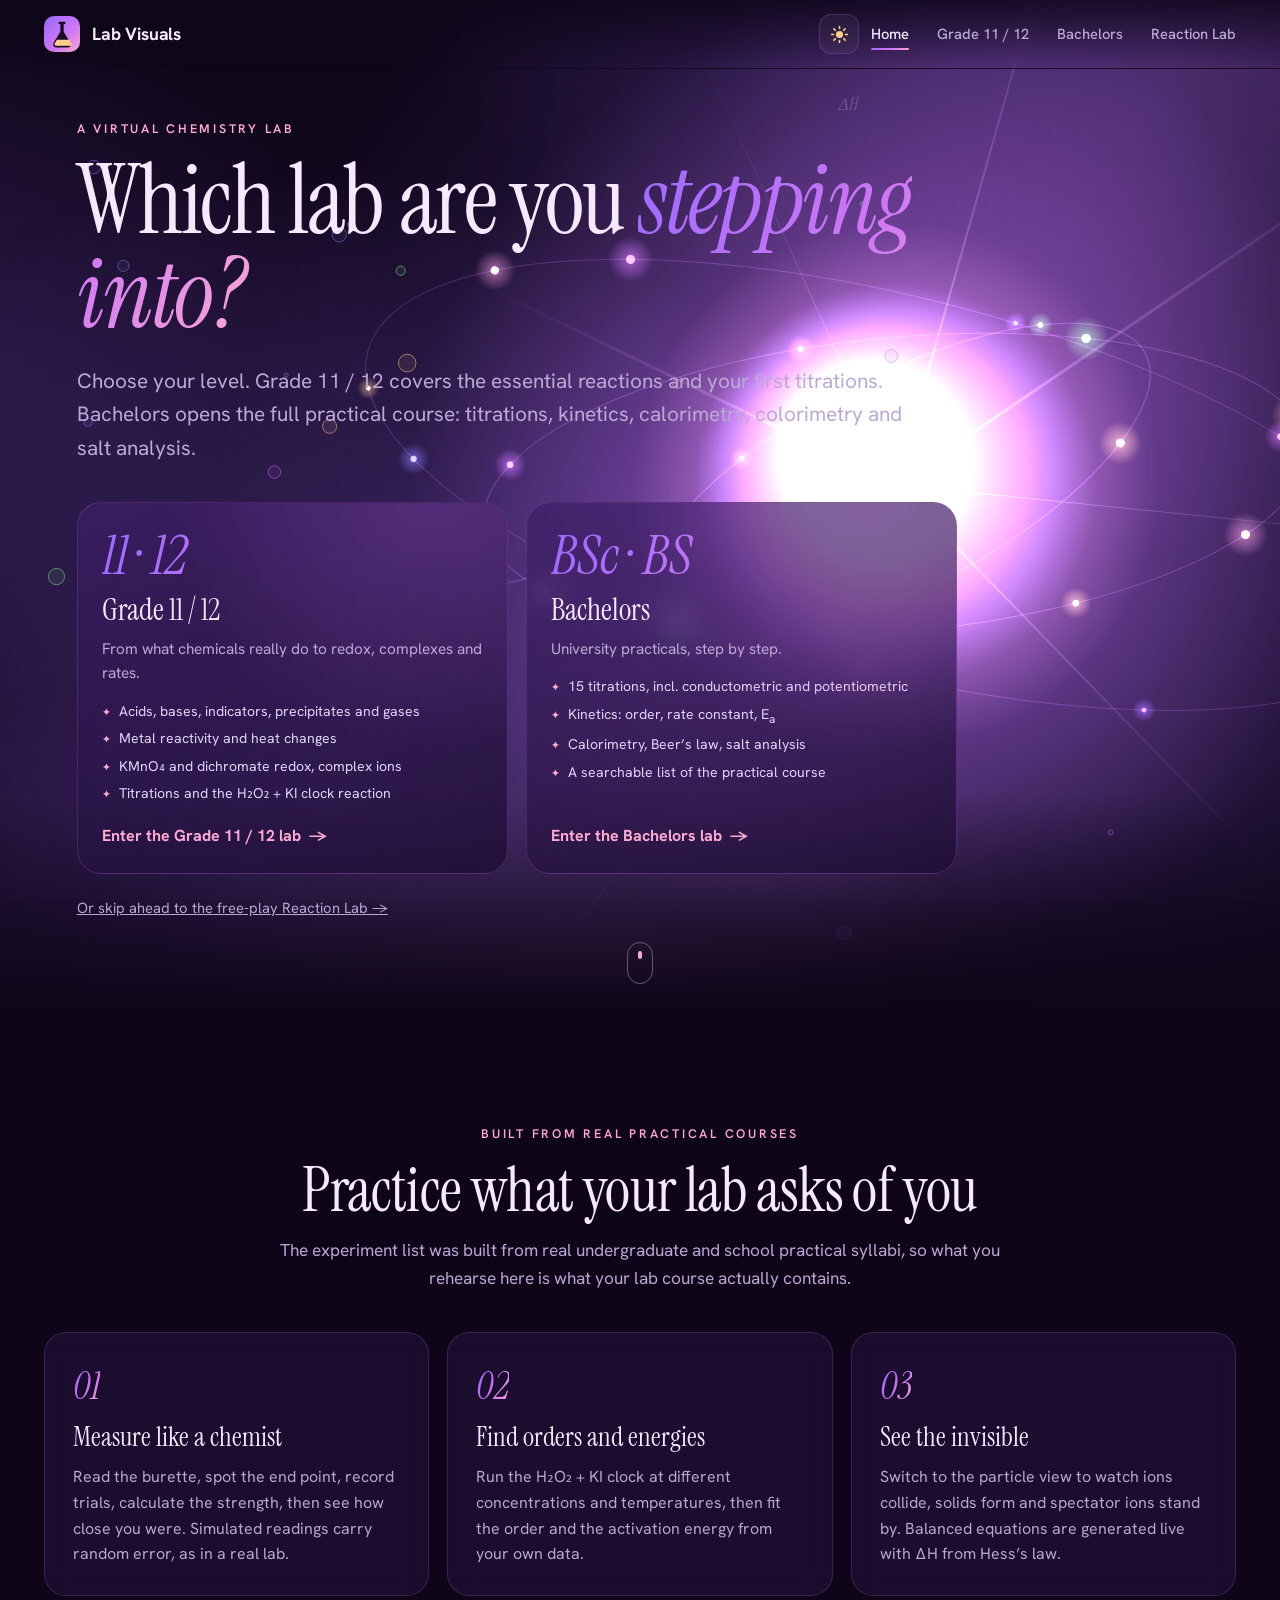
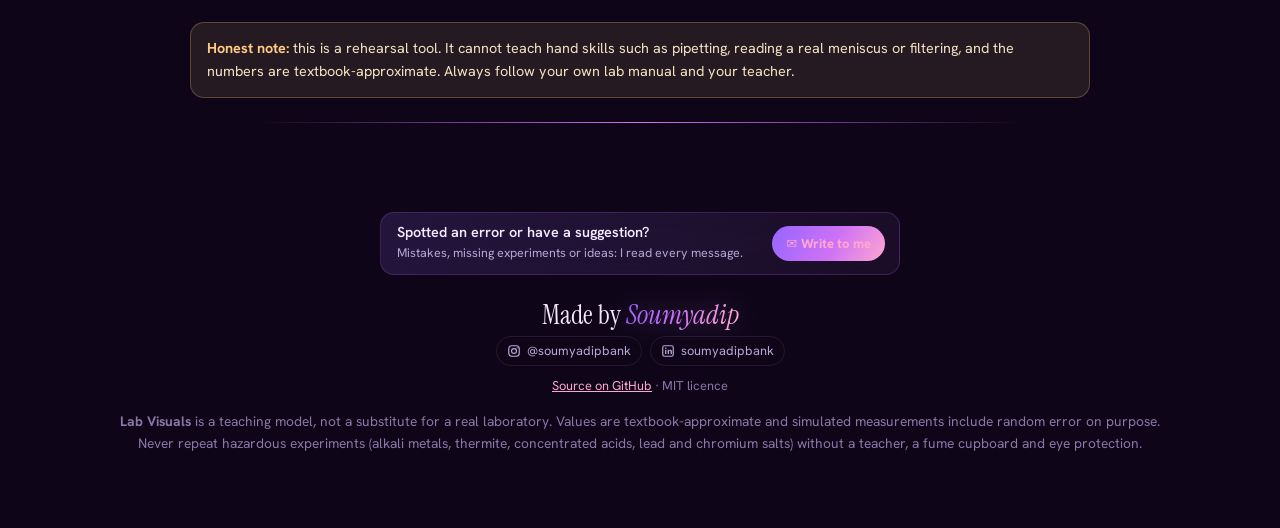
<file: index.html>
<!doctype html>
<html lang="en">
<head>
  <meta charset="utf-8">
  <meta name="viewport" content="width=device-width, initial-scale=1">
  <title>Lab Visuals · Choose your lab</title>
  <meta name="description" content="A virtual chemistry lab for Grade 11 / 12 and Bachelors (BSc / BS) students: reactions, titrations, kinetics, calorimetry, colorimetry and salt analysis, with colour changes and heat effects.">
  <meta name="color-scheme" content="dark light">
  <meta name="theme-color" content="#160923">
  <link rel="icon" href="data:image/svg+xml,%3Csvg xmlns='http://www.w3.org/2000/svg' viewBox='0 0 64 64'%3E%3Crect width='64' height='64' rx='16' fill='%23160923'/%3E%3Cpath d='M26 10h12v4h-3v14l12 20c2 4-1 8-5 8H22c-4 0-7-4-5-8l12-20V14h-3z' fill='%23ce72f5'/%3E%3Cpath d='M23 42h22l4 7c1 2-.5 4-2.5 4h-25c-2 0-3.500-2-2.500-4z' fill='%23fea6d0'/%3E%3C/svg%3E">
  <link rel="preconnect" href="https://fonts.googleapis.com">
  <link rel="preconnect" href="https://fonts.gstatic.com" crossorigin>
  <link href="https://fonts.googleapis.com/css2?family=Hanken+Grotesk:wght@400;500;600;700;800&family=Instrument+Serif:ital@0;1&display=swap" rel="stylesheet">
  <link rel="stylesheet" href="css/style.css">
  <link rel="stylesheet" href="css/pages.css">
  <script src="js/theme.js"></script>
</head>
<body>
  <div id="loader" aria-hidden="true">
    <div class="ld-rays"></div>
    <div class="ld-core"></div>
    <div class="ld-text">Lab Visuals</div>
  </div>
  <a class="skip" href="#levels">Skip to level choice</a>
  <div id="siteHeader"></div>

  <main id="top">
    <section class="hero gate-hero" aria-labelledby="heroH">
      <canvas id="heroCanvas" aria-hidden="true"></canvas>
      <div class="hero-inner">
        <p class="eyebrow reveal">A virtual chemistry lab</p>
        <h1 id="heroH" class="reveal">Which lab are you <em>stepping into?</em></h1>
        <p class="lead reveal">Choose your level. Grade 11 / 12 covers the essential reactions and your first titrations. Bachelors opens the full practical course: titrations, kinetics, calorimetry, colorimetry and salt analysis.</p>

        <div class="levels two" id="levels">
          <a class="level-card reveal" href="school.html?level=school" data-level="school">
            <span class="tag-big">11 · 12</span>
            <h2>Grade 11 / 12</h2>
            <p>From what chemicals really do to redox, complexes and rates.</p>
            <ul><li>Acids, bases, indicators, precipitates and gases</li><li>Metal reactivity and heat changes</li><li>KMnO₄ and dichromate redox, complex ions</li><li>Titrations and the H₂O₂ + KI clock reaction</li></ul>
            <span class="go">Enter the Grade 11 / 12 lab</span>
          </a>
          <a class="level-card reveal" href="bsc.html?level=bsc" data-level="bsc">
            <span class="tag-big">BSc · BS</span>
            <h2>Bachelors</h2>
            <p>University practicals, step by step.</p>
            <ul><li>15 titrations, incl. conductometric and potentiometric</li><li>Kinetics: order, rate constant, E<sub>a</sub></li><li>Calorimetry, Beer’s law, salt analysis</li><li>A searchable list of the practical course</li></ul>
            <span class="go">Enter the Bachelors lab</span>
          </a>
        </div>
        <a class="skip-link reveal" href="lab.html">Or skip ahead to the free-play Reaction Lab →</a>
      </div>
      <a class="scroll-cue" href="#how" aria-label="Scroll down"><span></span></a>
    </section>

    <section class="lab" id="how">
      <div class="section-head reveal">
        <p class="eyebrow">Built from real practical courses</p>
        <h2>Practice what your lab asks of you</h2>
        <p class="sub">The experiment list was built from real undergraduate and school practical syllabi, so what you rehearse here is what your lab course actually contains.</p>
      </div>
      <div class="cards3">
        <article class="feat reveal"><span class="num">01</span><h4>Measure like a chemist</h4><p>Read the burette, spot the end point, record trials, calculate the strength, then see how close you were. Simulated readings carry random error, as in a real lab.</p></article>
        <article class="feat reveal"><span class="num">02</span><h4>Find orders and energies</h4><p>Run the H₂O₂ + KI clock at different concentrations and temperatures, then fit the order and the activation energy from your own data.</p></article>
        <article class="feat reveal"><span class="num">03</span><h4>See the invisible</h4><p>Switch to the particle view to watch ions collide, solids form and spectator ions stand by. Balanced equations are generated live with ΔH from Hess’s law.</p></article>
      </div>
      <p class="note-box" style="max-width:900px;margin:26px auto 0"><b>Honest note:</b> this is a rehearsal tool. It cannot teach hand skills such as pipetting, reading a real meniscus or filtering, and the numbers are textbook-approximate. Always follow your own lab manual and your teacher.</p>
    </section>
  </main>

  <div id="siteFooter"></div>

  <script src="js/common.js"></script>
  <script src="js/hero.js"></script>
  <script src="js/fx.js"></script>
  <script>
    // remember the chosen level (the link also carries ?level=)
    document.querySelectorAll('.level-card').forEach(function (a) {
      a.addEventListener('click', function () { if (window.LevelInfo) LevelInfo.set(a.dataset.level); });
    });
  </script>
</body>
</html>
</file>
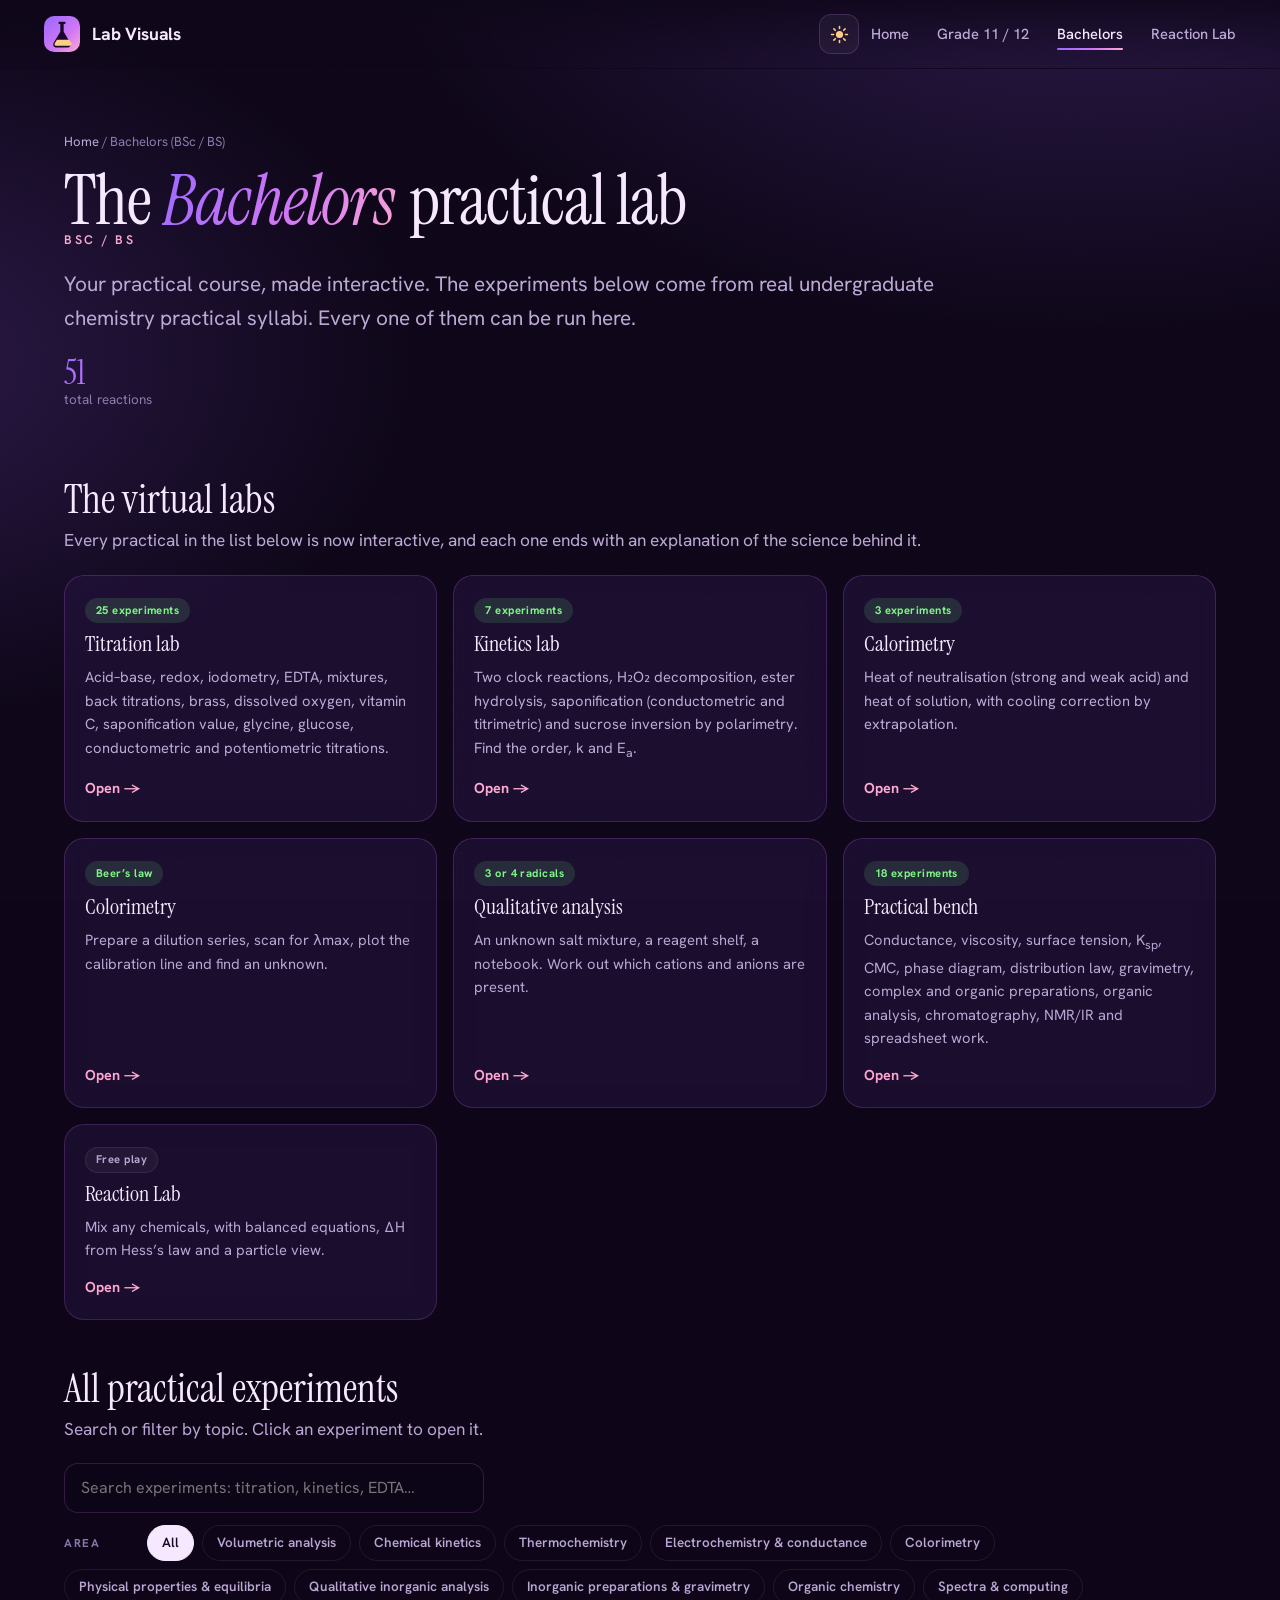
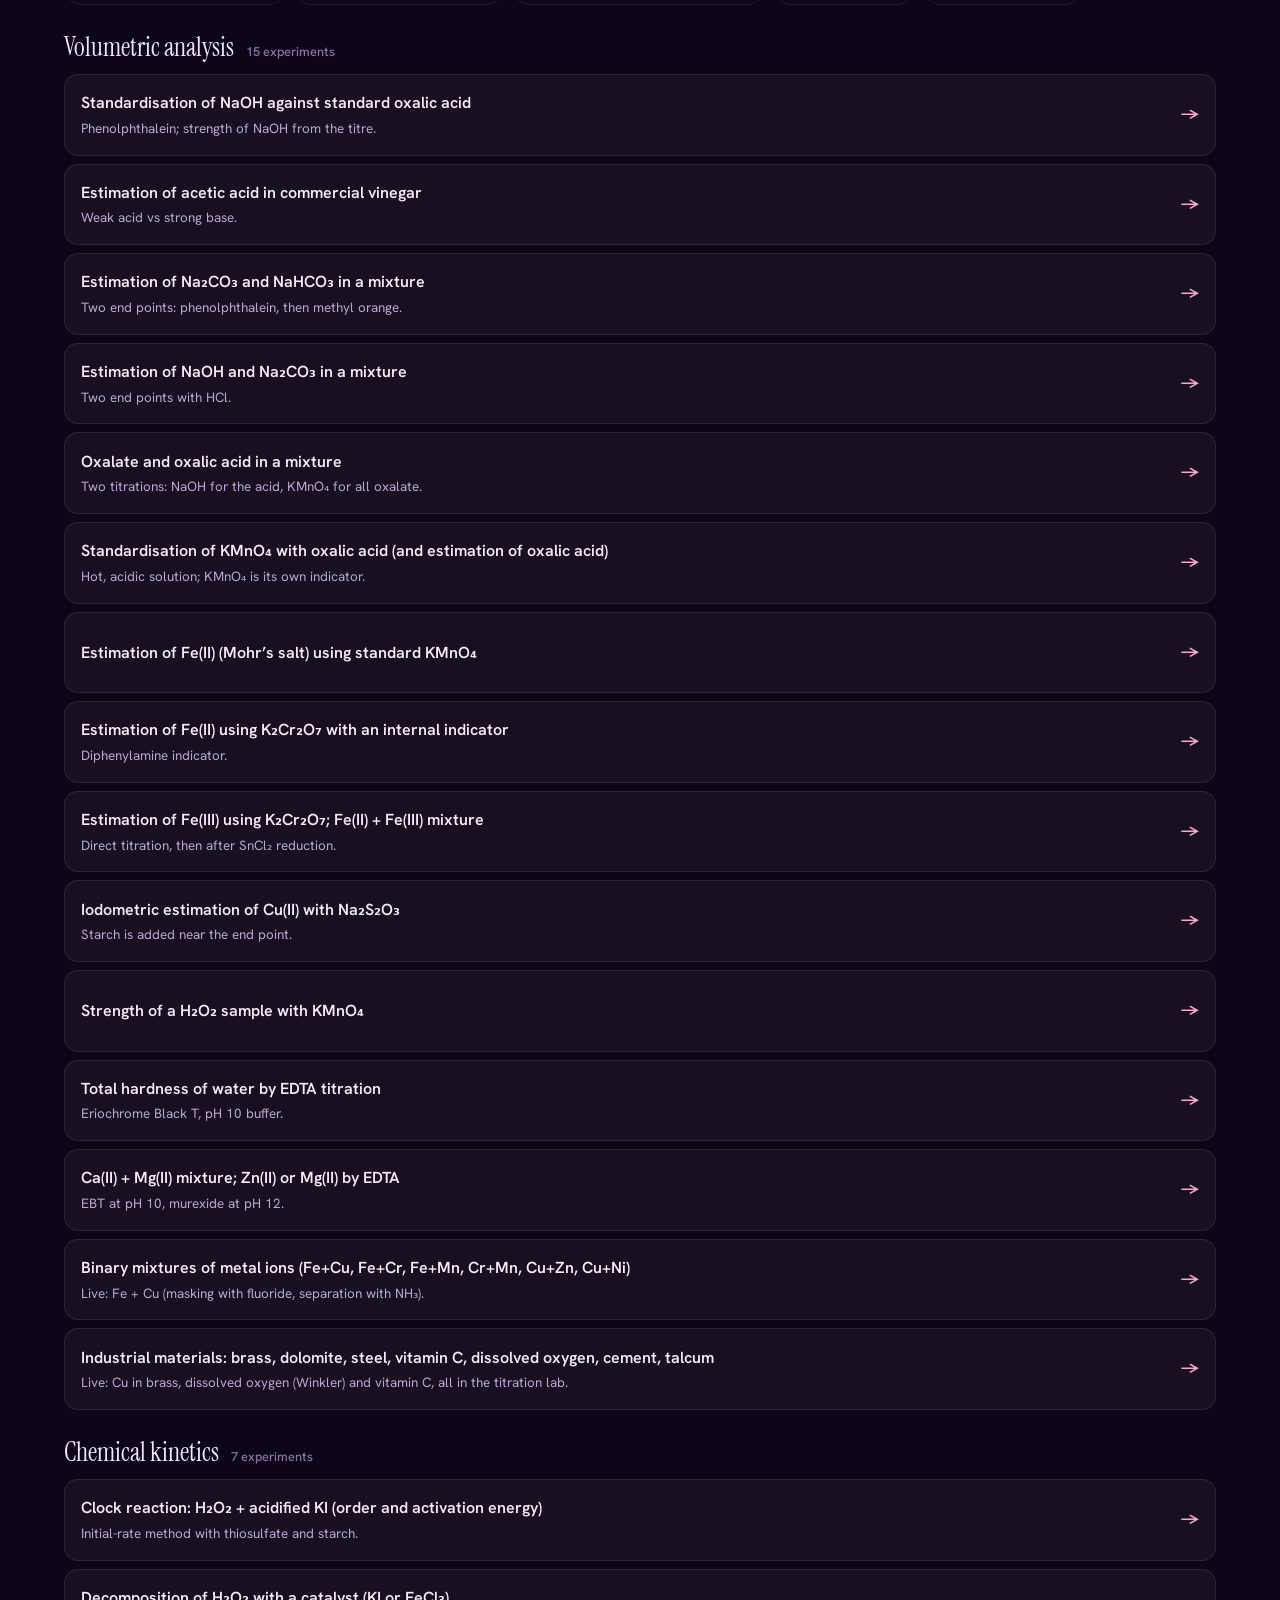
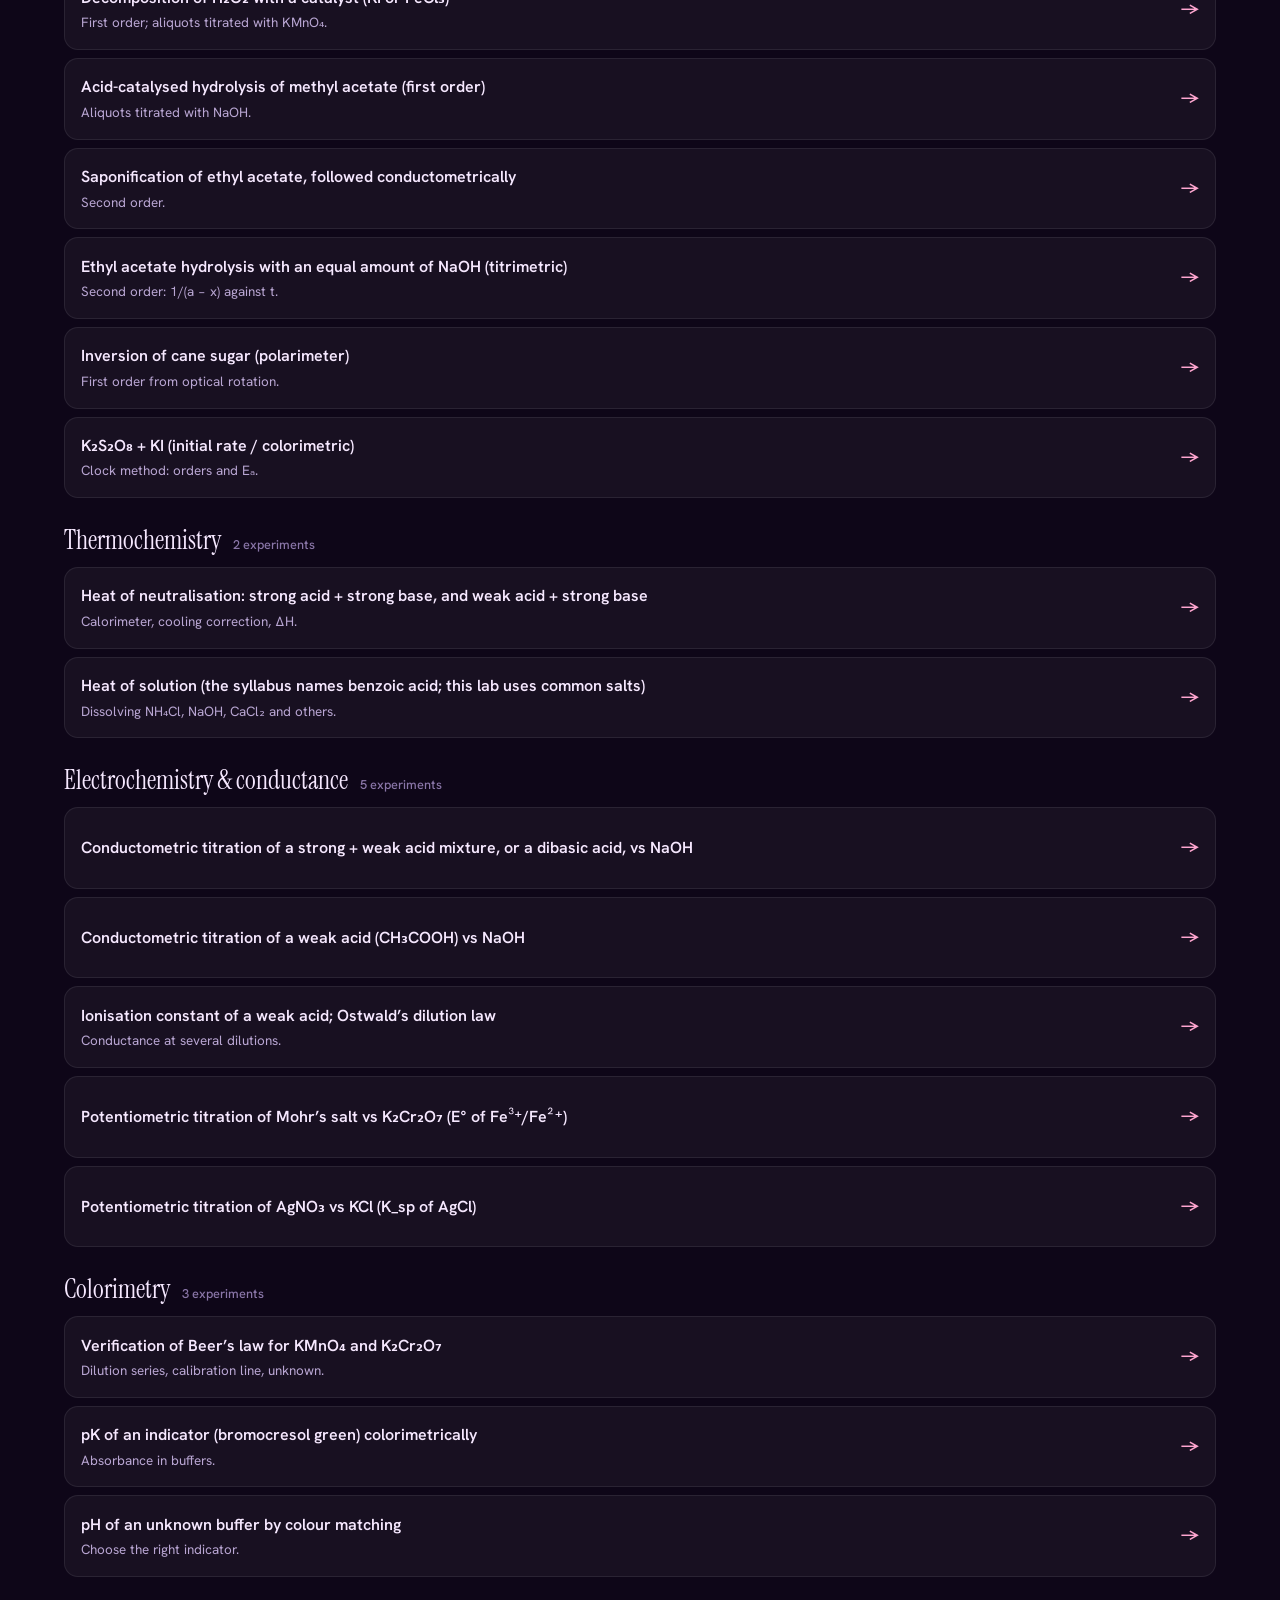
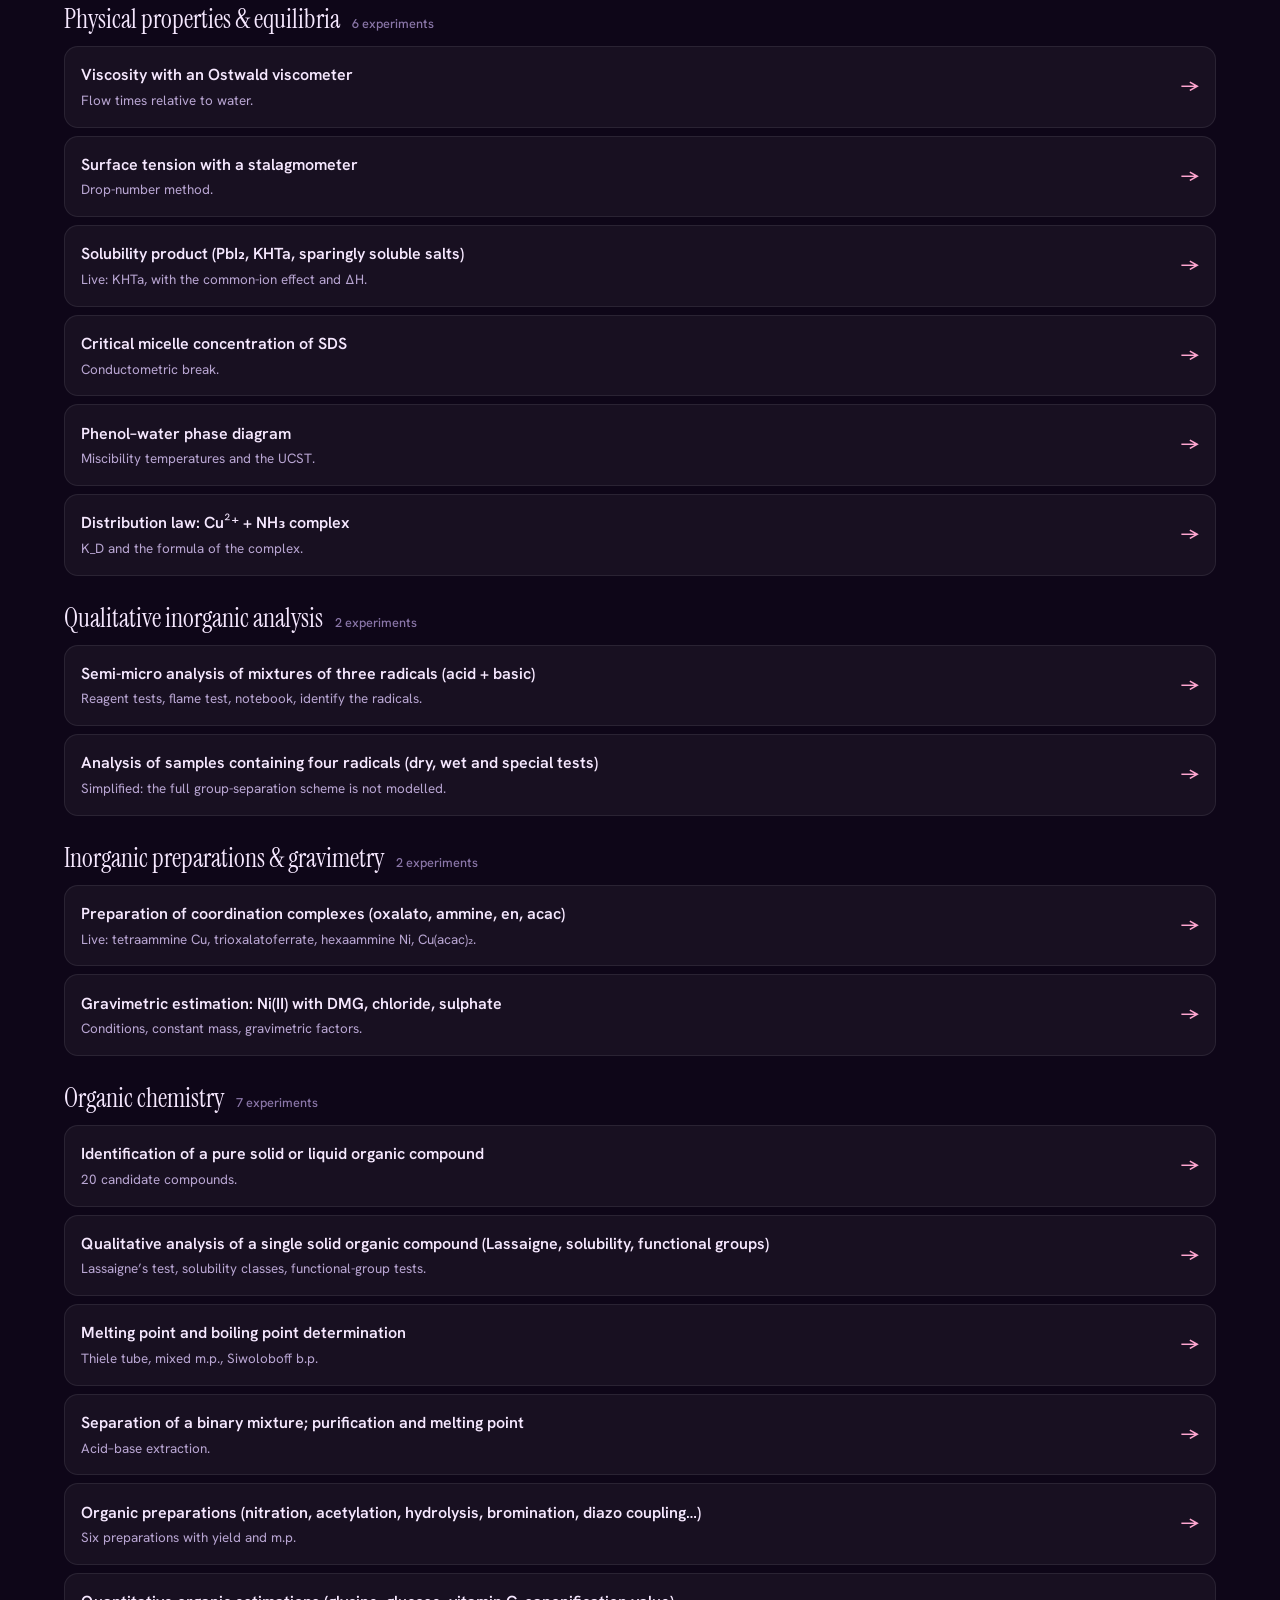
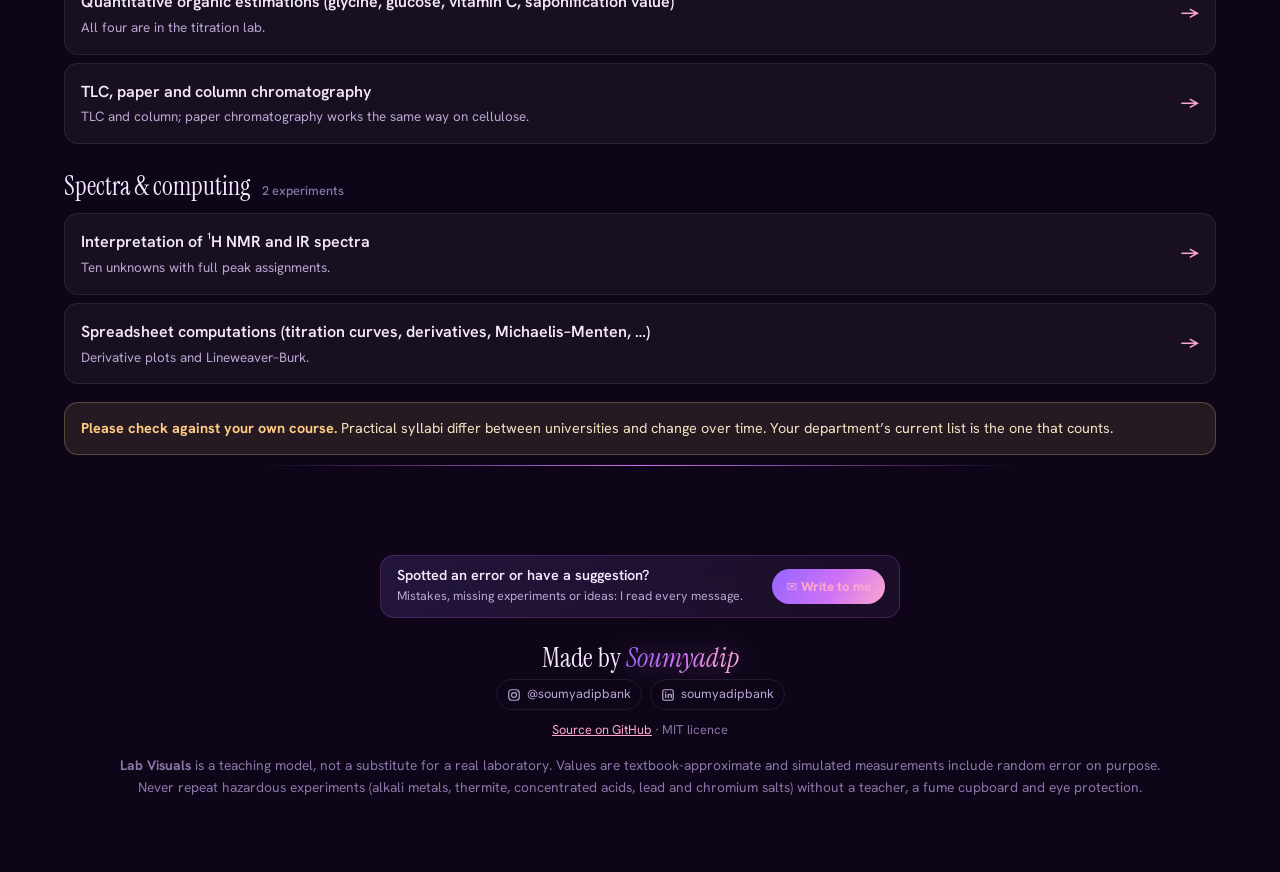
<file: bsc.html>
<!doctype html>
<html lang="en">
<head>
  <meta charset="utf-8">
  <meta name="viewport" content="width=device-width, initial-scale=1">
  <title>Bachelors (BSc / BS) lab · Lab Visuals</title>
  <meta name="description" content="Virtual Bachelors (BSc / BS) chemistry practicals: titrations, kinetics, calorimetry, colorimetry and salt analysis, with a searchable list of the practical course.">
  <meta name="color-scheme" content="dark light">
  <meta name="theme-color" content="#160923">
  <link rel="icon" href="data:image/svg+xml,%3Csvg xmlns='http://www.w3.org/2000/svg' viewBox='0 0 64 64'%3E%3Crect width='64' height='64' rx='16' fill='%23160923'/%3E%3Cpath d='M26 10h12v4h-3v14l12 20c2 4-1 8-5 8H22c-4 0-7-4-5-8l12-20V14h-3z' fill='%23ce72f5'/%3E%3C/svg%3E">
  <link rel="preconnect" href="https://fonts.googleapis.com">
  <link rel="preconnect" href="https://fonts.gstatic.com" crossorigin>
  <link href="https://fonts.googleapis.com/css2?family=Hanken+Grotesk:wght@400;500;600;700;800&family=Instrument+Serif:ital@0;1&display=swap" rel="stylesheet">
  <link rel="stylesheet" href="css/style.css">
  <link rel="stylesheet" href="css/pages.css">
  <script src="js/theme.js"></script>
</head>
<body>
  <div id="siteHeader"></div>
  <main>
    <div class="wrap">
      <section class="page-head">
        <p class="crumbs"><a href="index.html">Home</a> / Bachelors (BSc / BS)</p>
        <h1>The <em>Bachelors</em> practical lab</h1>
        <p class="eyebrow" style="margin:-6px 0 10px">BSc / BS</p>
        <p class="lead">Your practical course, made interactive. The experiments below come from real undergraduate chemistry practical syllabi. Every one of them can be run here.</p>
        <div class="stat-row" id="stats"></div>
      </section>

      <section class="section reveal">
        <h2>The virtual labs</h2>
        <p class="sub">Every practical in the list below is now interactive, and each one ends with an explanation of the science behind it.</p>
        <div class="cards">
          <a class="xcard" href="titration.html?level=bsc"><div class="meta"><span class="pill-tag live">25 experiments</span></div><h3>Titration lab</h3><p>Acid–base, redox, iodometry, EDTA, mixtures, back titrations, brass, dissolved oxygen, vitamin C, saponification value, glycine, glucose, conductometric and potentiometric titrations.</p><span class="go">Open</span></a>
          <a class="xcard" href="kinetics.html?level=bsc"><div class="meta"><span class="pill-tag live">7 experiments</span></div><h3>Kinetics lab</h3><p>Two clock reactions, H₂O₂ decomposition, ester hydrolysis, saponification (conductometric and titrimetric) and sucrose inversion by polarimetry. Find the order, k and E<sub>a</sub>.</p><span class="go">Open</span></a>
          <a class="xcard" href="calorimetry.html?level=bsc"><div class="meta"><span class="pill-tag live">3 experiments</span></div><h3>Calorimetry</h3><p>Heat of neutralisation (strong and weak acid) and heat of solution, with cooling correction by extrapolation.</p><span class="go">Open</span></a>
          <a class="xcard" href="colorimetry.html?level=bsc"><div class="meta"><span class="pill-tag live">Beer’s law</span></div><h3>Colorimetry</h3><p>Prepare a dilution series, scan for λmax, plot the calibration line and find an unknown.</p><span class="go">Open</span></a>
          <a class="xcard" href="salt-analysis.html?level=bsc&n=3"><div class="meta"><span class="pill-tag live">3 or 4 radicals</span></div><h3>Qualitative analysis</h3><p>An unknown salt mixture, a reagent shelf, a notebook. Work out which cations and anions are present.</p><span class="go">Open</span></a>
          <a class="xcard" href="practicals.html?level=bsc"><div class="meta"><span class="pill-tag live">18 experiments</span></div><h3>Practical bench</h3><p>Conductance, viscosity, surface tension, K<sub>sp</sub>, CMC, phase diagram, distribution law, gravimetry, complex and organic preparations, organic analysis, chromatography, NMR/IR and spreadsheet work.</p><span class="go">Open</span></a>
          <a class="xcard" href="lab.html?level=bsc"><div class="meta"><span class="pill-tag">Free play</span></div><h3>Reaction Lab</h3><p>Mix any chemicals, with balanced equations, ΔH from Hess’s law and a particle view.</p><span class="go">Open</span></a>
        </div>
      </section>

      <section class="section" id="map">
        <h2>All practical experiments</h2>
        <p class="sub">Search or filter by topic. Click an experiment to open it.</p>
        <div class="filters" id="filters"></div>
        <div id="syl"></div>
        <p class="note-box"><b>Please check against your own course.</b> Practical syllabi differ between universities and change over time. Your department’s current list is the one that counts.</p>
      </section>
    </div>
  </main>
  <div id="siteFooter"></div>
  <script src="js/common.js"></script>
  <script src="js/syllabus.js"></script>
  <script src="js/bsc.js"></script>
  <script src="js/hero.js"></script>
  <script src="js/fx.js"></script>
</body>
</html>
</file>
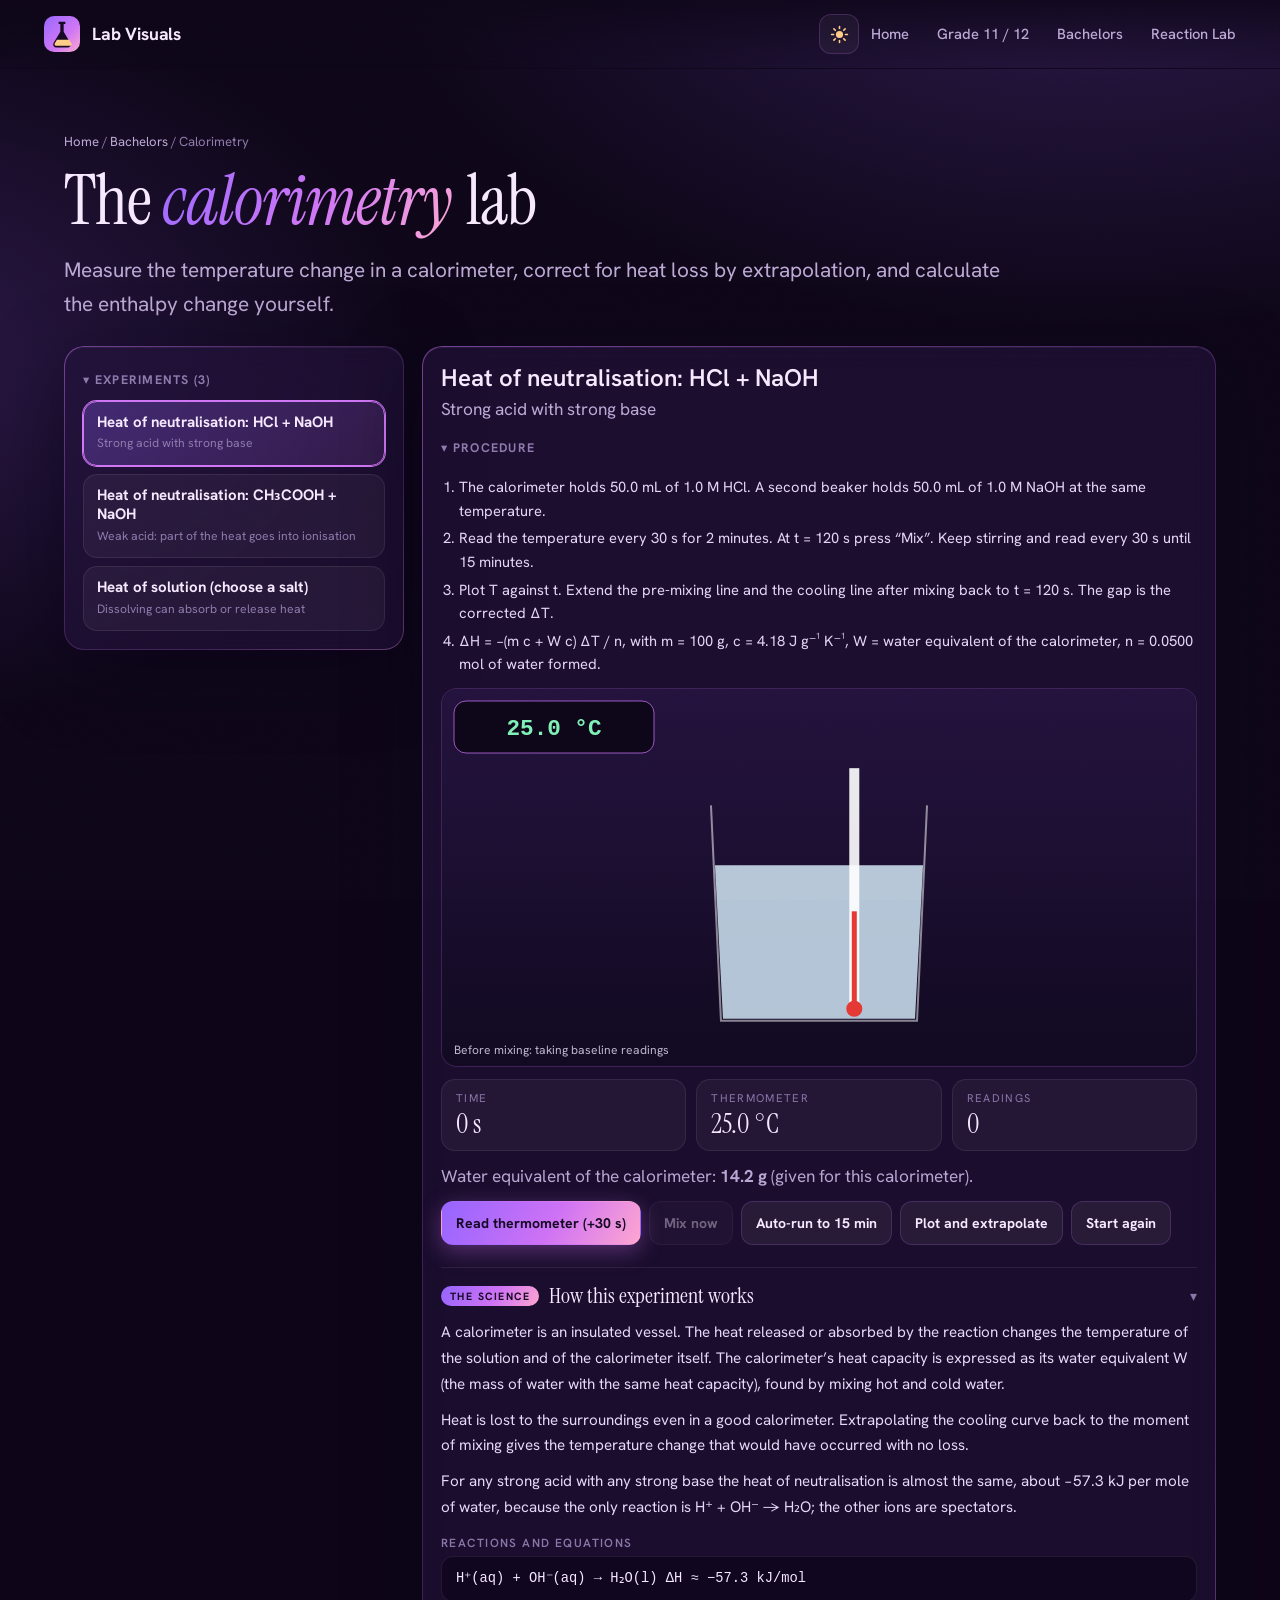
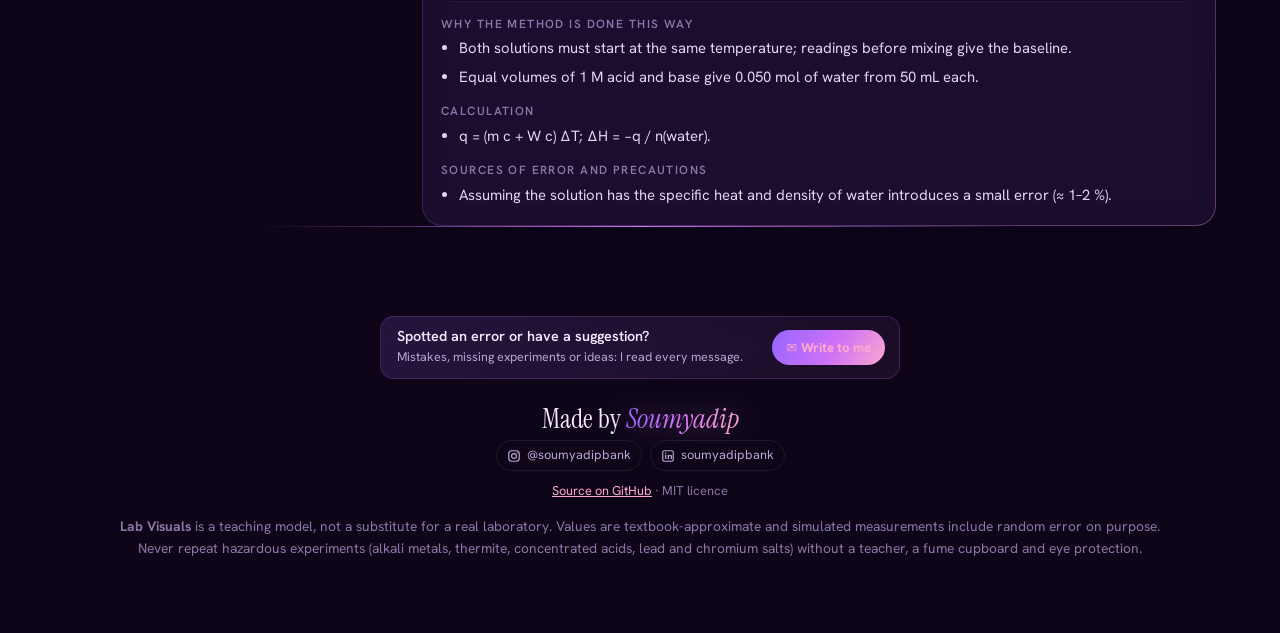
<file: calorimetry.html>
<!doctype html>
<html lang="en">
<head>
  <meta charset="utf-8">
  <meta name="viewport" content="width=device-width, initial-scale=1">
  <title>Calorimetry · Lab Visuals</title>
  <meta name="description" content="Virtual calorimetry lab: heat of neutralisation (strong and weak acid) and heat of solution, with a cooling correction by extrapolation.">
  <meta name="color-scheme" content="dark light">
  <meta name="theme-color" content="#160923">
  <link rel="icon" href="data:image/svg+xml,%3Csvg xmlns='http://www.w3.org/2000/svg' viewBox='0 0 64 64'%3E%3Crect width='64' height='64' rx='16' fill='%23160923'/%3E%3Cpath d='M26 10h12v4h-3v14l12 20c2 4-1 8-5 8H22c-4 0-7-4-5-8l12-20V14h-3z' fill='%23ce72f5'/%3E%3C/svg%3E">
  <link rel="preconnect" href="https://fonts.googleapis.com">
  <link rel="preconnect" href="https://fonts.gstatic.com" crossorigin>
  <link href="https://fonts.googleapis.com/css2?family=Hanken+Grotesk:wght@400;500;600;700;800&family=Instrument+Serif:ital@0;1&display=swap" rel="stylesheet">
  <link rel="stylesheet" href="css/style.css">
  <link rel="stylesheet" href="css/pages.css">
  <script src="js/theme.js"></script>
</head>
<body data-sim="calorimetry">
  <div id="siteHeader"></div>
  <main>
    <div class="wrap">
      <section class="page-head">
        <p class="crumbs"><a href="index.html">Home</a> / <a id="crumbLevel" href="bsc.html">Lab</a> / Calorimetry</p>
        <h1>The <em>calorimetry</em> lab</h1>
        <p class="lead" id="lead">Measure the temperature change in a calorimeter, correct for heat loss by extrapolation, and calculate the enthalpy change yourself.</p>
      </section>
      <section class="sim-grid">
        <aside class="panel">
          <details id="expDetails" open><summary class="lbl-sum">Experiments <span id="expCount"></span></summary>
            <div class="exp-list" id="expList"></div>
            <p class="note-box" id="levelNote" hidden></p>
          </details>
        </aside>
        <div class="panel" id="work">
          <h2 id="expTitle" style="margin:0 0 4px"></h2>
          <p class="sub" id="expSub" style="margin:0 0 10px"></p>
          <details class="steps-box" open><summary class="lbl-sum">Procedure</summary><ol class="steps" id="steps"></ol></details>
          <div class="sim-canvas-wrap" style="margin-top:12px"><canvas id="bench" width="760" height="400" aria-label="Calorimeter with thermometer"></canvas></div>
          <div class="readout-row" id="readouts"></div>
          <div id="params"></div>
          <div class="btn-row" id="actions"></div>
          <div id="msg" role="status" aria-live="polite"></div>
          <div class="chart-box" id="chartBox" hidden><h4 id="chartTitle">Plot</h4><canvas id="chart" style="height:250px"></canvas></div>
          <div id="trialsBox"></div>
          <div id="answerBox"></div>
        </div>
      </section>
    </div>
  </main>
  <div id="siteFooter"></div>
  <script src="js/common.js"></script>
  <script src="js/data.js"></script>
  <script src="js/labcalc.js"></script>
  <script src="js/chart.js"></script>
  <script src="js/theory.js"></script>
  <script src="js/calorimetry.js"></script>
  <script src="js/fx.js"></script>
</body>
</html>
</file>
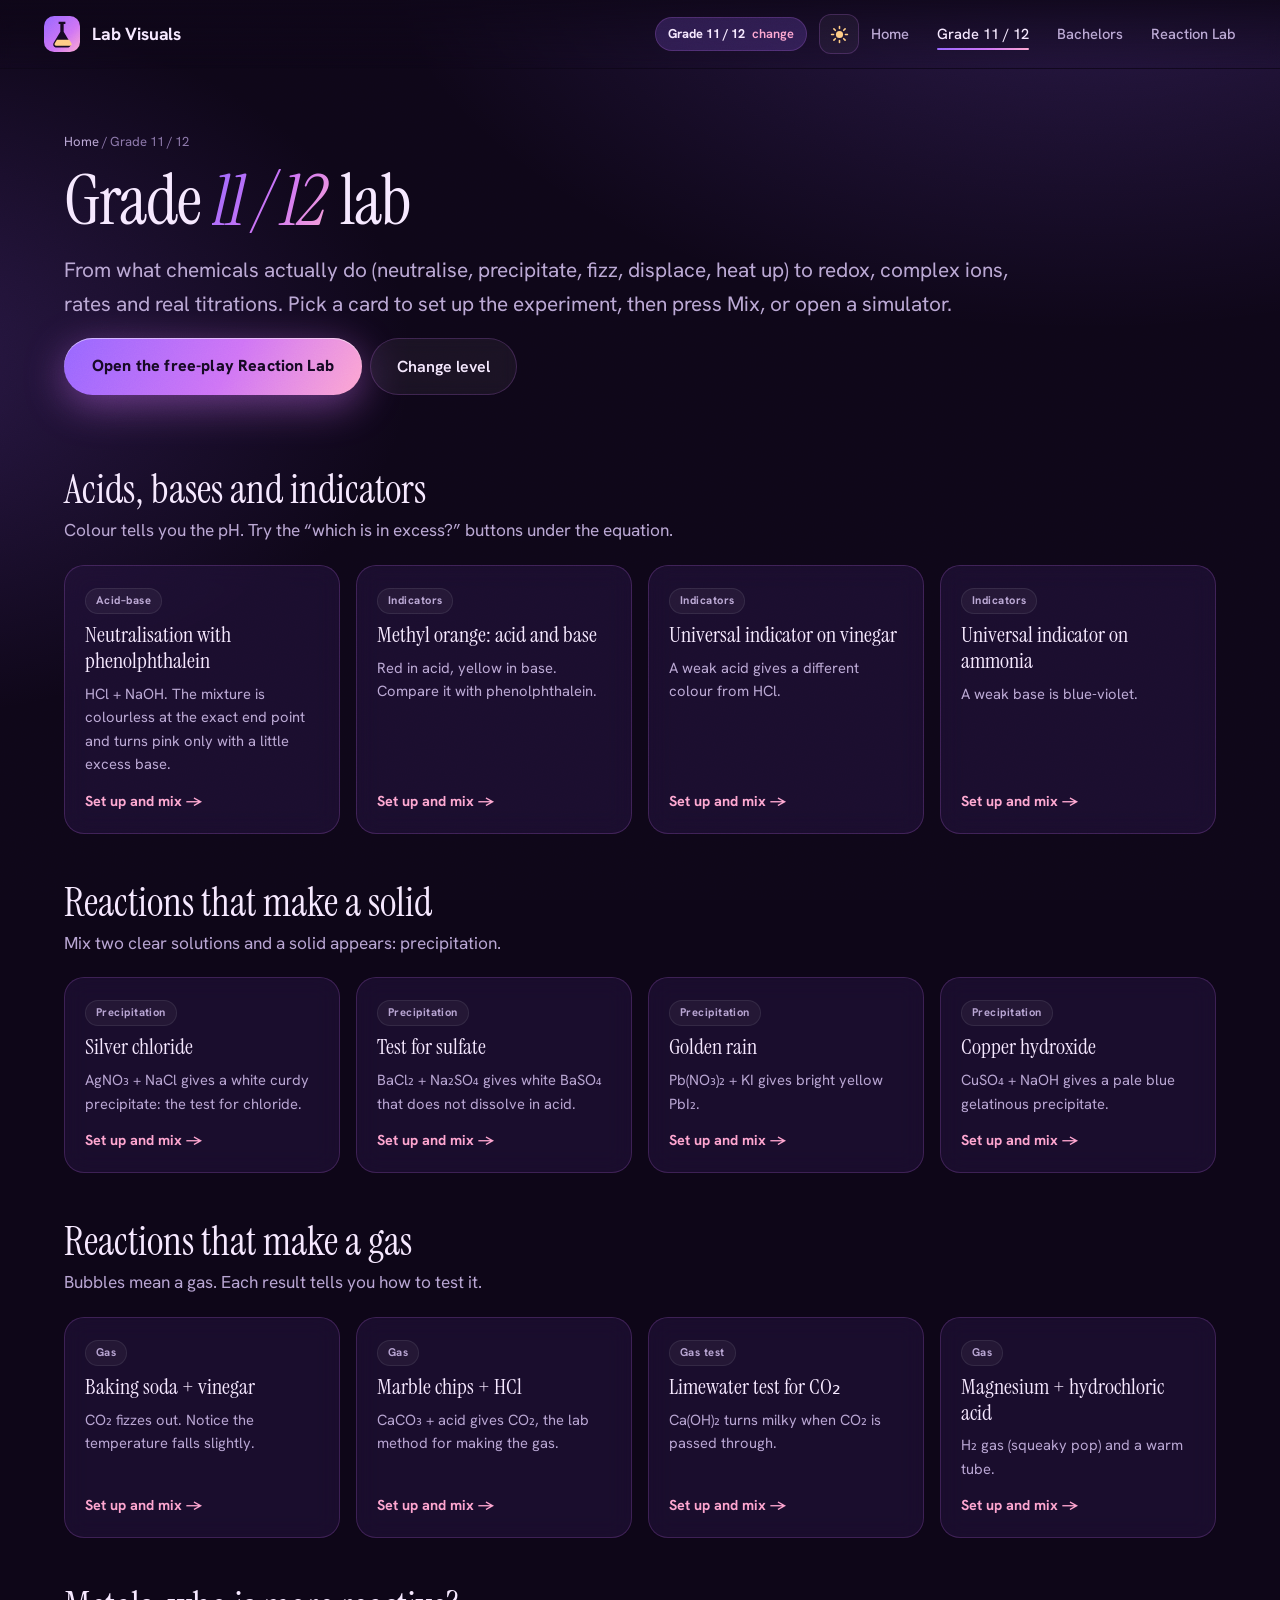
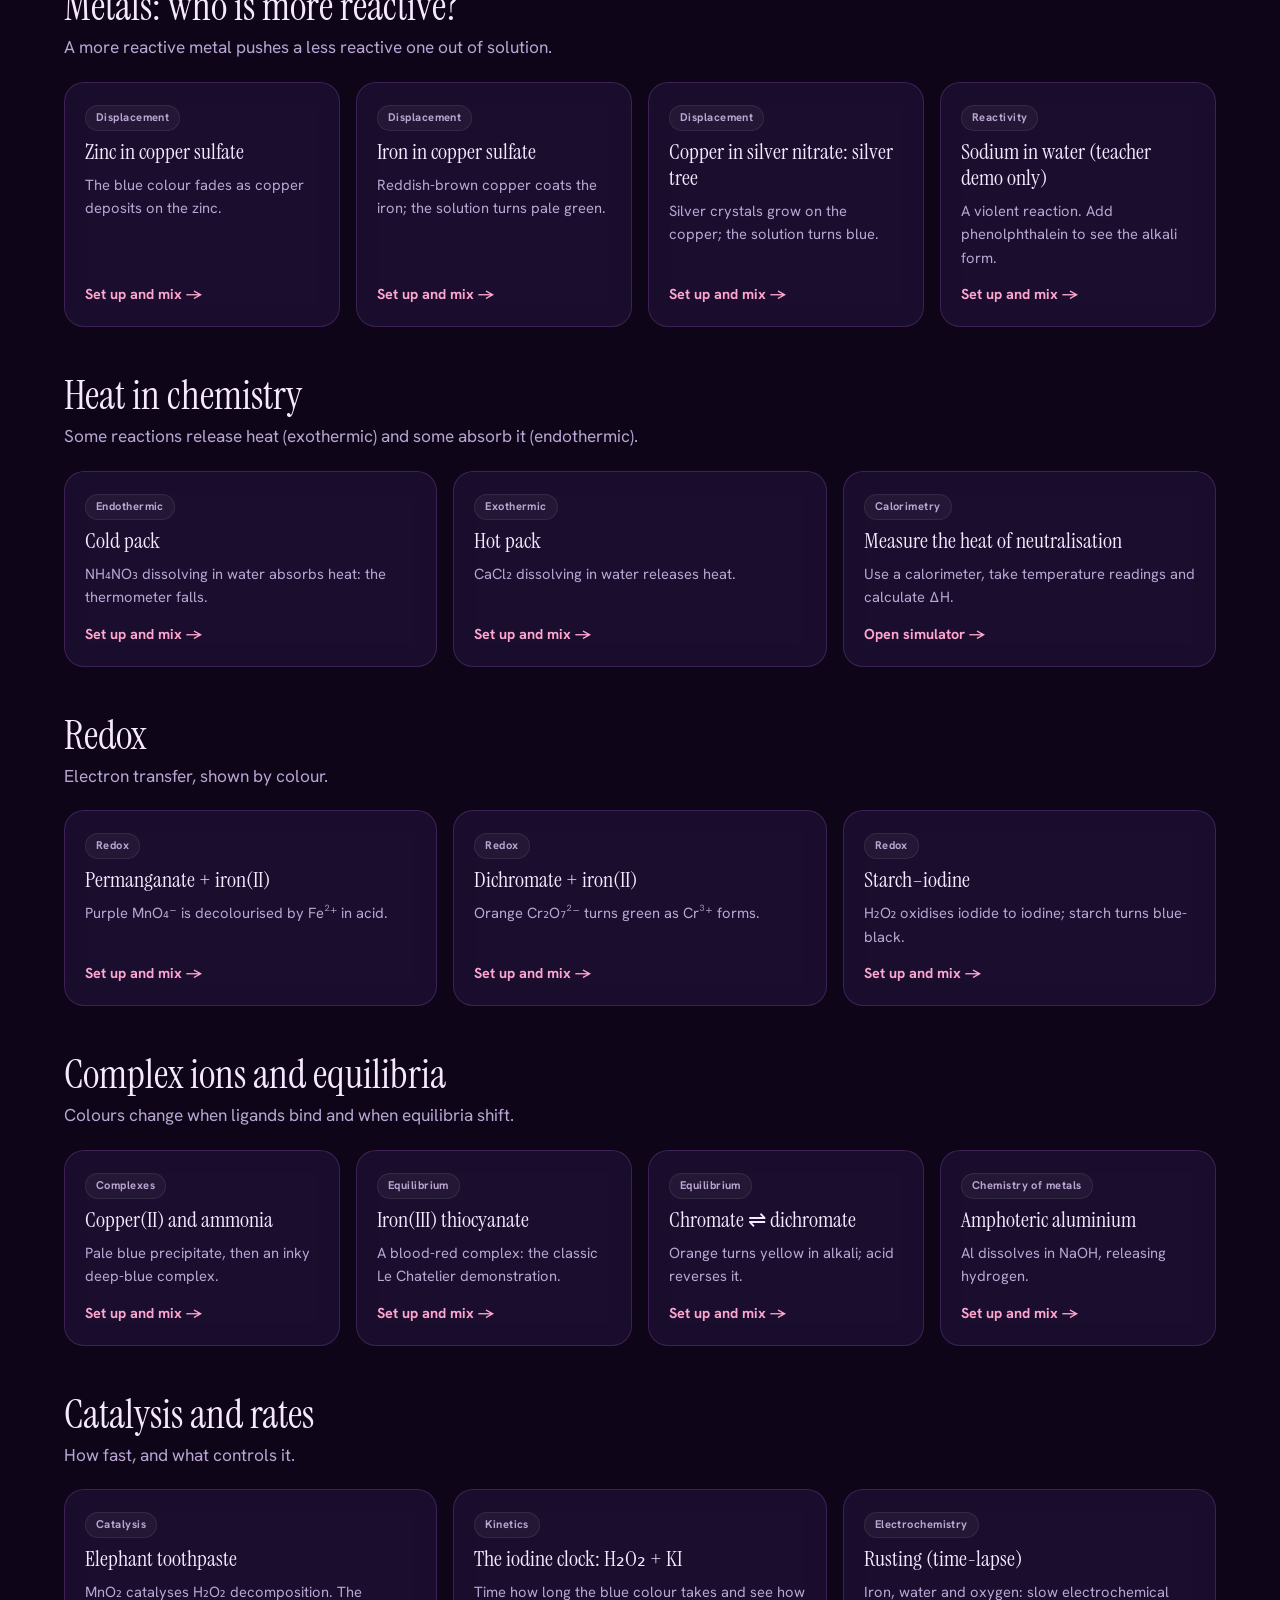
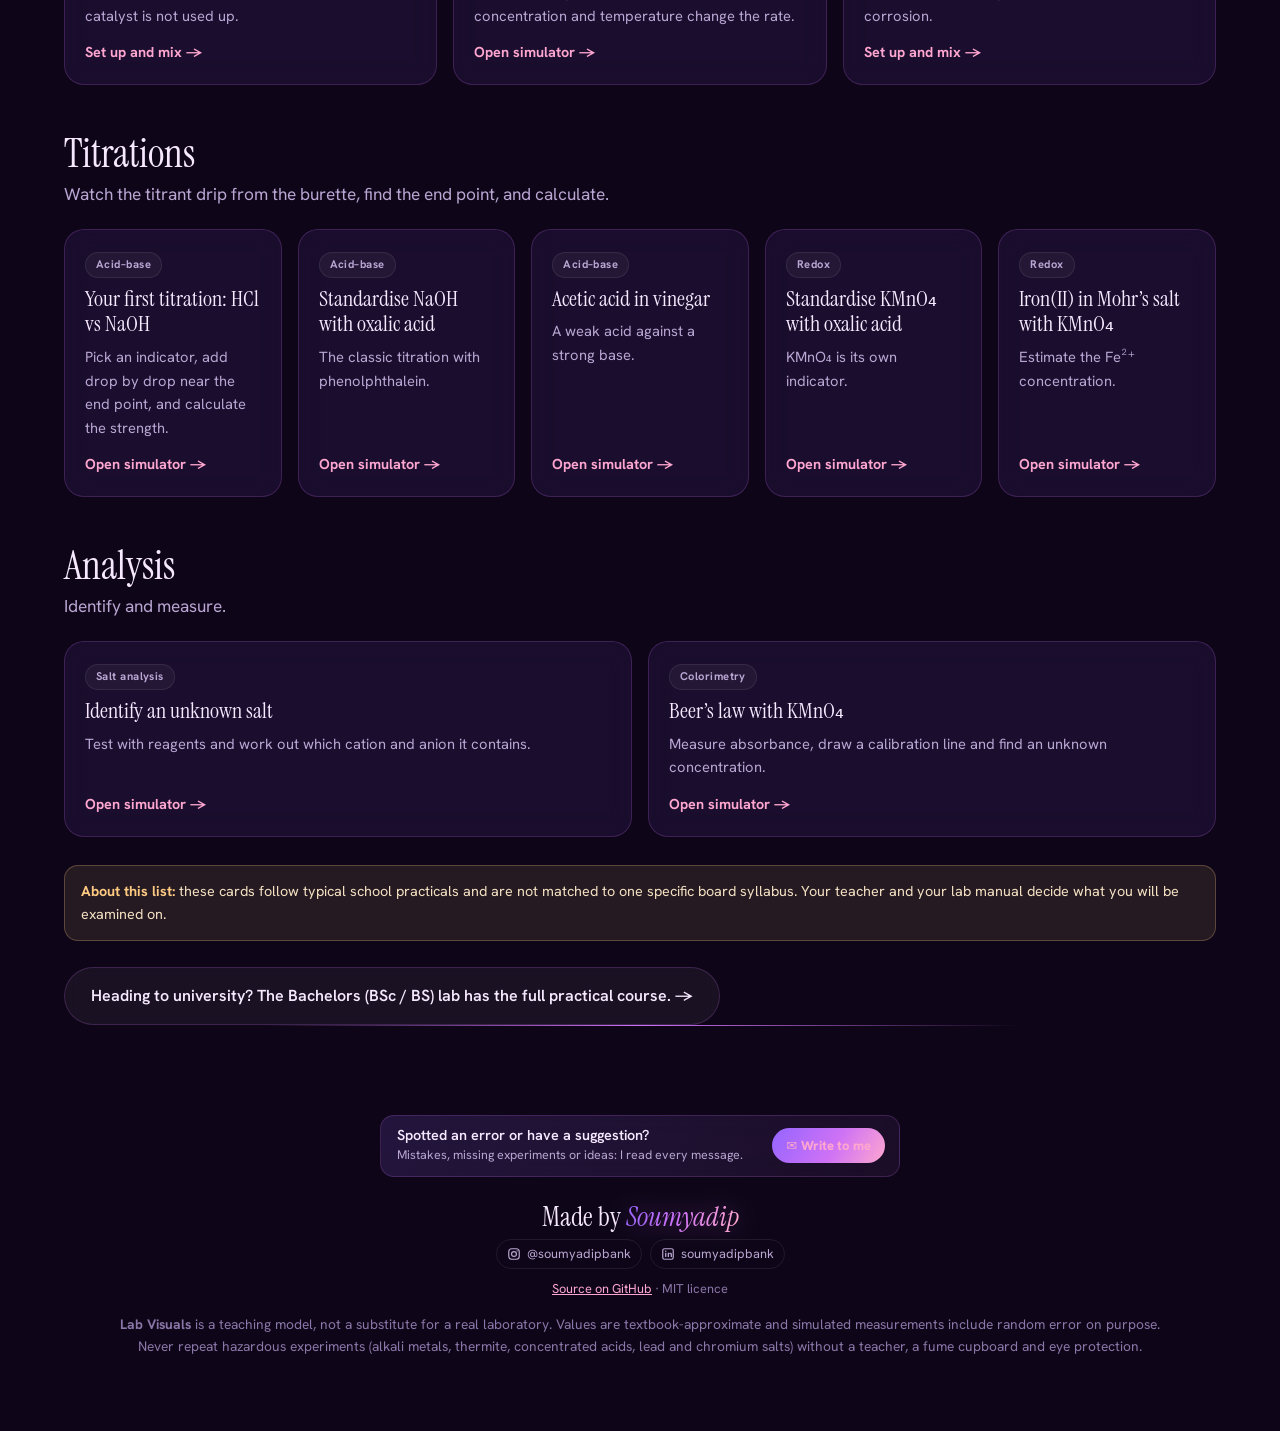
<file: class11.html>
<!doctype html>
<html lang="en">
<head>
  <meta charset="utf-8">
  <meta name="viewport" content="width=device-width, initial-scale=1">
  <title>Grade 11 / 12 lab · Lab Visuals</title>
  <meta http-equiv="refresh" content="0; url=school.html?level=school">
  <link rel="canonical" href="school.html">
  <script>location.replace('school.html?level=school');</script>
</head>
<body style="background:#160923;color:#eee;font-family:system-ui,sans-serif;padding:24px">
  <p>The Grade 11 and Grade 12 labs are now one page: <a href="school.html?level=school" style="color:#fea6d0">Grade 11 / 12 lab</a>.</p>
</body>
</html>
</file>
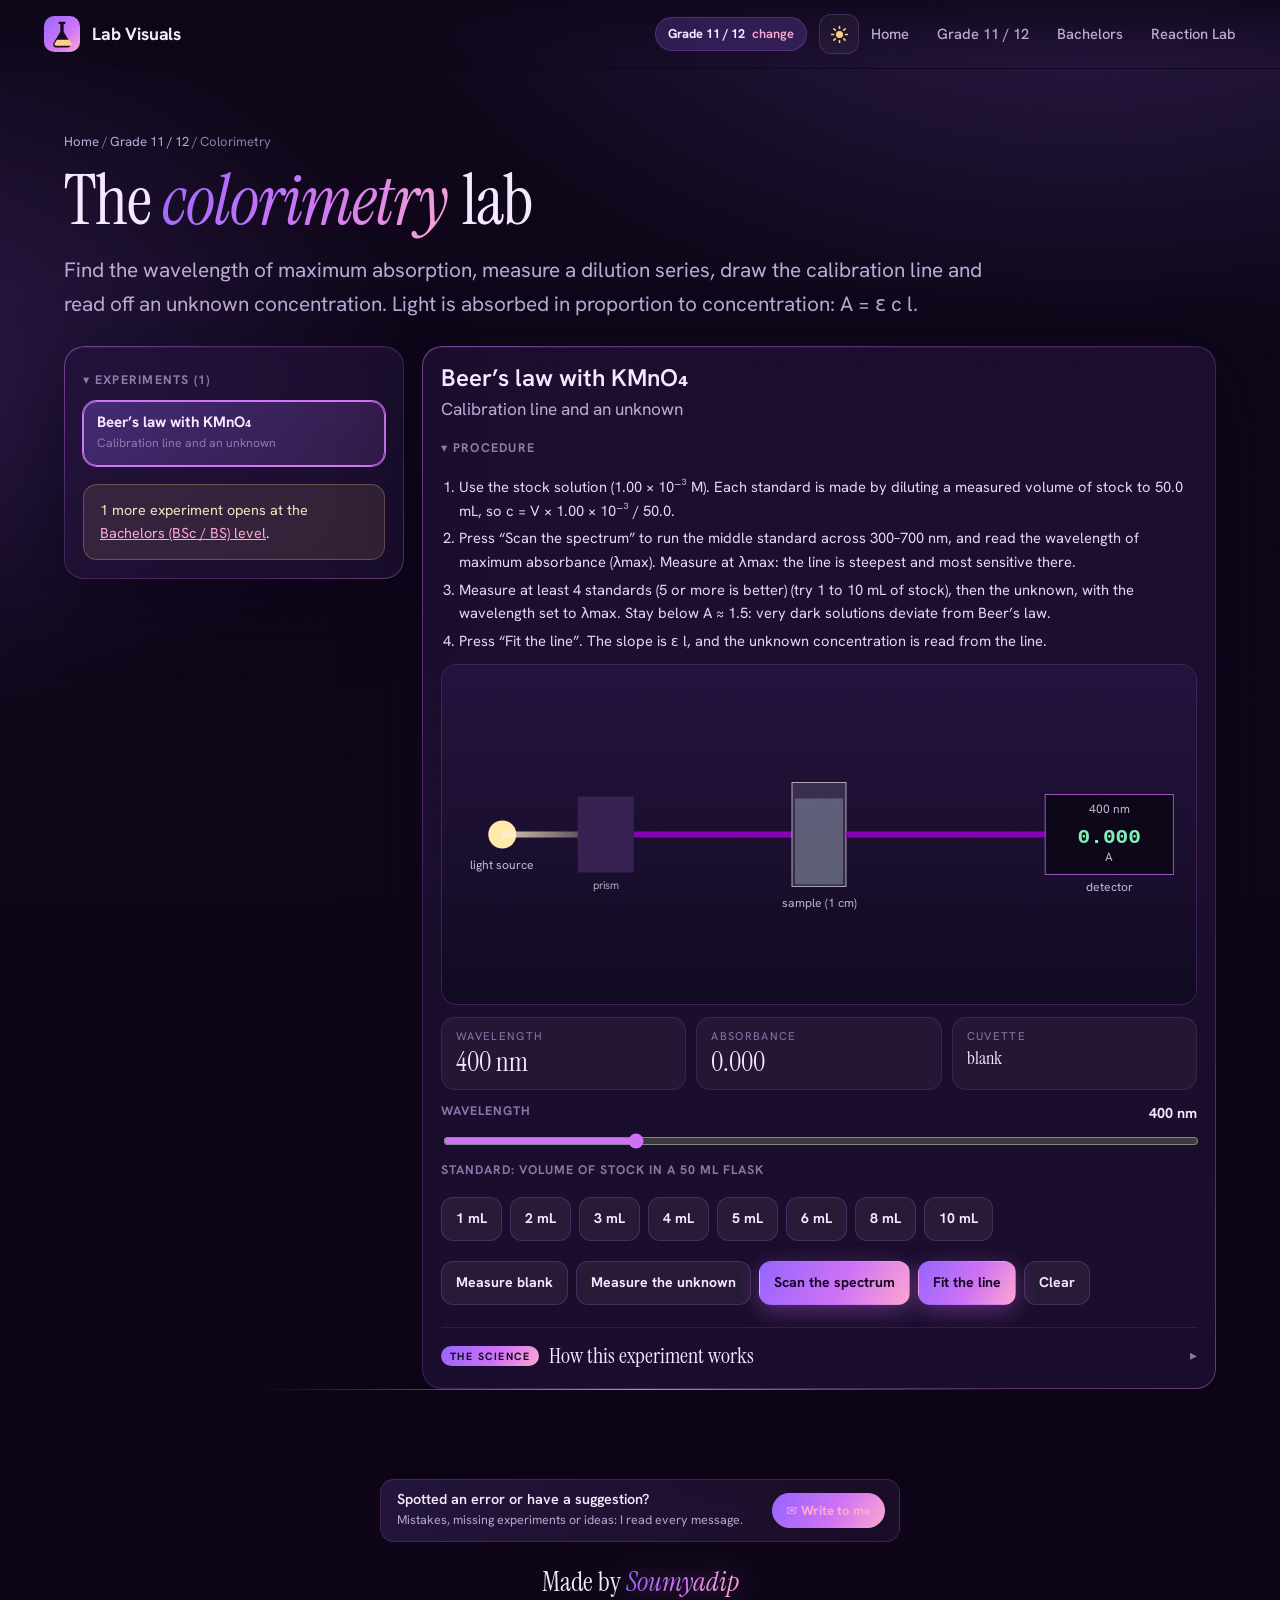
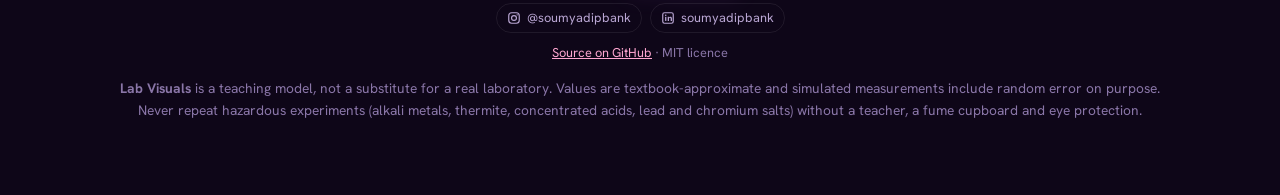
<file: colorimetry.html>
<!doctype html>
<html lang="en">
<head>
  <meta charset="utf-8">
  <meta name="viewport" content="width=device-width, initial-scale=1">
  <title>Colorimetry · Lab Visuals</title>
  <meta name="description" content="Virtual colorimetry and spectrophotometry: scan for lambda max, build a Beer-Lambert calibration line with a dilution series and find an unknown concentration.">
  <meta name="color-scheme" content="dark light">
  <meta name="theme-color" content="#160923">
  <link rel="icon" href="data:image/svg+xml,%3Csvg xmlns='http://www.w3.org/2000/svg' viewBox='0 0 64 64'%3E%3Crect width='64' height='64' rx='16' fill='%23160923'/%3E%3Cpath d='M26 10h12v4h-3v14l12 20c2 4-1 8-5 8H22c-4 0-7-4-5-8l12-20V14h-3z' fill='%23ce72f5'/%3E%3C/svg%3E">
  <link rel="preconnect" href="https://fonts.googleapis.com">
  <link rel="preconnect" href="https://fonts.gstatic.com" crossorigin>
  <link href="https://fonts.googleapis.com/css2?family=Hanken+Grotesk:wght@400;500;600;700;800&family=Instrument+Serif:ital@0;1&display=swap" rel="stylesheet">
  <link rel="stylesheet" href="css/style.css">
  <link rel="stylesheet" href="css/pages.css">
  <script src="js/theme.js"></script>
</head>
<body data-sim="colorimetry">
  <div id="siteHeader"></div>
  <main>
    <div class="wrap">
      <section class="page-head">
        <p class="crumbs"><a href="index.html">Home</a> / <a id="crumbLevel" href="bsc.html">Lab</a> / Colorimetry</p>
        <h1>The <em>colorimetry</em> lab</h1>
        <p class="lead" id="lead">Find the wavelength of maximum absorption, measure a dilution series, draw the calibration line and read off an unknown concentration. Light is absorbed in proportion to concentration: A = ε c l.</p>
      </section>
      <section class="sim-grid">
        <aside class="panel">
          <details id="expDetails" open><summary class="lbl-sum">Experiments <span id="expCount"></span></summary>
            <div class="exp-list" id="expList"></div>
            <p class="note-box" id="levelNote" hidden></p>
          </details>
        </aside>
        <div class="panel" id="work">
          <h2 id="expTitle" style="margin:0 0 4px"></h2>
          <p class="sub" id="expSub" style="margin:0 0 10px"></p>
          <details class="steps-box" open><summary class="lbl-sum">Procedure</summary><ol class="steps" id="steps"></ol></details>
          <div class="sim-canvas-wrap" style="margin-top:12px"><canvas id="bench" width="760" height="400" aria-label="Spectrophotometer light path"></canvas></div>
          <div class="readout-row" id="readouts"></div>
          <div id="params"></div>
          <div class="btn-row" id="actions"></div>
          <div id="msg" role="status" aria-live="polite"></div>
          <div class="chart-box" id="chartBox" hidden><h4 id="chartTitle">Plot</h4><canvas id="chart" style="height:250px"></canvas></div>
          <div id="trialsBox"></div>
          <div id="answerBox"></div>
        </div>
      </section>
    </div>
  </main>
  <div id="siteFooter"></div>
  <script src="js/common.js"></script>
  <script src="js/data.js"></script>
  <script src="js/labcalc.js"></script>
  <script src="js/chart.js"></script>
  <script src="js/theory.js"></script>
  <script src="js/colorimetry.js"></script>
  <script src="js/fx.js"></script>
</body>
</html>
</file>
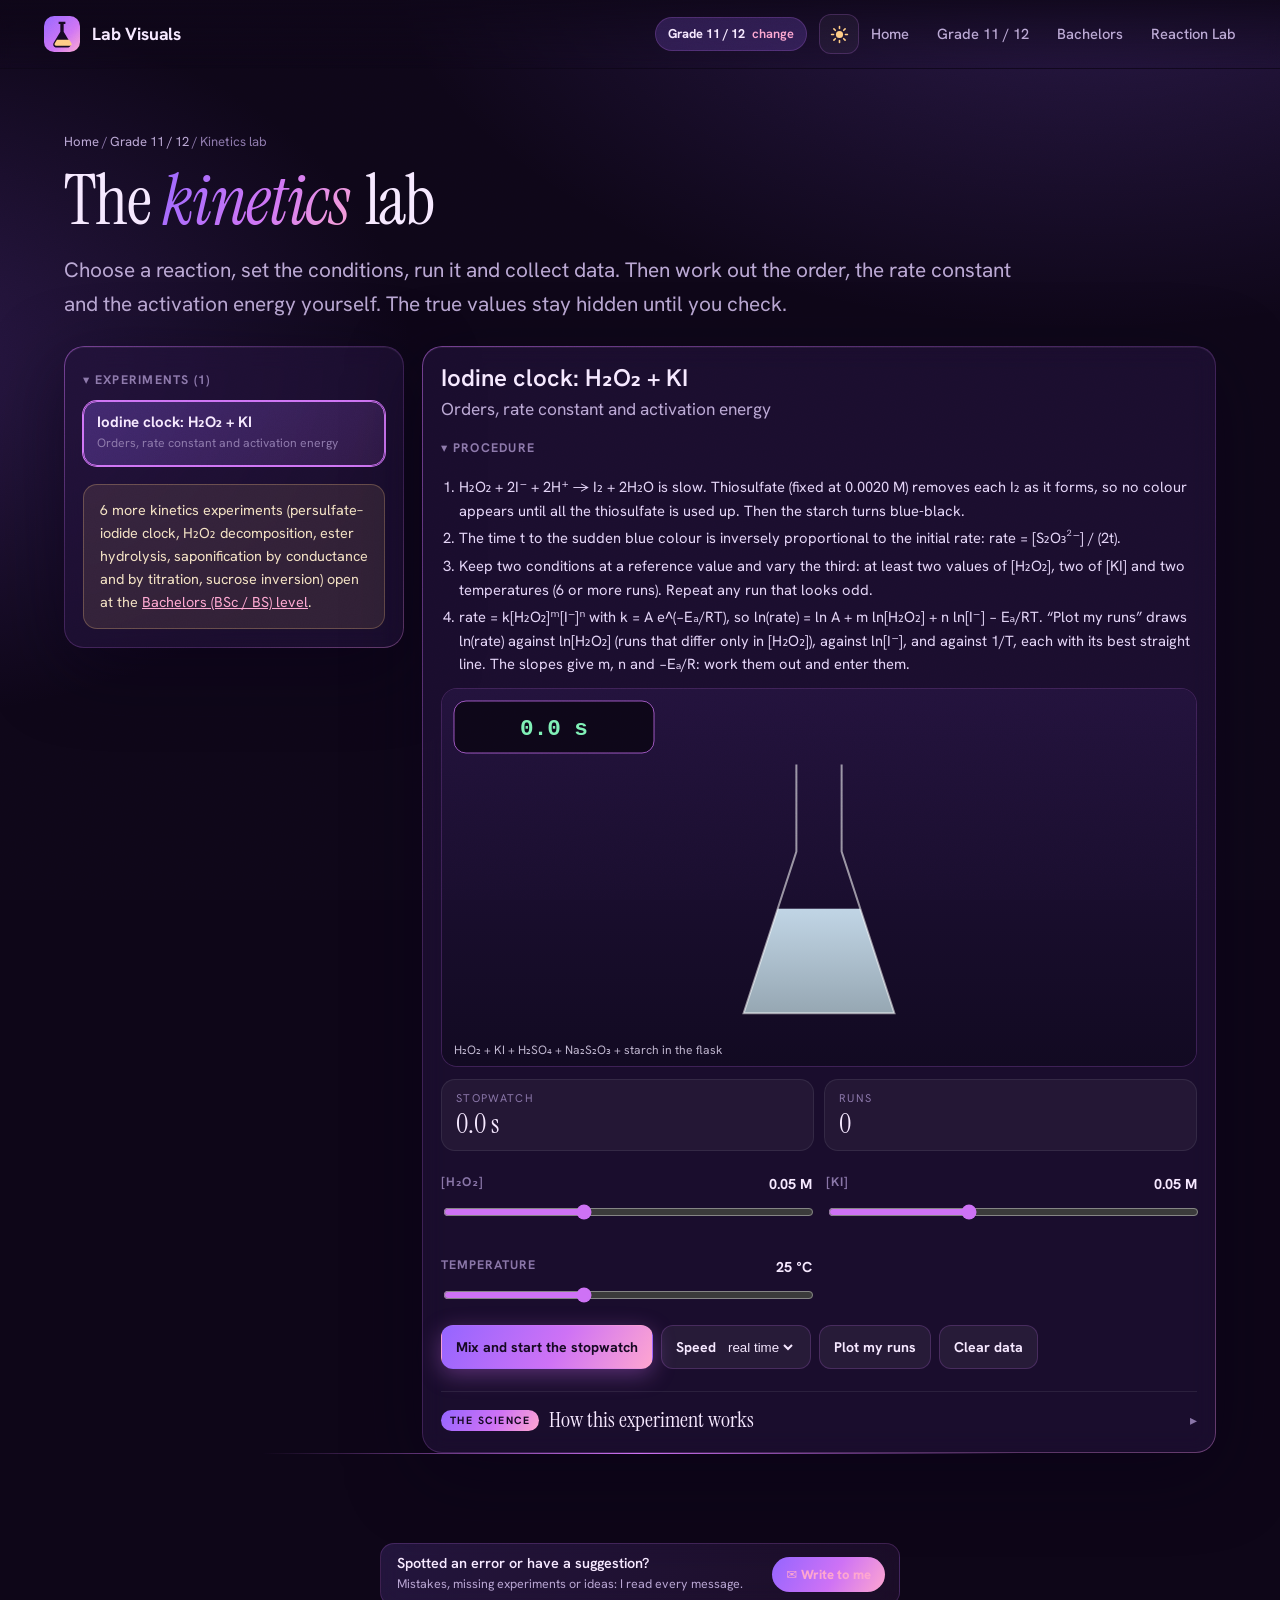
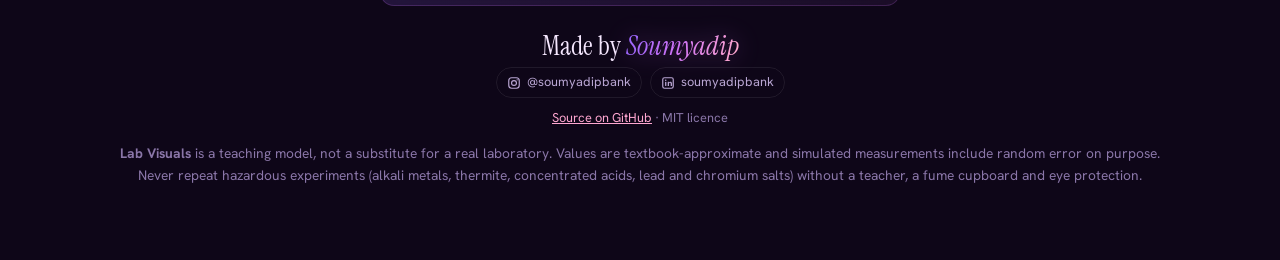
<file: kinetics.html>
<!doctype html>
<html lang="en">
<head>
  <meta charset="utf-8">
  <meta name="viewport" content="width=device-width, initial-scale=1">
  <title>Kinetics lab · Lab Visuals</title>
  <meta name="description" content="Virtual chemical kinetics lab: iodine and persulfate clock reactions, H2O2 decomposition, methyl acetate hydrolysis, saponification (conductometric and titrimetric) and sucrose inversion. Find the order, rate constant and activation energy from your own data.">
  <meta name="color-scheme" content="dark light">
  <meta name="theme-color" content="#160923">
  <link rel="icon" href="data:image/svg+xml,%3Csvg xmlns='http://www.w3.org/2000/svg' viewBox='0 0 64 64'%3E%3Crect width='64' height='64' rx='16' fill='%23160923'/%3E%3Cpath d='M26 10h12v4h-3v14l12 20c2 4-1 8-5 8H22c-4 0-7-4-5-8l12-20V14h-3z' fill='%23ce72f5'/%3E%3C/svg%3E">
  <link rel="preconnect" href="https://fonts.googleapis.com">
  <link rel="preconnect" href="https://fonts.gstatic.com" crossorigin>
  <link href="https://fonts.googleapis.com/css2?family=Hanken+Grotesk:wght@400;500;600;700;800&family=Instrument+Serif:ital@0;1&display=swap" rel="stylesheet">
  <link rel="stylesheet" href="css/style.css">
  <link rel="stylesheet" href="css/pages.css">
  <script src="js/theme.js"></script>
</head>
<body data-sim="kinetics">
  <div id="siteHeader"></div>
  <main>
    <div class="wrap">
      <section class="page-head">
        <p class="crumbs"><a href="index.html">Home</a> / <a id="crumbLevel" href="bsc.html">Lab</a> / Kinetics lab</p>
        <h1>The <em>kinetics</em> lab</h1>
        <p class="lead" id="lead">Choose a reaction, set the conditions, run it and collect data. Then work out the order, the rate constant and the activation energy yourself. The true values stay hidden until you check.</p>
      </section>
      <section class="sim-grid">
        <aside class="panel">
          <details id="expDetails" open><summary class="lbl-sum">Experiments <span id="expCount"></span></summary>
            <div class="exp-list" id="expList"></div>
            <p class="note-box" id="levelNote" hidden></p>
          </details>
        </aside>
        <div class="panel" id="work">
          <h2 id="expTitle" style="margin:0 0 4px"></h2>
          <p class="sub" id="expSub" style="margin:0 0 10px"></p>
          <details class="steps-box" open><summary class="lbl-sum">Procedure</summary><ol class="steps" id="steps"></ol></details>
          <div class="sim-canvas-wrap" style="margin-top:12px"><canvas id="bench" width="760" height="400" aria-label="Reaction flask and stopwatch"></canvas></div>
          <div class="readout-row" id="readouts"></div>
          <div id="params"></div>
          <div class="btn-row" id="actions"></div>
          <div id="msg" role="status" aria-live="polite"></div>
          <div class="chart-box" id="chartBox" hidden><h4 id="chartTitle">Plot</h4><canvas id="chart" style="height:250px"></canvas></div>
          <div id="trialsBox"></div>
          <div id="answerBox"></div>
        </div>
      </section>
    </div>
  </main>
  <div id="siteFooter"></div>
  <script src="js/common.js"></script>
  <script src="js/data.js"></script>
  <script src="js/labcalc.js"></script>
  <script src="js/chart.js"></script>
  <script src="js/theory.js"></script>
  <script src="js/kinetics.js"></script>
  <script src="js/fx.js"></script>
</body>
</html>
</file>
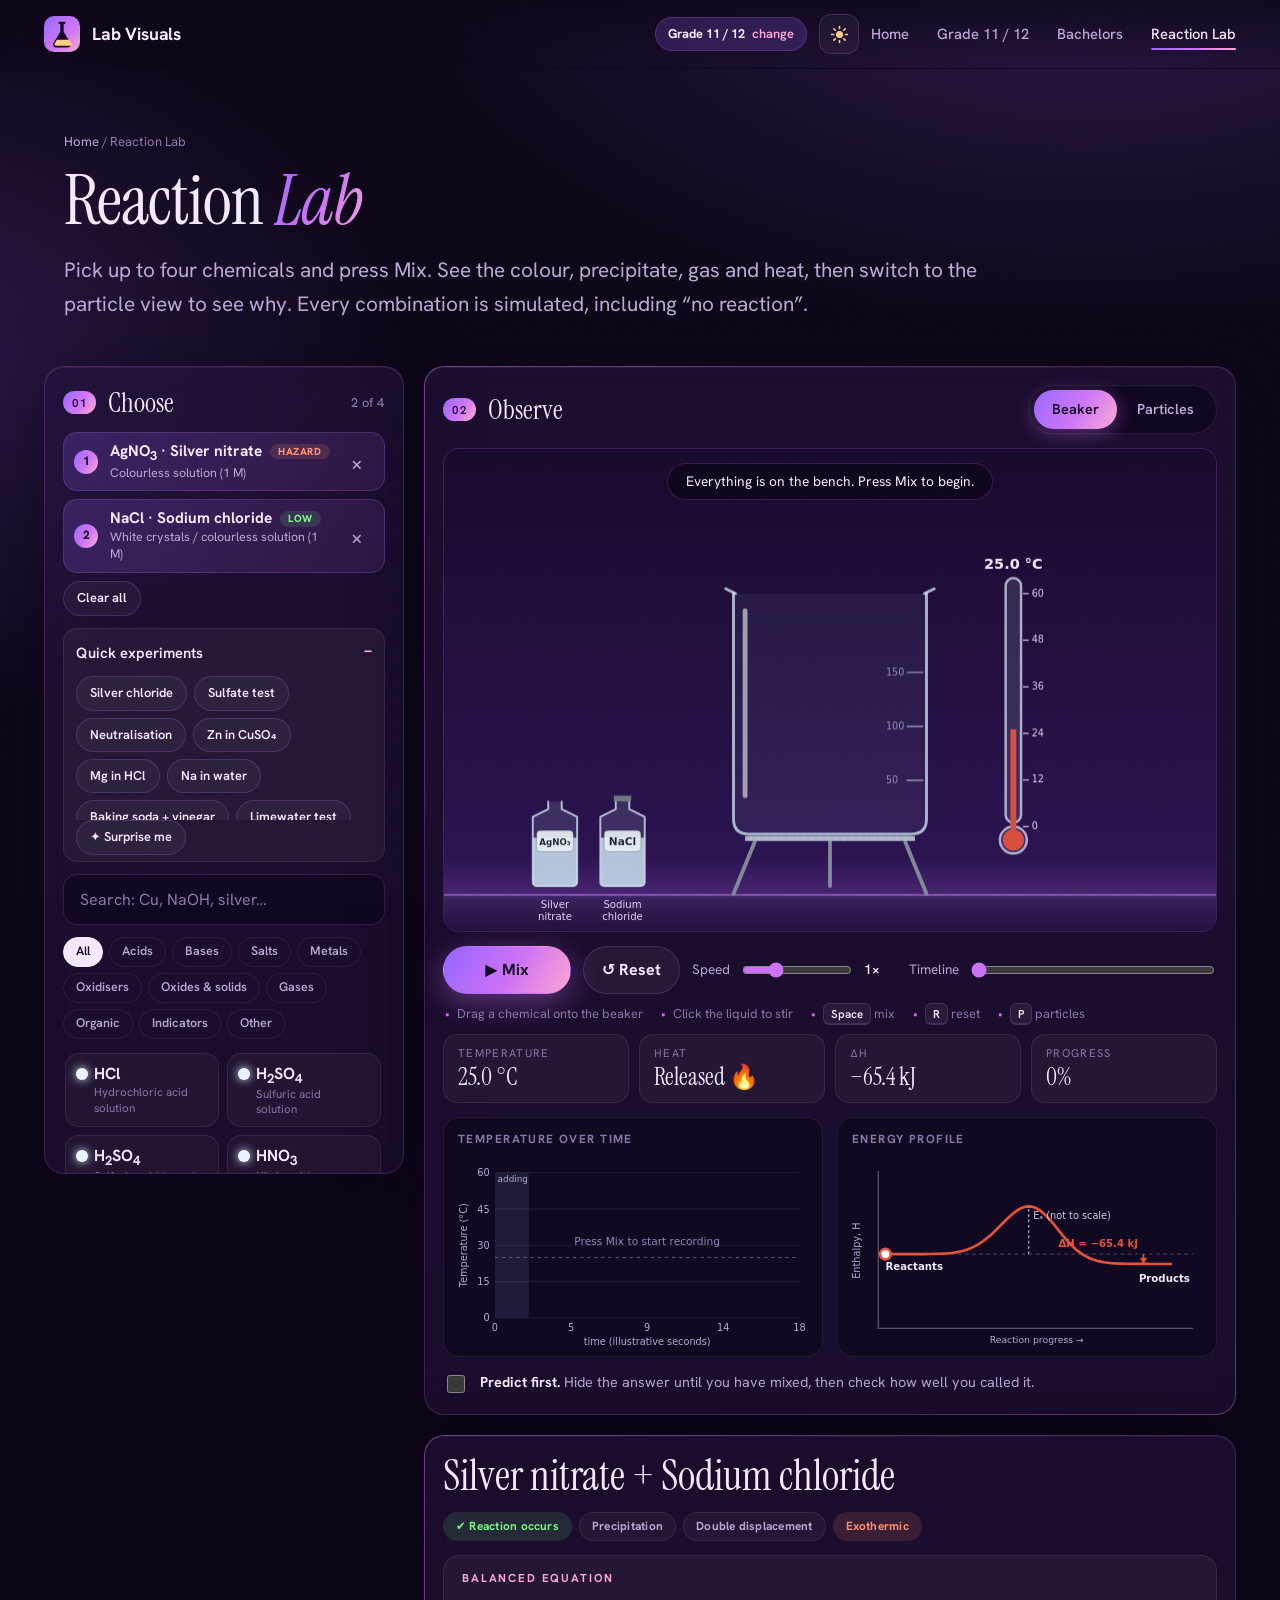
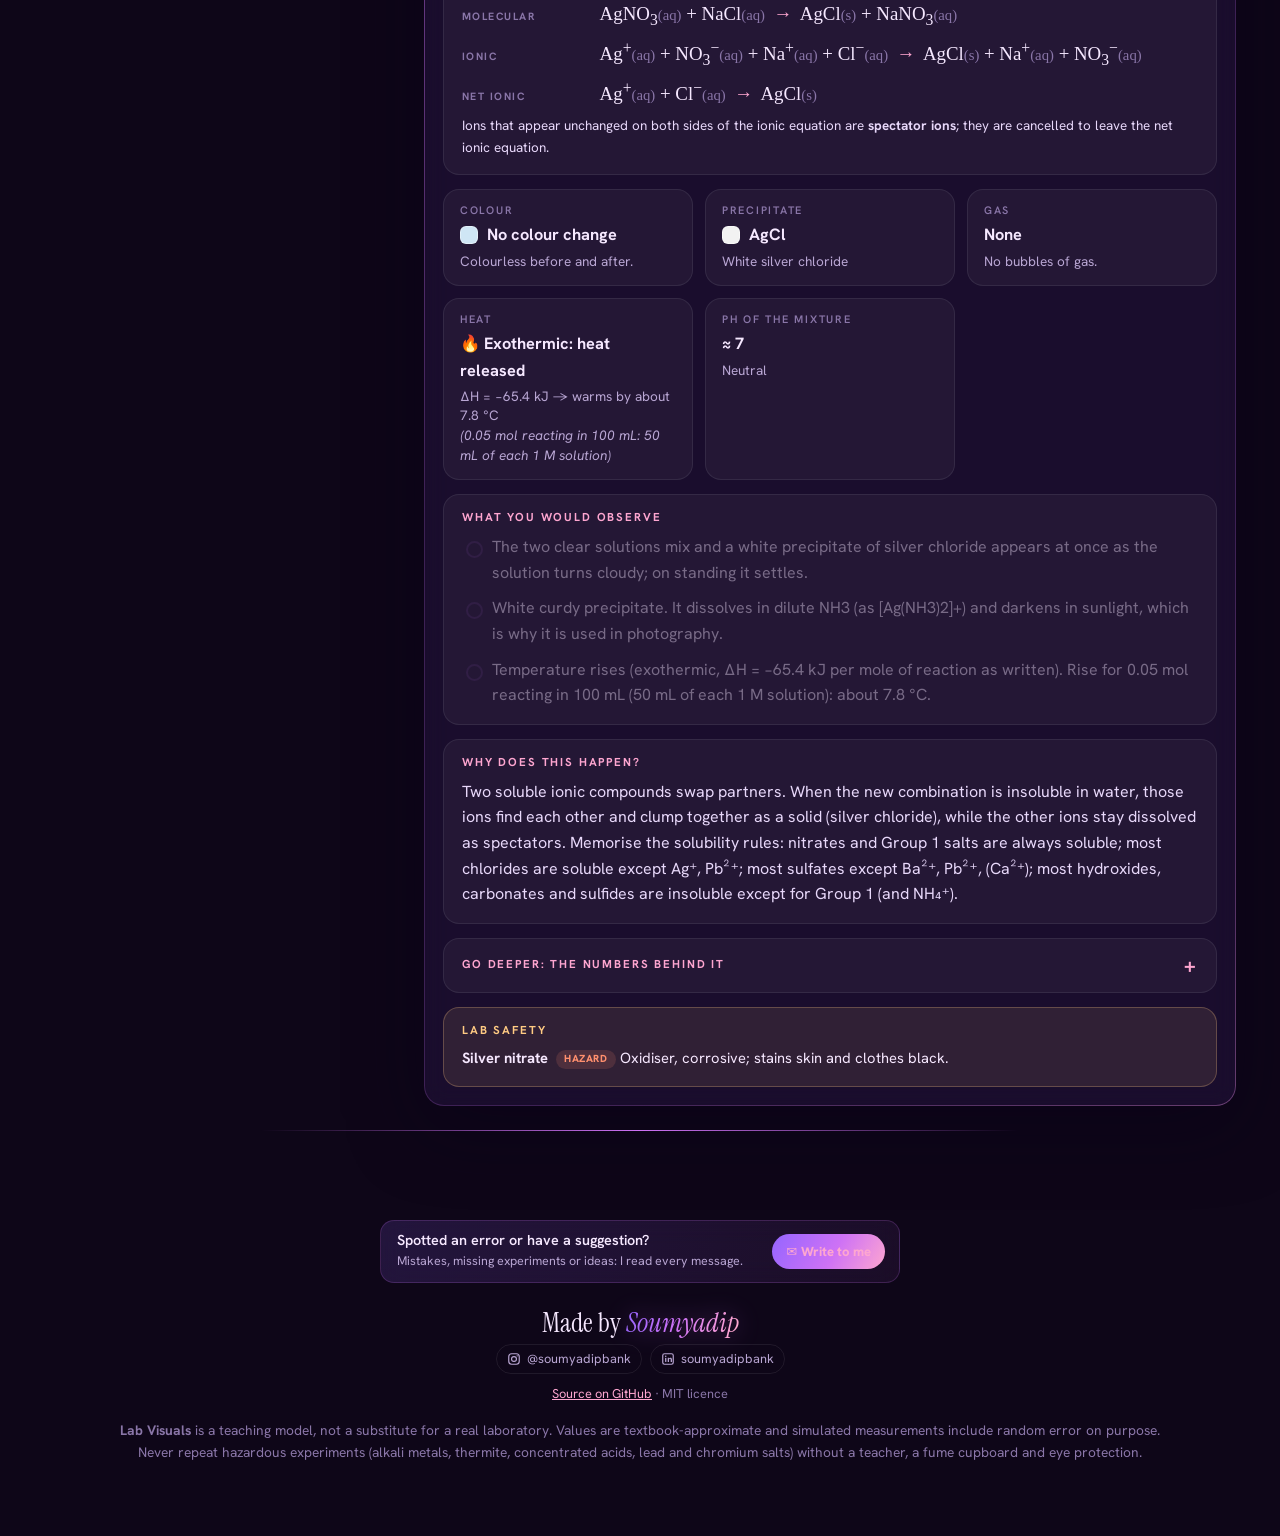
<file: lab.html>
<!doctype html>
<html lang="en">
<head>
  <meta charset="utf-8">
  <meta name="viewport" content="width=device-width, initial-scale=1">
  <title>Reaction Lab · Lab Visuals</title>
  <meta name="description" content="Mix up to four chemicals and watch colour changes, precipitates, gases, heat, balanced equations and particles.">
  <meta name="color-scheme" content="dark light">
  <meta name="theme-color" content="#160923">
  <link rel="icon" href="data:image/svg+xml,%3Csvg xmlns='http://www.w3.org/2000/svg' viewBox='0 0 64 64'%3E%3Crect width='64' height='64' rx='16' fill='%23160923'/%3E%3Cpath d='M26 10h12v4h-3v14l12 20c2 4-1 8-5 8H22c-4 0-7-4-5-8l12-20V14h-3z' fill='%23ce72f5'/%3E%3C/svg%3E">
  <link rel="preconnect" href="https://fonts.googleapis.com">
  <link rel="preconnect" href="https://fonts.gstatic.com" crossorigin>
  <link href="https://fonts.googleapis.com/css2?family=Hanken+Grotesk:wght@400;500;600;700;800&family=Instrument+Serif:ital@0;1&display=swap" rel="stylesheet">
  <link rel="stylesheet" href="css/style.css">
  <link rel="stylesheet" href="css/pages.css">
  <script src="js/theme.js"></script>
</head>
<body>
  <div id="siteHeader"></div>
  <main id="top">
    <div class="wrap">
      <section class="page-head">
        <p class="crumbs"><a href="index.html">Home</a> / Reaction Lab</p>
        <h1>Reaction <em>Lab</em></h1>
        <p class="lead">Pick up to four chemicals and press Mix. See the colour, precipitate, gas and heat, then switch to the particle view to see why. Every combination is simulated, including “no reaction”.</p>
      </section>
    </div>
    <section class="lab" id="lab" style="padding-top:20px">
      <div class="layout">
        <section class="panel picker reveal" aria-labelledby="pickH">
          <h3 id="pickH"><span class="step">01</span> Choose <small id="selCount">0 of 4</small></h3>
          <div class="tray" id="tray" aria-live="polite"></div>

          <details class="quick" open>
            <summary>Quick experiments</summary>
            <div class="presets" id="presets"></div>
            <button type="button" class="ghost" id="surpriseBtn">✦ Surprise me</button>
          </details>

          <label class="search"><span class="sr">Search chemicals</span>
            <input type="search" id="search" placeholder="Search: Cu, NaOH, silver…" autocomplete="off">
          </label>
          <div class="chips" id="groupChips" role="group" aria-label="Filter by type"></div>
          <div class="chem-grid" id="chemGrid"></div>
          <p class="fine">Acids, bases and salts are about 0.1&nbsp;M solutions unless marked solid or concentrated.</p>
        </section>

        <div class="main-col">
          <section class="panel stage reveal" id="stage" aria-labelledby="stageH">
            <div class="stage-head">
              <h3 id="stageH"><span class="step">02</span> Observe</h3>
              <div class="seg" role="group" aria-label="Choose view">
                <button type="button" data-view="beaker" aria-pressed="true">Beaker</button>
                <button type="button" data-view="micro" aria-pressed="false">Particles</button>
              </div>
            </div>
            <div class="canvas-wrap">
              <canvas id="beaker" role="img" aria-label="Animated chemistry bench showing the reaction"></canvas>
              <div class="stage-msg" id="stageMsg"></div>
            </div>
            <div class="mlegend" id="mLegend" aria-live="polite"></div>
            <div class="controls">
              <button type="button" class="primary" id="mixBtn">▶ Mix</button>
              <button type="button" id="resetBtn">↺ Reset</button>
              <label class="range"><span>Speed</span><input type="range" id="speed" min="0.25" max="3" step="0.25" value="1"><output id="speedOut">1×</output></label>
              <label class="range grow"><span>Timeline</span><input type="range" id="scrub" min="0" max="1000" value="0" aria-label="Scrub through the reaction"></label>
            </div>
            <p class="hint"><span>Drag a chemical onto the beaker</span><span>Click the liquid to stir</span><span><kbd>Space</kbd> mix</span><span><kbd>R</kbd> reset</span><span><kbd>P</kbd> particles</span></p>
            <div class="readouts">
              <div class="rd"><span>Temperature</span><b id="rdTemp">25.0 °C</b></div>
              <div class="rd"><span>Heat</span><b id="rdHeat">–</b></div>
              <div class="rd"><span>ΔH</span><b id="rdDH">–</b></div>
              <div class="rd"><span>Progress</span><b id="rdProg">0%</b></div>
            </div>
            <div class="charts">
              <figure><figcaption>Temperature over time</figcaption><div class="cv"><canvas id="temp" role="img" aria-label="Graph of temperature against time"></canvas></div></figure>
              <figure><figcaption>Energy profile</figcaption><div class="cv"><canvas id="energy" role="img" aria-label="Energy profile diagram"></canvas></div></figure>
            </div>
            <label class="toggle"><input type="checkbox" id="predictMode"> <span><b>Predict first.</b> Hide the answer until you have mixed, then check how well you called it.</span></label>
          </section>

          <section class="panel results reveal" id="results" aria-live="polite" aria-labelledby="resH">
            <h3 id="resH" class="sr">Results</h3>
            <div id="resBody"></div>
          </section>
        </div>
      </div>
    </section>

  </main>

  <div class="mobile-bar" id="mobileBar" role="region" aria-label="Quick controls">
    <span id="mobileBarText">0 chemicals ready</span>
    <button type="button" id="mobileBarBtn">▶ Mix</button>
  </div>

  <div id="siteFooter"></div>

  <script src="js/common.js"></script>
  <script src="js/data.js"></script>
  <script src="js/engine.js"></script>
  <script src="js/curated.js"></script>
  <script src="js/colour.js"></script>
  <script src="js/sim.js"></script>
  <script src="js/app.js"></script>
  <script src="js/hero.js"></script>
  <script src="js/fx.js"></script>
</body>
</html>
</file>
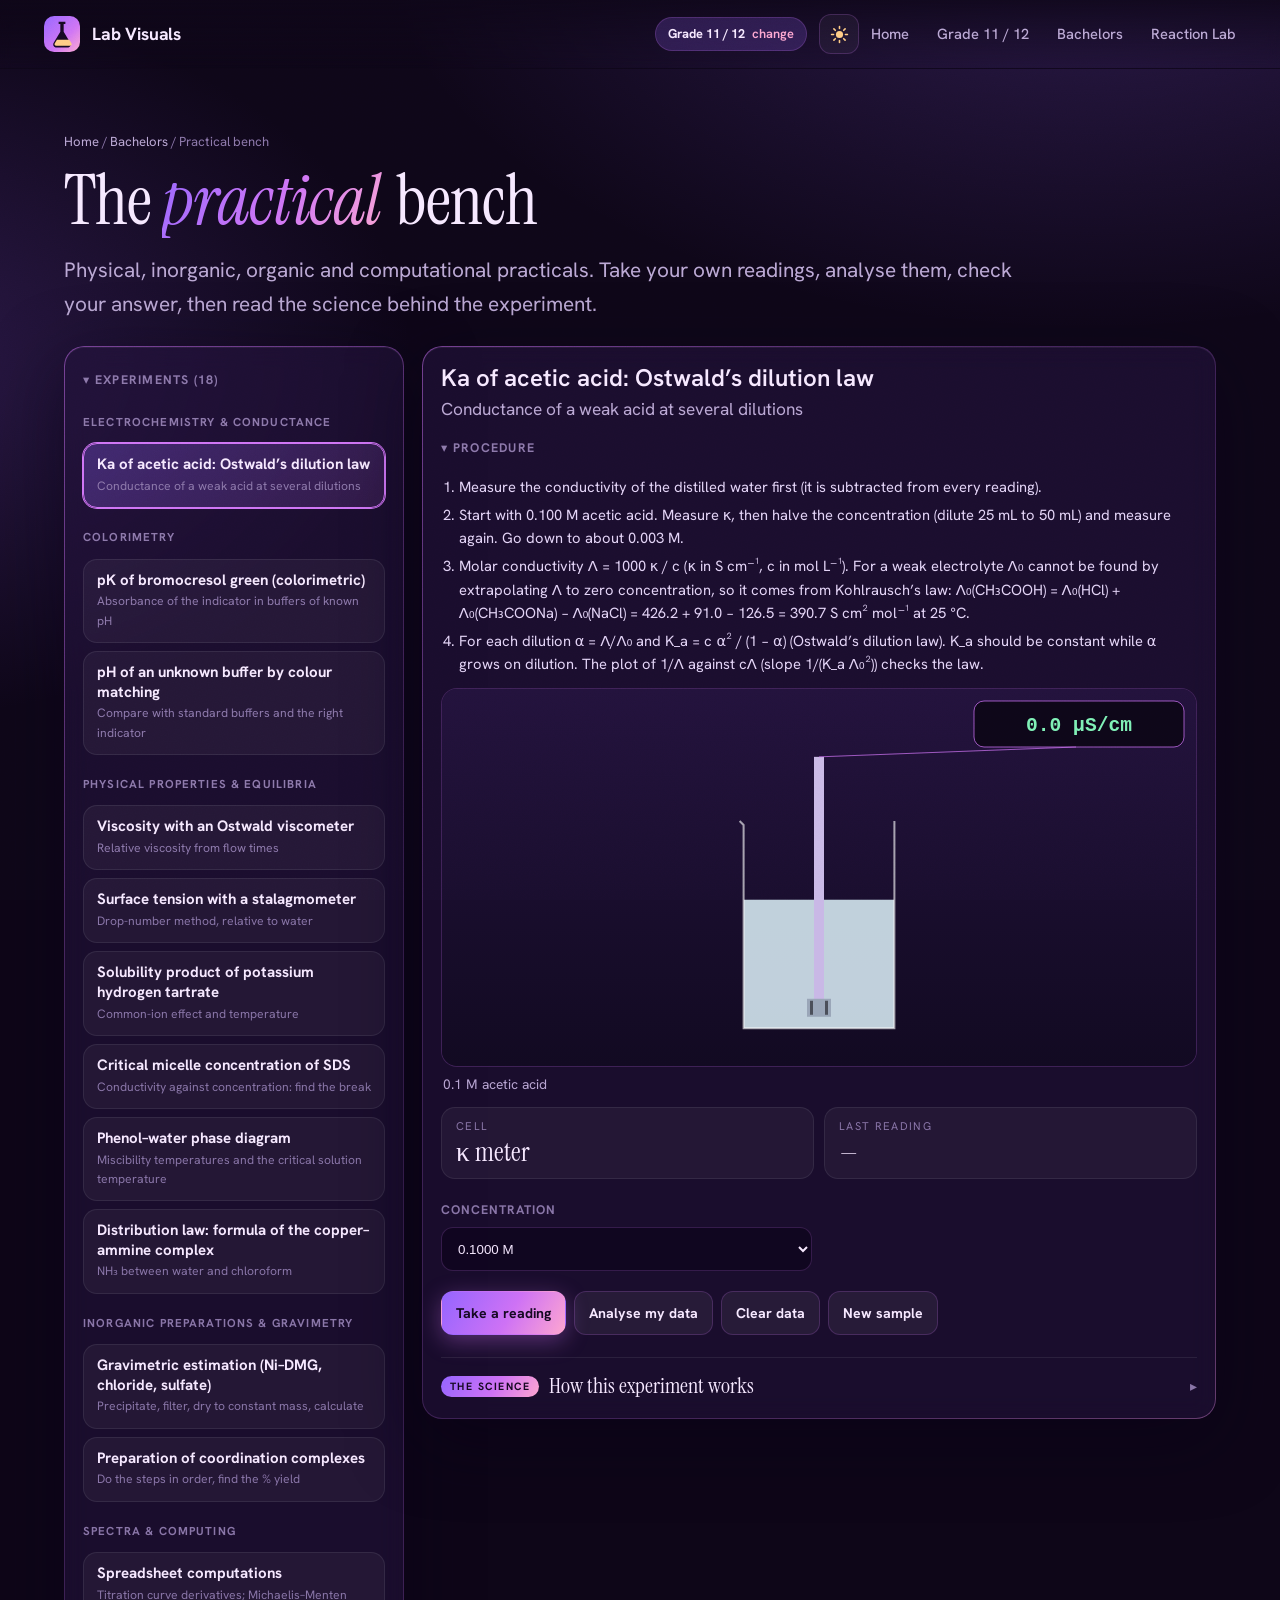
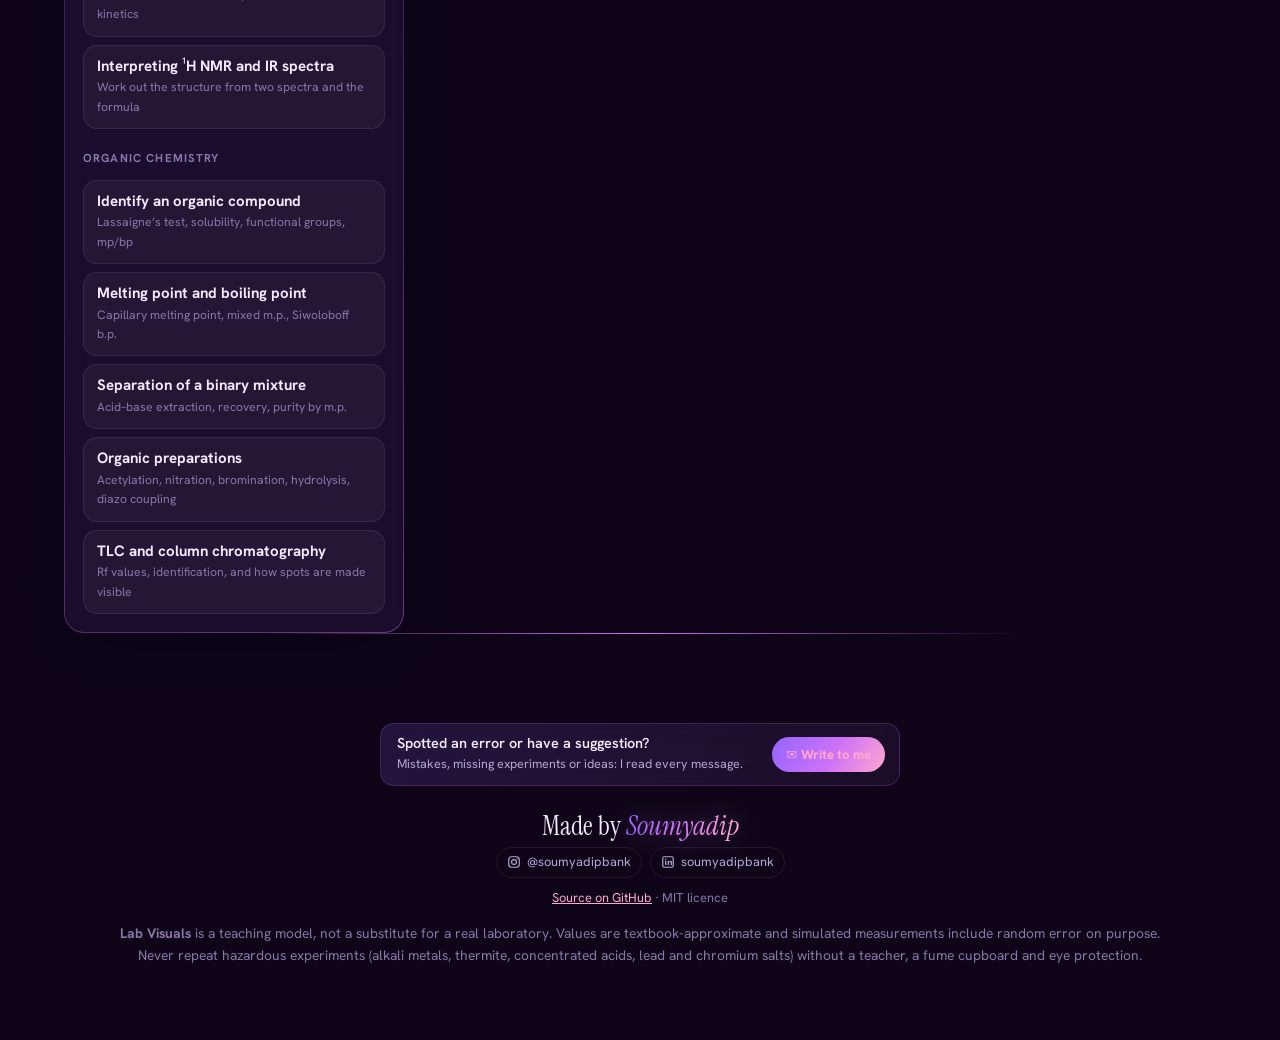
<file: practicals.html>
<!doctype html>
<html lang="en">
<head>
  <meta charset="utf-8">
  <meta name="viewport" content="width=device-width, initial-scale=1">
  <title>Practical bench · Lab Visuals</title>
  <meta name="description" content="Virtual Bachelors chemistry practicals: conductance, viscosity, surface tension, solubility product, CMC, phase diagrams, distribution law, colorimetric pK, gravimetry, complex preparation, spreadsheet work and organic chemistry, each with a scientific explanation.">
  <meta name="color-scheme" content="dark light">
  <meta name="theme-color" content="#160923">
  <link rel="icon" href="data:image/svg+xml,%3Csvg xmlns='http://www.w3.org/2000/svg' viewBox='0 0 64 64'%3E%3Crect width='64' height='64' rx='16' fill='%23160923'/%3E%3Cpath d='M26 10h12v4h-3v14l12 20c2 4-1 8-5 8H22c-4 0-7-4-5-8l12-20V14h-3z' fill='%23ce72f5'/%3E%3C/svg%3E">
  <link rel="preconnect" href="https://fonts.googleapis.com">
  <link rel="preconnect" href="https://fonts.gstatic.com" crossorigin>
  <link href="https://fonts.googleapis.com/css2?family=Hanken+Grotesk:wght@400;500;600;700;800&family=Instrument+Serif:ital@0;1&display=swap" rel="stylesheet">
  <link rel="stylesheet" href="css/style.css">
  <link rel="stylesheet" href="css/pages.css">
  <script src="js/theme.js"></script>
</head>
<body data-sim="practicals">
  <div id="siteHeader"></div>
  <main>
    <div class="wrap">
      <section class="page-head">
        <p class="crumbs"><a href="index.html">Home</a> / <a id="crumbLevel" href="bsc.html">Lab</a> / Practical bench</p>
        <h1>The <em>practical</em> bench</h1>
        <p class="lead" id="lead">Physical, inorganic, organic and computational practicals. Take your own readings, analyse them, check your answer, then read the science behind the experiment.</p>
      </section>
      <section class="sim-grid">
        <aside class="panel">
          <details id="expDetails" open><summary class="lbl-sum">Experiments <span id="expCount"></span></summary>
            <div class="exp-list" id="expList"></div>
            <p class="note-box" id="levelNote" hidden></p>
          </details>
        </aside>
        <div class="panel" id="work">
          <h2 id="expTitle" style="margin:0 0 4px"></h2>
          <p class="sub" id="expSub" style="margin:0 0 10px"></p>
          <details class="steps-box" open><summary class="lbl-sum">Procedure</summary><ol class="steps" id="steps"></ol></details>
          <div class="sim-canvas-wrap" style="margin-top:12px"><canvas id="bench" width="760" height="400" aria-label="Apparatus"></canvas></div>
          <p id="benchCap" class="bench-cap" aria-live="polite"></p>
          <div class="readout-row" id="readouts"></div>
          <div id="params"></div>
          <div class="btn-row" id="actions"></div>
          <div id="msg" role="status" aria-live="polite"></div>
          <div class="chart-box" id="chartBox" hidden><h4 id="chartTitle">Plot</h4><canvas id="chart" style="height:250px"></canvas></div>
          <div id="trialsBox"></div>
          <div id="answerBox"></div>
          <div id="custom"></div>
        </div>
      </section>
    </div>
  </main>
  <div id="siteFooter"></div>
  <script src="js/common.js"></script>
  <script src="js/data.js"></script>
  <script src="js/labcalc.js"></script>
  <script src="js/chart.js"></script>
  <script src="js/practicals.js"></script>
  <script src="js/px-physical.js"></script>
  <script src="js/px-inorganic.js"></script>
  <script src="js/px-organic.js"></script>
  <script src="js/theory.js"></script>
  <script src="js/practicals-init.js"></script>
  <script src="js/fx.js"></script>
</body>
</html>
</file>
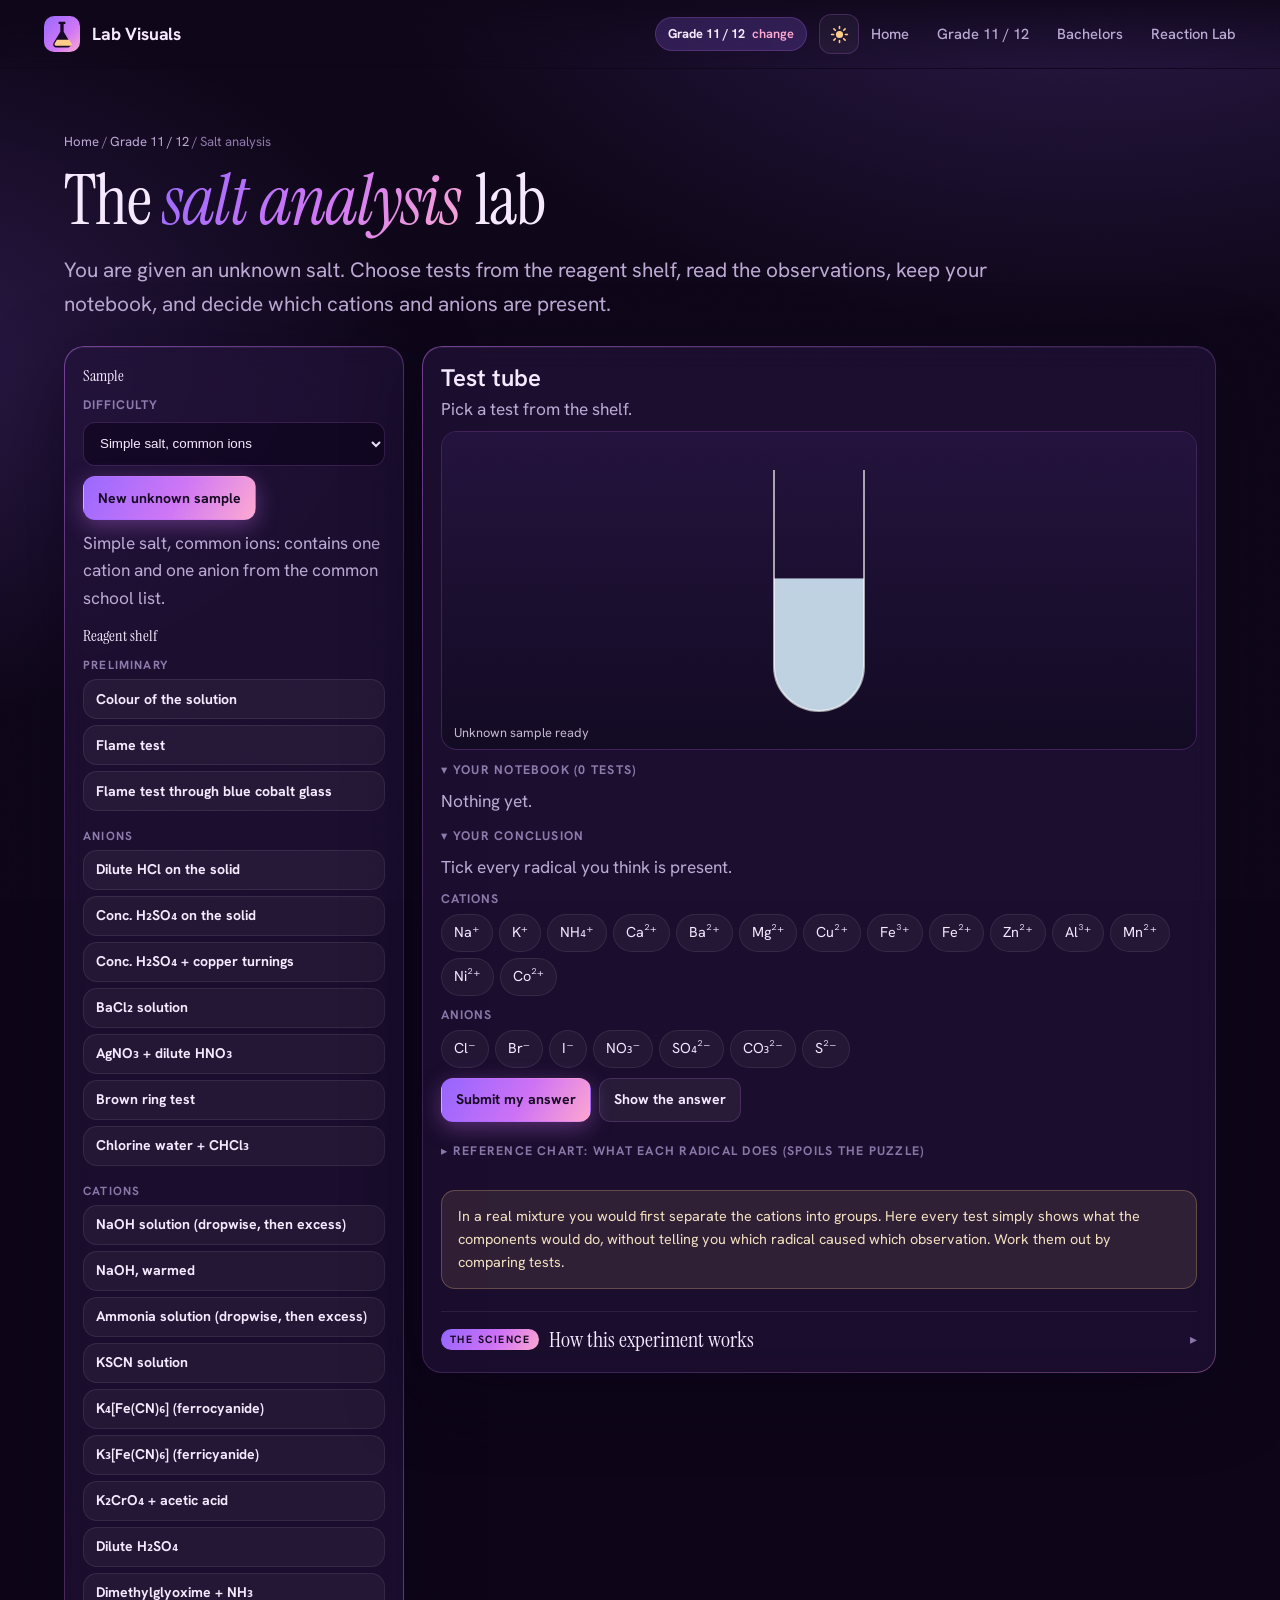
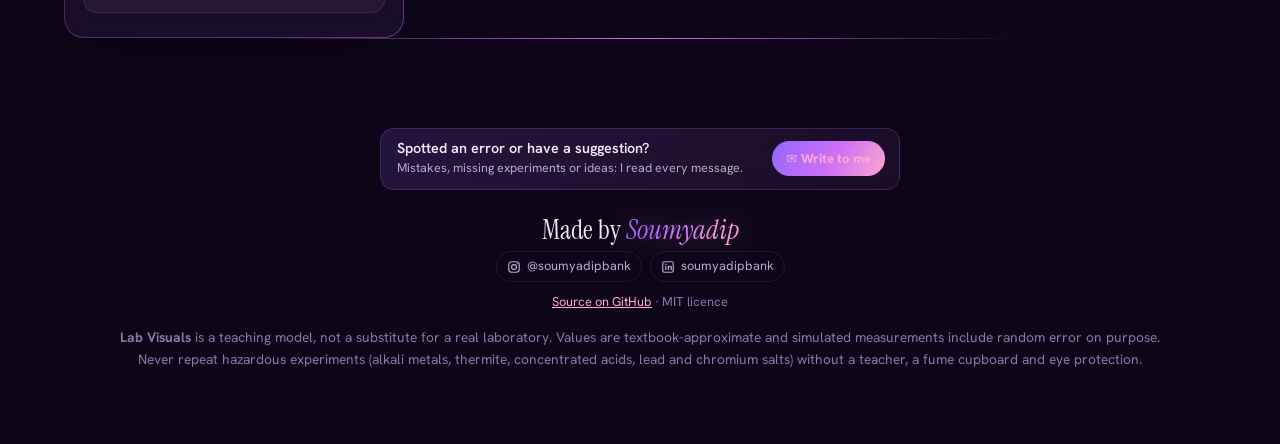
<file: salt-analysis.html>
<!doctype html>
<html lang="en">
<head>
  <meta charset="utf-8">
  <meta name="viewport" content="width=device-width, initial-scale=1">
  <title>Salt analysis · Lab Visuals</title>
  <meta name="description" content="Virtual qualitative inorganic analysis: an unknown salt or mixture, a reagent shelf, a notebook. Identify the cations and anions from your observations.">
  <meta name="color-scheme" content="dark light">
  <meta name="theme-color" content="#160923">
  <link rel="icon" href="data:image/svg+xml,%3Csvg xmlns='http://www.w3.org/2000/svg' viewBox='0 0 64 64'%3E%3Crect width='64' height='64' rx='16' fill='%23160923'/%3E%3Cpath d='M26 10h12v4h-3v14l12 20c2 4-1 8-5 8H22c-4 0-7-4-5-8l12-20V14h-3z' fill='%23ce72f5'/%3E%3C/svg%3E">
  <link rel="preconnect" href="https://fonts.googleapis.com">
  <link rel="preconnect" href="https://fonts.gstatic.com" crossorigin>
  <link href="https://fonts.googleapis.com/css2?family=Hanken+Grotesk:wght@400;500;600;700;800&family=Instrument+Serif:ital@0;1&display=swap" rel="stylesheet">
  <link rel="stylesheet" href="css/style.css">
  <link rel="stylesheet" href="css/pages.css">
  <script src="js/theme.js"></script>
</head>
<body data-sim="salts">
  <div id="siteHeader"></div>
  <main>
    <div class="wrap">
      <section class="page-head">
        <p class="crumbs"><a href="index.html">Home</a> / <a id="crumbLevel" href="bsc.html">Lab</a> / Salt analysis</p>
        <h1>The <em>salt analysis</em> lab</h1>
        <p class="lead" id="lead">You are given an unknown salt. Choose tests from the reagent shelf, read the observations, keep your notebook, and decide which cations and anions are present.</p>
      </section>
      <section class="sim-grid">
        <aside class="panel">
          <h3 style="margin:0 0 6px;font-size:1rem">Sample</h3>
          <div class="field"><label for="lvl">Difficulty</label><select id="lvl"></select></div>
          <div class="btn-row"><button type="button" class="btn-sm primary" id="newSample">New unknown sample</button></div>
          <p class="sub" id="sampleInfo" style="margin:6px 0 12px"></p>
          <h3 style="margin:10px 0 6px;font-size:1rem">Reagent shelf</h3>
          <div id="shelf"></div>
        </aside>
        <div class="panel" id="work">
          <h2 style="margin:0 0 4px">Test tube</h2>
          <p class="sub" id="tubeSub" style="margin:0 0 8px">Pick a test from the shelf.</p>
          <div class="sim-canvas-wrap"><canvas id="bench" width="760" height="330" aria-label="Test tube"></canvas></div>
          <div id="current" role="status" aria-live="polite"></div>
          <h4 class="lbl-sum" style="padding-top:14px">Your notebook <span id="nbCount"></span></h4>
          <div id="notebook" class="obs-log"></div>
          <h4 class="lbl-sum" style="padding-top:14px">Your conclusion</h4>
          <p class="sub" style="margin:0 0 6px">Tick every radical you think is present.</p>
          <p class="lbl" style="margin:8px 0 4px;font-size:.78rem;letter-spacing:.08em;color:var(--faint);text-transform:uppercase;font-weight:700">Cations</p><div class="check-chips" id="catChips"></div>
          <p class="lbl" style="margin:10px 0 4px;font-size:.78rem;letter-spacing:.08em;color:var(--faint);text-transform:uppercase;font-weight:700">Anions</p><div class="check-chips" id="anChips"></div>
          <div class="btn-row"><button type="button" class="btn-sm primary" id="submit">Submit my answer</button><button type="button" class="btn-sm" id="giveup">Show the answer</button></div>
          <div id="result"></div>
          <details style="margin-top:14px"><summary class="lbl-sum">Reference chart: what each radical does (spoils the puzzle)</summary><div id="ref" style="overflow:auto"></div></details>
          <p class="note-box">In a real mixture you would first separate the cations into groups. Here every test simply shows what the components would do, without telling you which radical caused which observation. Work them out by comparing tests.</p>
        </div>
      </section>
    </div>
  </main>
  <div id="siteFooter"></div>
  <script src="js/common.js"></script>
  <script src="js/data.js"></script>
  <script src="js/labcalc.js"></script>
  <script src="js/chart.js"></script>
  <script src="js/salts.js"></script>
  <script src="js/chart.js"></script>
  <script src="js/theory.js"></script>
  <script src="js/salt-analysis.js"></script>
  <script src="js/fx.js"></script>
</body>
</html>
</file>
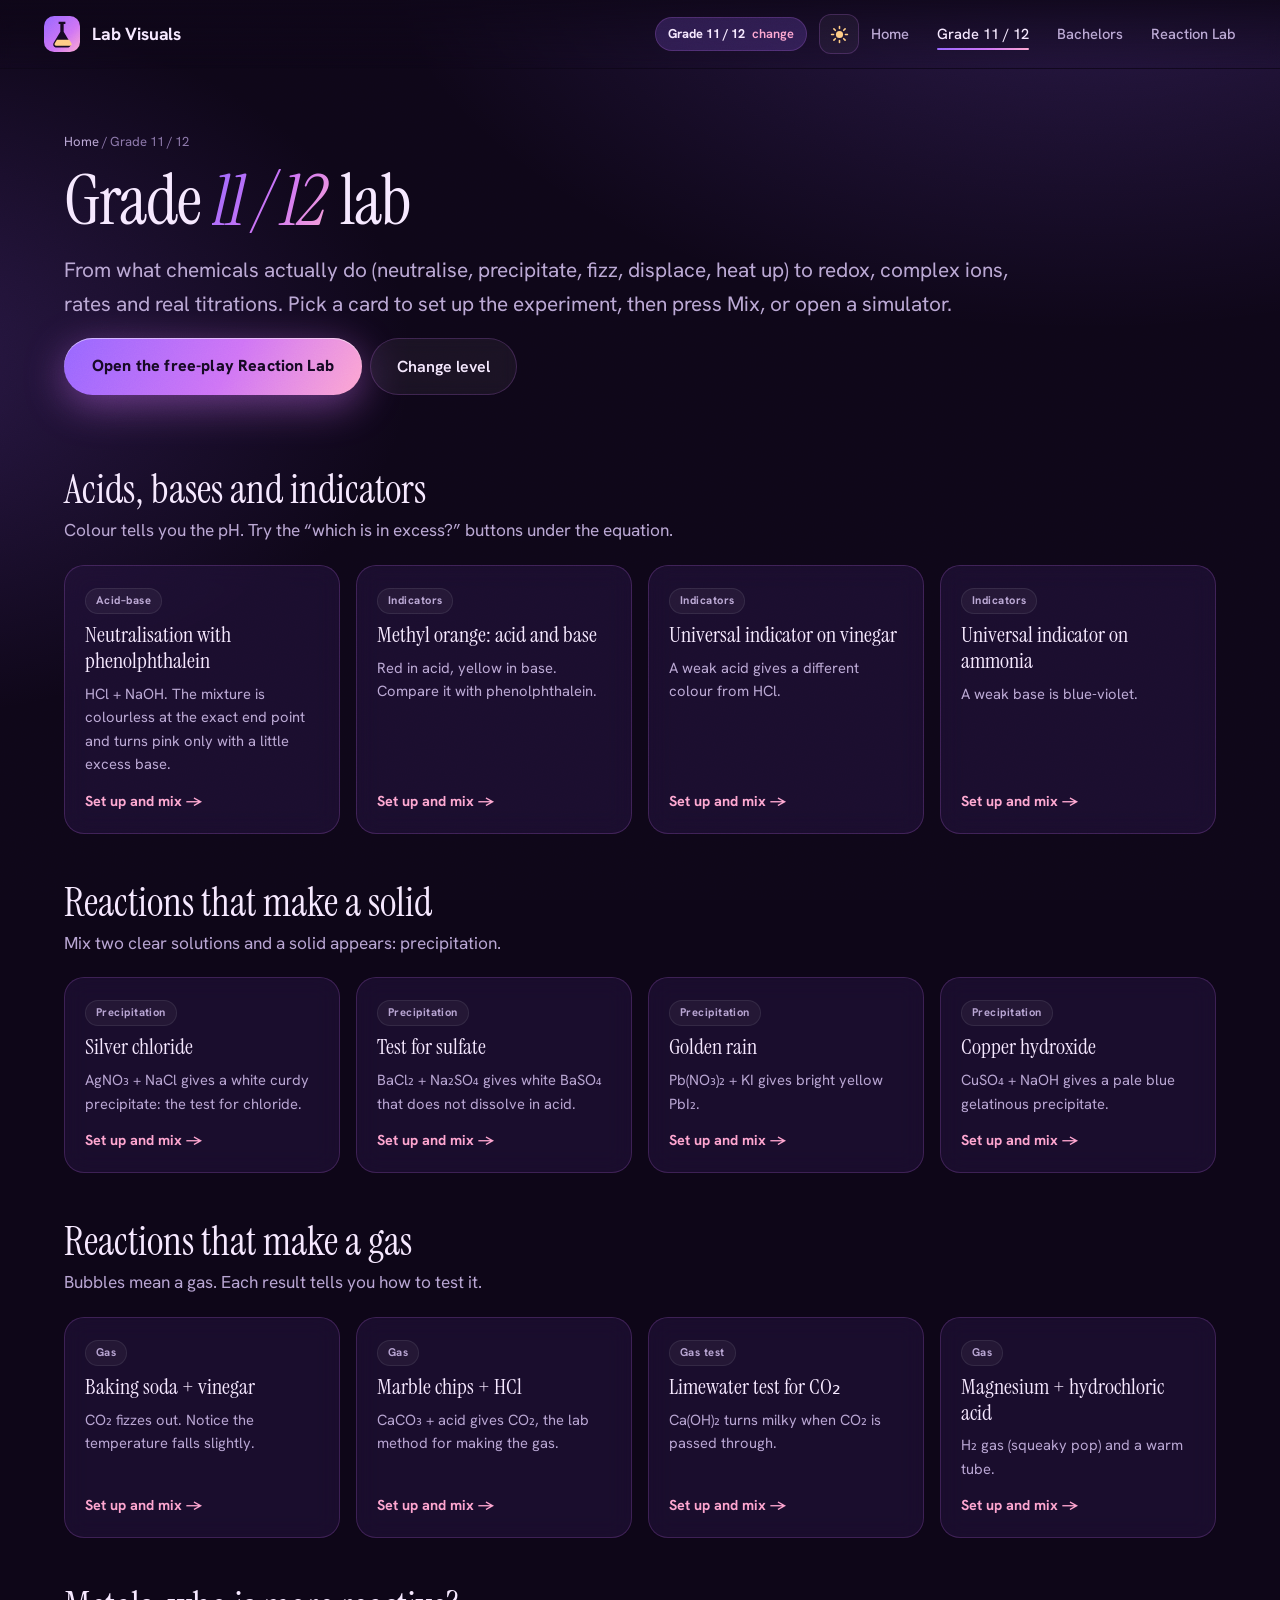
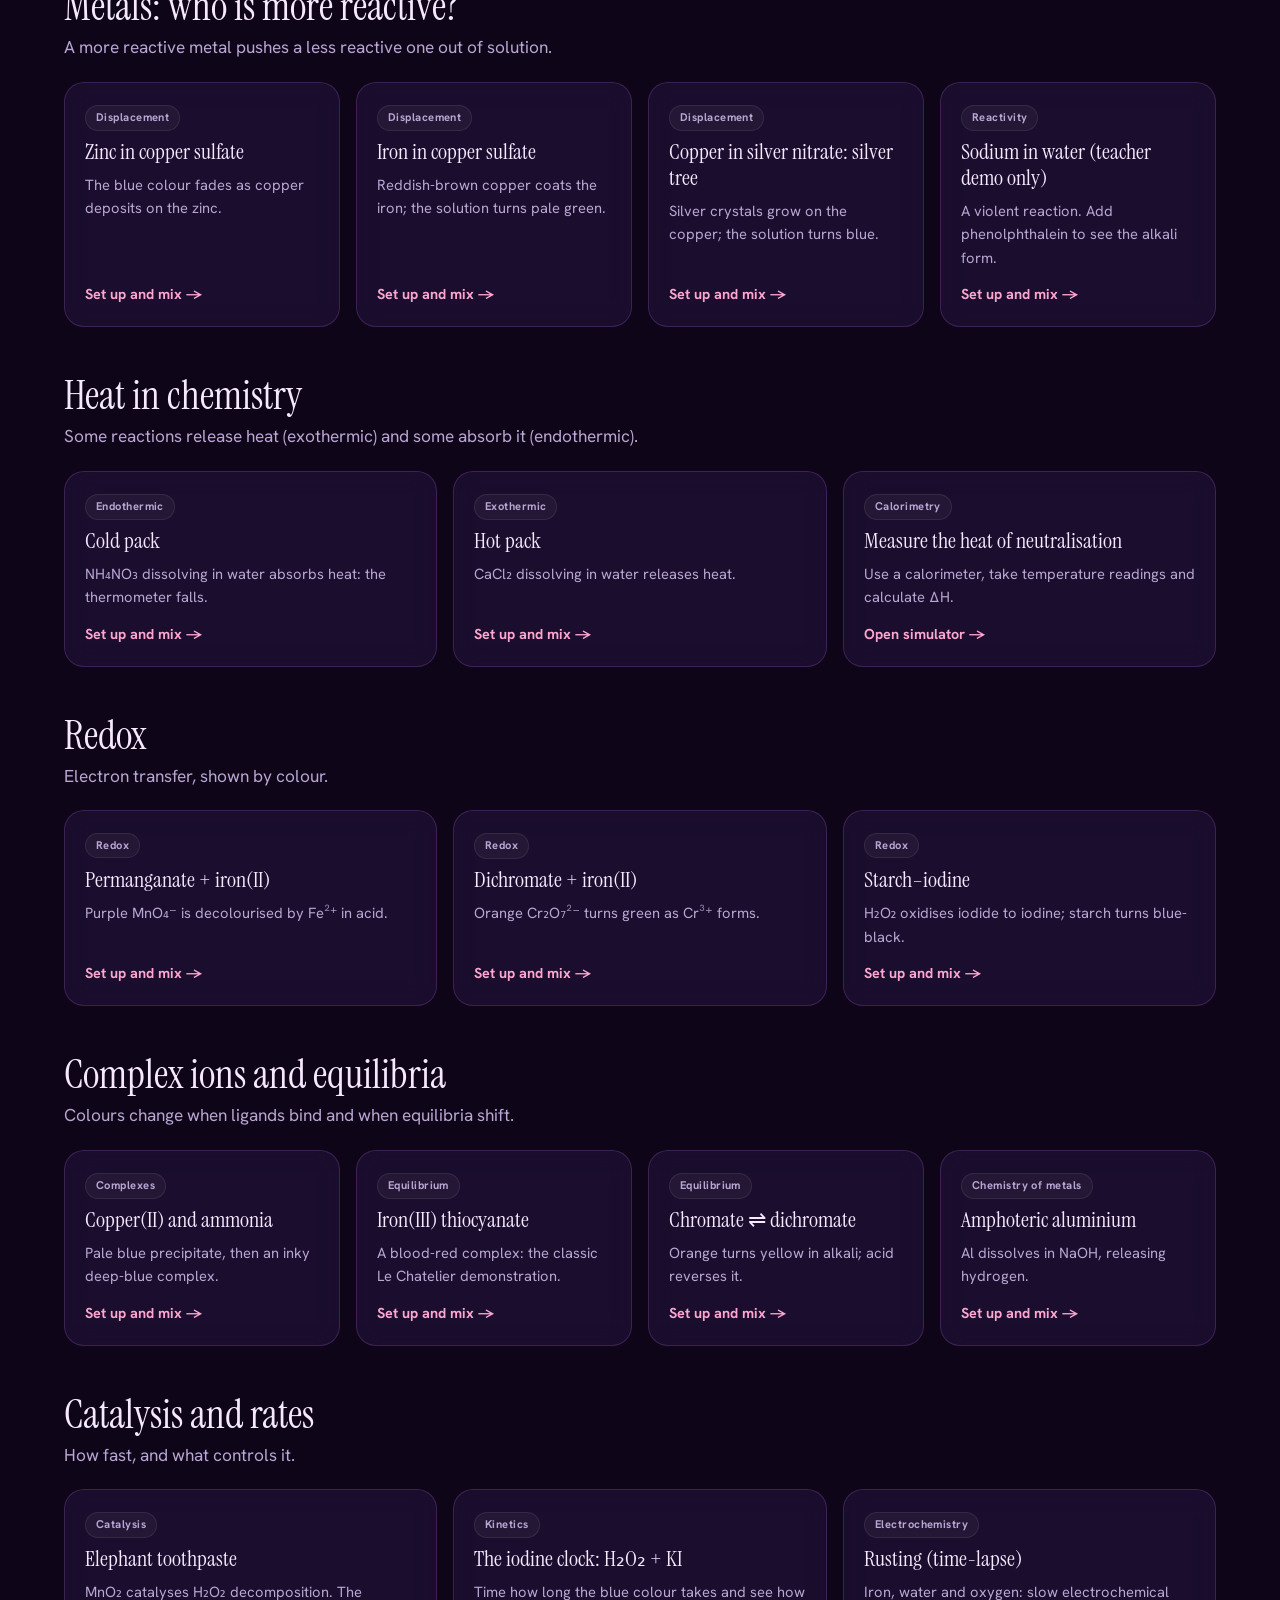
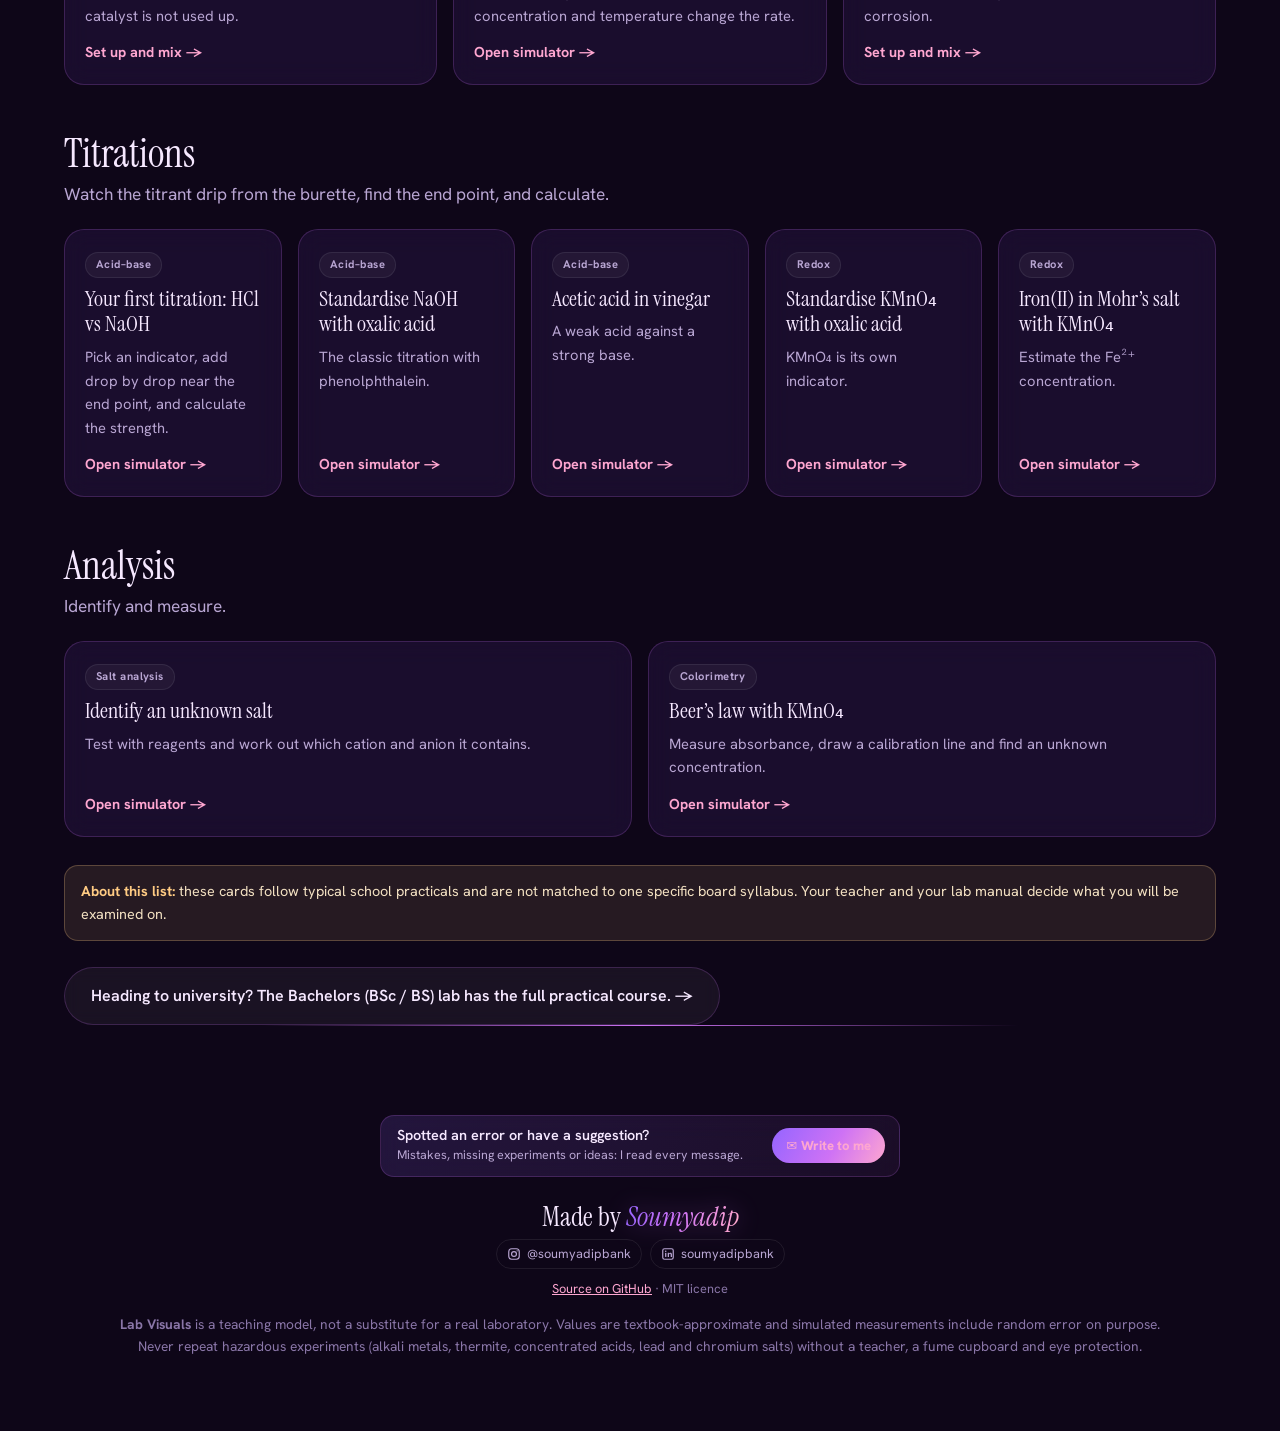
<file: school.html>
<!doctype html>
<html lang="en">
<head>
  <meta charset="utf-8">
  <meta name="viewport" content="width=device-width, initial-scale=1">
  <title>Grade 11 / 12 lab · Lab Visuals</title>
  <meta name="description" content="Grade 11 and 12 chemistry virtual lab: reactions, titrations and experiments you can run on screen.">
  <meta name="color-scheme" content="dark light">
  <meta name="theme-color" content="#160923">
  <link rel="icon" href="data:image/svg+xml,%3Csvg xmlns='http://www.w3.org/2000/svg' viewBox='0 0 64 64'%3E%3Crect width='64' height='64' rx='16' fill='%23160923'/%3E%3Cpath d='M26 10h12v4h-3v14l12 20c2 4-1 8-5 8H22c-4 0-7-4-5-8l12-20V14h-3z' fill='%23ce72f5'/%3E%3C/svg%3E">
  <link rel="preconnect" href="https://fonts.googleapis.com">
  <link rel="preconnect" href="https://fonts.gstatic.com" crossorigin>
  <link href="https://fonts.googleapis.com/css2?family=Hanken+Grotesk:wght@400;500;600;700;800&family=Instrument+Serif:ital@0;1&display=swap" rel="stylesheet">
  <link rel="stylesheet" href="css/style.css">
  <link rel="stylesheet" href="css/pages.css">
  <script src="js/theme.js"></script>
</head>
<body data-level="school">
  <div id="siteHeader"></div>
  <main id="levelRoot"></main>
  <div id="siteFooter"></div>
  <script src="js/common.js"></script>
  <script src="js/levelpages.js"></script>
  <script src="js/hero.js"></script>
  <script src="js/fx.js"></script>
</body>
</html>
</file>
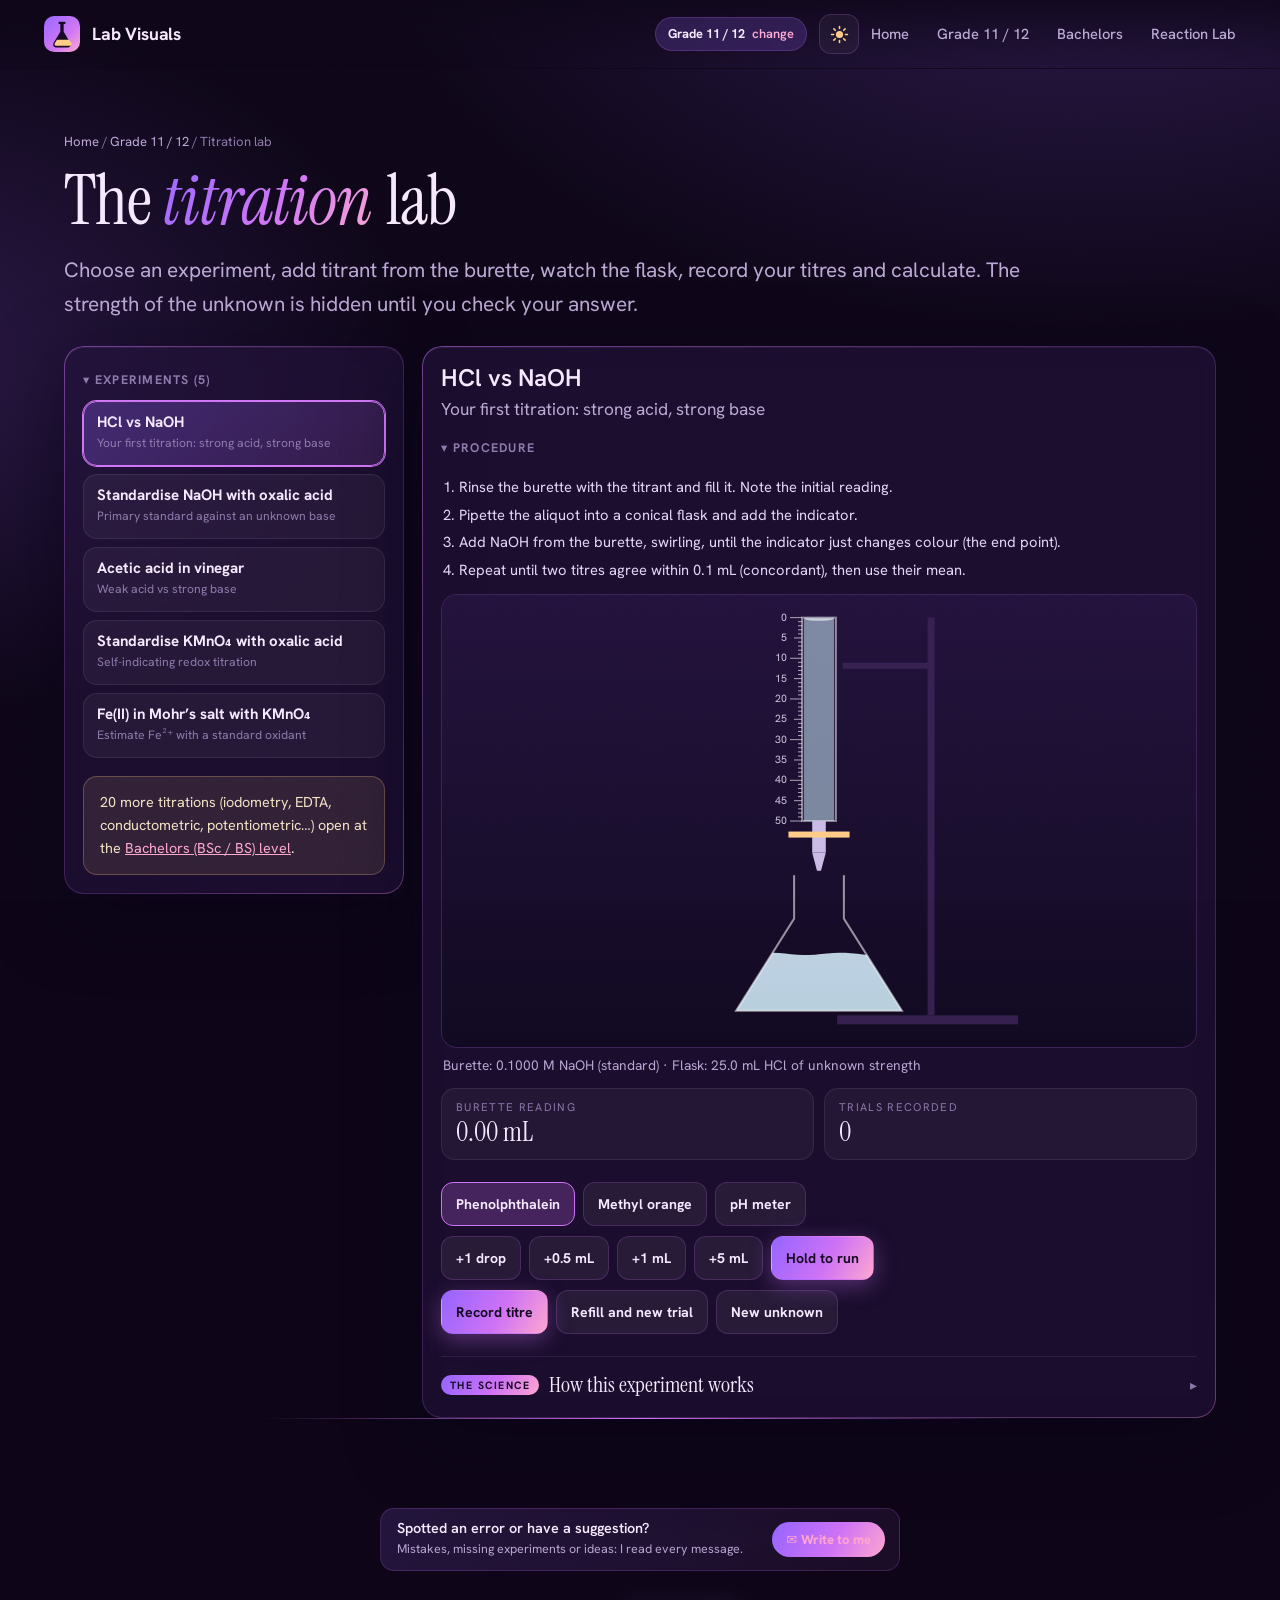
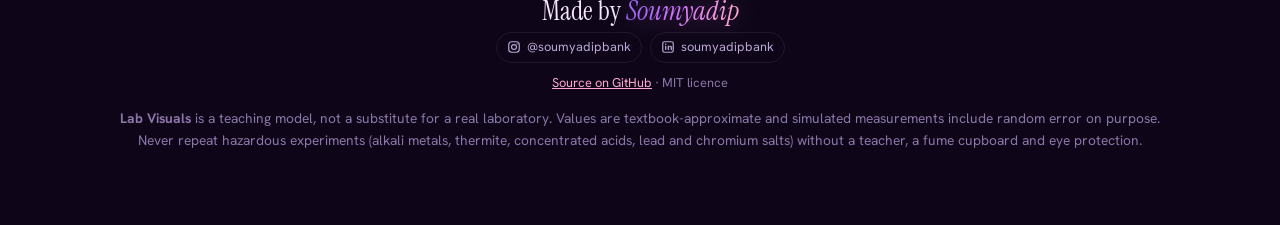
<file: titration.html>
<!doctype html>
<html lang="en">
<head>
  <meta charset="utf-8">
  <meta name="viewport" content="width=device-width, initial-scale=1">
  <title>Titration lab · Lab Visuals</title>
  <meta name="description" content="Virtual titration lab with a burette, indicators, trial table and worked solution: acid-base, KMnO4, K2Cr2O7, iodometric, EDTA, conductometric and potentiometric titrations.">
  <meta name="color-scheme" content="dark light">
  <meta name="theme-color" content="#160923">
  <link rel="icon" href="data:image/svg+xml,%3Csvg xmlns='http://www.w3.org/2000/svg' viewBox='0 0 64 64'%3E%3Crect width='64' height='64' rx='16' fill='%23160923'/%3E%3Cpath d='M26 10h12v4h-3v14l12 20c2 4-1 8-5 8H22c-4 0-7-4-5-8l12-20V14h-3z' fill='%23ce72f5'/%3E%3C/svg%3E">
  <link rel="preconnect" href="https://fonts.googleapis.com">
  <link rel="preconnect" href="https://fonts.gstatic.com" crossorigin>
  <link href="https://fonts.googleapis.com/css2?family=Hanken+Grotesk:wght@400;500;600;700;800&family=Instrument+Serif:ital@0;1&display=swap" rel="stylesheet">
  <link rel="stylesheet" href="css/style.css">
  <link rel="stylesheet" href="css/pages.css">
  <script src="js/theme.js"></script>
</head>
<body data-sim="titration">
  <div id="siteHeader"></div>
  <main>
    <div class="wrap">
      <section class="page-head">
        <p class="crumbs"><a href="index.html">Home</a> / <a id="crumbLevel" href="bsc.html">Lab</a> / Titration lab</p>
        <h1>The <em>titration</em> lab</h1>
        <p class="lead" id="lead">Choose an experiment, add titrant from the burette, watch the flask, record your titres and calculate. The strength of the unknown is hidden until you check your answer.</p>
      </section>
      <section class="sim-grid">
        <aside class="panel">
          <details id="expDetails" open><summary class="lbl-sum">Experiments <span id="expCount"></span></summary>
            <div class="exp-list" id="expList"></div>
            <p class="note-box" id="levelNote" hidden></p>
          </details>
        </aside>
        <div class="panel" id="work">
          <h2 id="expTitle" style="margin:0 0 4px"></h2>
          <p class="sub" id="expSub" style="margin:0 0 10px"></p>
          <details class="steps-box" open><summary class="lbl-sum">Procedure</summary><ol class="steps" id="steps"></ol></details>
          <div class="sim-canvas-wrap" style="margin-top:12px"><canvas id="bench" width="760" height="460" aria-label="Burette and conical flask"></canvas></div>
          <p id="benchCap" class="bench-cap" aria-live="polite"></p>
          <div class="readout-row" id="readouts"></div>
          <div id="parts" class="btn-row" hidden></div>
          <div id="opts" class="btn-row"></div>
          <div class="btn-row" id="dose">
            <button type="button" class="btn-sm" data-v="0.05">+1 drop</button>
            <button type="button" class="btn-sm" data-v="0.5">+0.5 mL</button>
            <button type="button" class="btn-sm" data-v="1">+1 mL</button>
            <button type="button" class="btn-sm" data-v="5">+5 mL</button>
            <button type="button" class="btn-sm primary" id="hold" title="Press and hold to open the stopcock">Hold to run</button>
          </div>
          <div class="btn-row" id="actions"></div>
          <div id="msg" role="status" aria-live="polite"></div>
          <div class="chart-box" id="chartBox" hidden><h4 id="chartTitle">Titration curve</h4><canvas id="chart" style="height:250px"></canvas></div>
          <div id="trialsBox"></div>
          <div id="answerBox"></div>
        </div>
      </section>
    </div>
  </main>
  <div id="siteFooter"></div>
  <script src="js/common.js"></script>
  <script src="js/data.js"></script>
  <script src="js/labcalc.js"></script>
  <script src="js/titrations.js"></script>
  <script src="js/chart.js"></script>
  <script src="js/theory.js"></script>
  <script src="js/titration.js"></script>
  <script src="js/fx.js"></script>
</body>
</html>
</file>
<file: css/style.css>
:root {
  --bg: #0e0618;
  --bg2: #160923;
  --panel: rgba(34, 18, 58, .62);
  --panel-solid: #1e0f35;
  --panel-2: rgba(255, 255, 255, .045);
  --ink: #f6e8ff;
  --muted: #b9a6d3;
  --faint: #8a76a8;
  --line: rgba(206, 114, 245, .2);
  --line-soft: rgba(255, 255, 255, .08);
  --violet: #9565ff;
  --magenta: #ce72f5;
  --pink: #fea6d0;
  --amber: #ffcb83;
  --mint: #7bf583;
  --accent: var(--magenta);
  --grad: linear-gradient(120deg, #9565ff 0%, #ce72f5 55%, #fea6d0 100%);
  --exo: #ff8f6e; --exo-soft: rgba(255, 143, 110, .14);
  --endo: #7ab8ff; --endo-soft: rgba(122, 184, 255, .14);
  --ok: #7bf583; --ok-soft: rgba(123, 245, 131, .12);
  --warn: #ffcb83; --warn-soft: rgba(255, 203, 131, .1);
  --bad: #ff7a9a; --bad-soft: rgba(255, 122, 154, .12);
  --radius: 20px;
  --serif: "Instrument Serif", "Iowan Old Style", Georgia, serif;
  --sans: "Hanken Grotesk", system-ui, -apple-system, "Segoe UI", Roboto, sans-serif;
  --field: rgba(10, 3, 22, .55);
  color-scheme: dark;
}
* { box-sizing: border-box; }
html { scroll-behavior: smooth; -webkit-text-size-adjust: 100%; }
body {
  margin: 0; color: var(--ink); font: 16px/1.6 var(--sans); background: var(--bg);
  background-image: radial-gradient(1200px 700px at 85% -10%, rgba(149, 101, 255, .22), transparent 60%), radial-gradient(900px 600px at -10% 40%, rgba(93, 59, 155, .35), transparent 60%);
  background-attachment: fixed; overflow-x: hidden;
}
/* film grain */
body::after {
  content: ""; position: fixed; inset: 0; pointer-events: none; z-index: 90; opacity: .09; mix-blend-mode: overlay;
  background-image: url("data:image/svg+xml;utf8,<svg xmlns='http://www.w3.org/2000/svg' width='220' height='220'><filter id='n'><feTurbulence type='fractalNoise' baseFrequency='.85' numOctaves='2' stitchTiles='stitch'/><feColorMatrix values='0 0 0 0 1  0 0 0 0 1  0 0 0 0 1  0 0 0 .9 0'/></filter><rect width='100%' height='100%' filter='url(%23n)'/></svg>");
}
h1, h2, h3, h4 { margin: 0; line-height: 1.12; font-weight: 600; }
button, input { font: inherit; color: inherit; }
button { cursor: pointer; }
a { color: var(--pink); }
:focus-visible { outline: 2px solid var(--pink); outline-offset: 3px; border-radius: 8px; }
.sr { position: absolute; width: 1px; height: 1px; overflow: hidden; clip: rect(0 0 0 0); white-space: nowrap; }
.skip { position: absolute; left: -999px; top: 8px; background: var(--magenta); color: #160923; padding: 8px 14px; border-radius: 10px; z-index: 200; font-weight: 700; }
.skip:focus { left: 8px; }
::selection { background: rgba(206, 114, 245, .45); }
::-webkit-scrollbar { width: 10px; height: 10px; } ::-webkit-scrollbar-thumb { background: rgba(206, 114, 245, .3); border-radius: 10px; } ::-webkit-scrollbar-track { background: transparent; }

/* ---------- loader ---------- */
#loader { position: fixed; inset: 0; z-index: 300; display: grid; place-items: center; background: #0e0618; transition: opacity .8s ease, visibility .8s; }
#loader.done { opacity: 0; visibility: hidden; }
.ld-rays { position: absolute; width: 520px; height: 520px; border-radius: 50%; background: conic-gradient(from 0deg, transparent, rgba(206, 114, 245, .5), transparent 30%, rgba(254, 166, 208, .4), transparent 60%, rgba(149, 101, 255, .5), transparent); filter: blur(26px); animation: spin 5s linear infinite; mask: radial-gradient(circle, transparent 18%, #000 40%, transparent 70%); -webkit-mask: radial-gradient(circle, transparent 18%, #000 40%, transparent 70%); }
.ld-core { width: 74px; height: 74px; border-radius: 50%; background: radial-gradient(circle at 35% 30%, #fff, #f6c8ff 40%, #9565ff 100%); box-shadow: 0 0 80px 20px rgba(206, 114, 245, .55); animation: pulse 1.6s ease-in-out infinite; }
.ld-text { position: absolute; bottom: 18vh; font: italic 400 1.7rem var(--serif); letter-spacing: .02em; color: var(--muted); }
@keyframes spin { to { transform: rotate(360deg); } }
@keyframes pulse { 50% { transform: scale(1.18); box-shadow: 0 0 110px 34px rgba(254, 166, 208, .5); } }

/* ---------- header ---------- */
.top { position: fixed; top: 0; left: 0; right: 0; z-index: 60; display: flex; align-items: center; justify-content: space-between; padding: 14px clamp(16px, 4vw, 44px); background: linear-gradient(180deg, rgba(14, 6, 24, .85), rgba(14, 6, 24, 0)); backdrop-filter: blur(6px); }
.brand { display: flex; align-items: center; gap: 12px; text-decoration: none; color: var(--ink); font-weight: 700; letter-spacing: -.01em; font-size: 1.1rem; }
.logo { width: 36px; height: 36px; }
.nav { display: flex; align-items: center; gap: clamp(10px, 2.4vw, 28px); }
.nav a { color: var(--muted); text-decoration: none; font-size: .92rem; font-weight: 500; transition: color .2s; }
.nav a:hover { color: var(--ink); }
.nav a.pill { color: #160923; background: var(--grad); padding: 9px 18px; border-radius: 999px; font-weight: 700; box-shadow: 0 6px 24px rgba(206, 114, 245, .35); }
.nav a.pill:hover { color: #160923; filter: brightness(1.08); }

/* ---------- hero ---------- */
.hero { position: relative; min-height: 100svh; display: grid; align-items: center; overflow: hidden; isolation: isolate; }
#heroCanvas { position: absolute; inset: 0; width: 100%; height: 100%; z-index: -1; }
.hero::after { content: ""; position: absolute; inset: auto 0 0 0; height: 24vh; background: linear-gradient(180deg, transparent, var(--bg)); z-index: -1; pointer-events: none; }
.hero-inner { padding: 120px clamp(20px, 6vw, 96px) 90px; max-width: 880px; }
.eyebrow { margin: 0 0 14px; font-size: .78rem; text-transform: uppercase; letter-spacing: .22em; color: var(--pink); font-weight: 600; }
.hero h1 { font: 400 clamp(3rem, 9vw, 7rem)/.98 var(--serif); letter-spacing: -.02em; }
.hero h1 em { font-style: italic; background: var(--grad); -webkit-background-clip: text; background-clip: text; color: transparent; padding-right: .08em; }
.lead { font-size: clamp(1.05rem, 2vw, 1.3rem); color: var(--muted); max-width: 40em; margin: 22px 0 30px; }
.cta { display: flex; flex-wrap: wrap; gap: 14px; }
.btn-glow { display: inline-block; text-decoration: none; color: #160923; font-weight: 700; padding: 15px 28px; border-radius: 999px; background: var(--grad); box-shadow: 0 10px 40px rgba(206, 114, 245, .45), inset 0 1px 0 rgba(255, 255, 255, .5); transition: transform .2s, box-shadow .2s; }
.btn-glow:hover { transform: translateY(-2px); box-shadow: 0 16px 54px rgba(206, 114, 245, .6), inset 0 1px 0 rgba(255, 255, 255, .5); color: #160923; }
.btn-ghost { background: rgba(255, 255, 255, .05); border: 1px solid var(--line); color: var(--ink); padding: 15px 26px; border-radius: 999px; font-weight: 600; backdrop-filter: blur(8px); transition: background .2s, border-color .2s; }
.btn-ghost:hover { background: rgba(206, 114, 245, .16); border-color: var(--magenta); }
.stats { list-style: none; display: flex; flex-wrap: wrap; gap: clamp(18px, 4vw, 48px); padding: 0; margin: 48px 0 0; }
.stats li { display: grid; }
.stats b { font: 400 2.2rem/1 var(--serif); background: var(--grad); -webkit-background-clip: text; background-clip: text; color: transparent; }
.stats span { color: var(--faint); font-size: .85rem; margin-top: 4px; }
.scroll-cue { position: absolute; left: 50%; bottom: 26px; width: 26px; height: 42px; border: 1.5px solid rgba(246, 232, 255, .35); border-radius: 14px; transform: translateX(-50%); }
.scroll-cue span { position: absolute; left: 50%; top: 8px; width: 4px; height: 8px; margin-left: -2px; border-radius: 4px; background: var(--pink); animation: cue 1.8s ease-in-out infinite; }
@keyframes cue { 0% { opacity: 0; transform: translateY(0); } 30% { opacity: 1; } 100% { opacity: 0; transform: translateY(14px); } }

/* ---------- reveal ---------- */
.reveal { opacity: 0; transform: translateY(26px); transition: opacity .9s cubic-bezier(.2, .7, .2, 1) var(--d, 0ms), transform .9s cubic-bezier(.2, .7, .2, 1) var(--d, 0ms); }
.reveal.in { opacity: 1; transform: none; }
.hero .reveal { transition-delay: calc(var(--d, 0ms) + .5s); }
body:not(.ready) .hero .reveal { opacity: 0; }

/* ---------- sections ---------- */
.lab, .how { padding: clamp(60px, 9vw, 120px) clamp(14px, 4vw, 44px) 24px; max-width: 1400px; margin: 0 auto; }
.section-head { max-width: 760px; margin: 0 auto 40px; text-align: center; }
.section-head h2 { font: 400 clamp(2.2rem, 5vw, 3.8rem)/1.05 var(--serif); letter-spacing: -.01em; }
.sub { color: var(--muted); font-size: 1.08rem; margin: 14px 0 0; }
.layout { display: grid; grid-template-columns: minmax(290px, 360px) minmax(0, 1fr); gap: 20px; align-items: start; }
.main-col { display: grid; gap: 20px; min-width: 0; }
.panel { background: var(--panel); border: 1px solid var(--line); border-radius: var(--radius); padding: 20px; min-width: 0; backdrop-filter: blur(18px); box-shadow: 0 20px 70px rgba(10, 2, 24, .55), inset 0 1px 0 rgba(255, 255, 255, .06); position: relative; }
.panel::before { content: ""; position: absolute; inset: -1px; border-radius: inherit; padding: 1px; background: linear-gradient(140deg, rgba(206, 114, 245, .5), transparent 35%, transparent 70%, rgba(254, 166, 208, .3)); -webkit-mask: linear-gradient(#000 0 0) content-box, linear-gradient(#000 0 0); -webkit-mask-composite: xor; mask-composite: exclude; pointer-events: none; opacity: .7; }
.picker { position: sticky; top: 76px; max-height: calc(100vh - 92px); display: flex; flex-direction: column; gap: 12px; overflow-x: hidden; overflow-y: auto; }
/* the gradient outline (::before) would scroll with the content of this scrolling panel and cut across the list: use a plain border instead */
.picker::before { display: none; }
.picker { border-color: rgba(206, 114, 245, .32); backdrop-filter: none; -webkit-backdrop-filter: none; background: var(--panel-solid); }   /* a blurred see-through background on a scrolling panel can leave line artefacts in Chrome */
.picker > * { flex: none; }
.picker > .chem-grid { max-height: 340px; }
.panel h3 { font: 400 1.7rem var(--serif); display: flex; align-items: center; gap: 12px; }
.panel h3 small { margin-left: auto; font: 500 .8rem var(--sans); color: var(--faint); letter-spacing: .04em; }
.step { font: 600 .72rem var(--sans); letter-spacing: .14em; color: #160923; background: var(--grad); padding: 4px 9px; border-radius: 999px; }
.fine { color: var(--faint); font-size: .8rem; margin: 0; }

/* ---------- picker ---------- */
.tray { display: grid; gap: 8px; }
.tray-empty { border: 1.5px dashed var(--line); border-radius: 14px; padding: 12px 14px; color: var(--muted); font-size: .92rem; }
.tray-item { display: grid; grid-template-columns: 26px 1fr auto; gap: 10px; align-items: center; padding: 9px 10px; border-radius: 14px; background: linear-gradient(120deg, rgba(149, 101, 255, .2), rgba(206, 114, 245, .1)); border: 1px solid var(--line); animation: pop .35s cubic-bezier(.2, .8, .3, 1.3); }
@keyframes pop { from { transform: scale(.94); opacity: 0; } }
.tray-item .n { width: 24px; height: 24px; border-radius: 50%; background: var(--grad); color: #160923; display: grid; place-items: center; font-size: .76rem; font-weight: 800; }
.tray-item .t b { display: block; font-size: .96rem; line-height: 1.3; }
.tray-item .t > span { display: block; color: var(--muted); font-size: .78rem; line-height: 1.35; }
.tray-item .x { border: 0; background: transparent; font-size: 1.3rem; width: 34px; height: 34px; border-radius: 10px; color: var(--muted); }
.tray-item .x:hover { background: rgba(255, 255, 255, .1); color: var(--ink); }
.haz { display: inline-block; font-size: .64rem; font-weight: 800; padding: 1px 8px; border-radius: 999px; margin-left: 8px; vertical-align: 1px; letter-spacing: .06em; text-transform: uppercase; }
.haz-0 { background: var(--ok-soft); color: var(--ok); }
.haz-1 { background: var(--warn-soft); color: var(--warn); }
.haz-2 { background: var(--exo-soft); color: var(--exo); }
.haz-3 { background: #ff4d7a; color: #fff; }
.quick { border: 1px solid var(--line-soft); border-radius: 14px; padding: 6px 12px; background: var(--panel-2); }
.quick summary { cursor: pointer; font-weight: 600; font-size: .92rem; padding: 6px 0; list-style: none; display: flex; justify-content: space-between; }
.quick summary::after { content: "+"; color: var(--pink); font-size: 1.2rem; line-height: 1; }
.quick[open] summary::after { content: "–"; }
.presets { display: flex; flex-wrap: wrap; gap: 7px; padding: 6px 0 10px; max-height: 150px; overflow: auto; }
.presets button, .ghost { border: 1px solid var(--line); background: rgba(255, 255, 255, .04); border-radius: 999px; padding: 6px 13px; font-size: .8rem; font-weight: 600; color: var(--ink); min-height: 34px; transition: all .2s; }
.presets button:hover, .ghost:hover { border-color: var(--magenta); background: rgba(206, 114, 245, .18); transform: translateY(-1px); }
.search input { width: 100%; padding: 12px 16px; border-radius: 14px; border: 1px solid var(--line); background: rgba(10, 3, 22, .5); color: var(--ink); }
.search input::placeholder { color: var(--faint); }
.search input:focus { outline: none; border-color: var(--magenta); box-shadow: 0 0 0 3px rgba(206, 114, 245, .2); }
.chips { display: flex; flex-wrap: wrap; gap: 6px; }
.chips button { border: 1px solid var(--line-soft); background: transparent; border-radius: 999px; padding: 4px 12px; font-size: .78rem; font-weight: 600; color: var(--muted); min-height: 30px; transition: all .2s; }
.chips button:hover { color: var(--ink); border-color: var(--line); }
.chips button[aria-pressed="true"] { background: var(--ink); color: #160923; border-color: var(--ink); }
.chem-grid { display: grid; grid-template-columns: repeat(auto-fill, minmax(112px, 1fr)); gap: 8px; overflow: auto; padding: 2px 4px 6px 2px; align-content: start; }
.chem { position: relative; text-align: left; border: 1px solid var(--line-soft); background: rgba(255, 255, 255, .035); border-radius: 14px; padding: 10px 10px 9px 28px; display: grid; min-height: 62px; transition: all .2s; }
.chem:hover { border-color: var(--magenta); background: rgba(206, 114, 245, .12); transform: translateY(-2px); }
.chem .dot { position: absolute; left: 10px; top: 14px; width: 12px; height: 12px; border-radius: 50%; box-shadow: 0 0 10px currentColor; border: 1px solid rgba(255, 255, 255, .5); }
.chem .dot.sq { border-radius: 3px; }
.chem b { font-size: 1rem; line-height: 1.2; }
.chem span { color: var(--faint); font-size: .72rem; line-height: 1.3; overflow: hidden; text-overflow: ellipsis; white-space: nowrap; }
.chem[aria-pressed="true"] { border-color: var(--magenta); background: linear-gradient(140deg, rgba(149, 101, 255, .3), rgba(206, 114, 245, .16)); box-shadow: 0 0 0 1px var(--magenta), 0 8px 30px rgba(206, 114, 245, .25); }
.chem[disabled] { opacity: .35; cursor: not-allowed; transform: none; }
.chem .ord { position: absolute; right: 7px; top: 7px; background: var(--grad); color: #160923; width: 19px; height: 19px; font-size: .7rem; font-weight: 800; font-style: normal; display: grid; place-items: center; border-radius: 50%; }
.chem-empty { grid-column: 1 / -1; color: var(--muted); padding: 14px 6px; }

/* ---------- stage ---------- */
.stage-head { display: flex; align-items: center; justify-content: space-between; gap: 10px; flex-wrap: wrap; margin-bottom: 14px; }
.seg { display: inline-flex; background: rgba(10, 3, 22, .55); border: 1px solid var(--line-soft); border-radius: 999px; padding: 4px; gap: 2px; }
.seg button { border: 0; background: transparent; padding: 8px 18px; border-radius: 999px; color: var(--muted); font-weight: 600; font-size: .9rem; min-height: 36px; transition: all .2s; }
.seg button[aria-pressed="true"] { background: var(--grad); color: #160923; box-shadow: 0 4px 18px rgba(206, 114, 245, .4); }
.canvas-wrap { position: relative; width: 100%; max-width: max(440px, calc((100vh - 310px) * 1.6)); margin-inline: auto; border-radius: 16px; overflow: hidden; border: 1px solid var(--line); background: #1a0d2e; line-height: 0; box-shadow: inset 0 0 60px rgba(10, 2, 24, .6); }
#beaker { width: 100%; display: block; aspect-ratio: 8 / 5; }
.stage-msg { position: absolute; left: 50%; top: 14px; transform: translateX(-50%); background: rgba(14, 6, 24, .8); border: 1px solid var(--line); color: var(--ink); padding: 8px 18px; border-radius: 999px; font-size: .86rem; line-height: 1.4; pointer-events: none; opacity: 0; transition: opacity .3s; max-width: 92%; text-align: center; backdrop-filter: blur(8px); }
.stage-msg.show { opacity: 1; }
.controls { display: flex; gap: 12px; align-items: center; flex-wrap: wrap; margin: 14px 0 10px; }
.controls button { border: 1px solid var(--line); background: rgba(255, 255, 255, .05); padding: 10px 18px; border-radius: 999px; font-weight: 700; min-height: 46px; transition: all .2s; }
.controls button:hover { border-color: var(--magenta); }
.controls button.primary { background: var(--grad); color: #160923; border-color: transparent; min-width: 128px; font-size: 1rem; box-shadow: 0 8px 30px rgba(206, 114, 245, .4); }
.controls button.primary:hover { filter: brightness(1.08); transform: translateY(-1px); }
.controls button:disabled { opacity: .45; cursor: not-allowed; }
.range { display: flex; align-items: center; gap: 10px; font-size: .85rem; color: var(--muted); }
.range.grow { flex: 1; min-width: 160px; }
.range input[type="range"] { accent-color: var(--magenta); width: 110px; }
.range.grow input { width: 100%; }
.range output { min-width: 2.4em; color: var(--ink); font-weight: 600; }
.readouts { display: grid; grid-template-columns: repeat(4, minmax(0, 1fr)); gap: 10px; margin: 8px 0 14px; }
.rd { background: var(--panel-2); border: 1px solid var(--line-soft); border-radius: 14px; padding: 10px 14px; min-width: 0; }
.rd span { display: block; color: var(--faint); font-size: .7rem; text-transform: uppercase; letter-spacing: .12em; }
.rd b { font: 400 1.5rem/1.2 var(--serif); display: block; overflow-wrap: anywhere; }
.rd b.hot { color: var(--exo); } .rd b.cold { color: var(--endo); }
.charts { display: grid; grid-template-columns: 1fr 1fr; gap: 14px; }
.charts figure { margin: 0; background: rgba(10, 3, 22, .45); border: 1px solid var(--line-soft); border-radius: 16px; padding: 10px 12px 6px; min-width: 0; }
.charts figcaption { font-size: .74rem; font-weight: 700; color: var(--faint); letter-spacing: .12em; text-transform: uppercase; padding: 2px 2px 6px; }
.cv { line-height: 0; } .cv canvas { width: 100%; display: block; }
.toggle { display: flex; gap: 12px; align-items: flex-start; margin-top: 14px; font-size: .9rem; color: var(--muted); }
.toggle input { margin-top: 4px; width: 18px; height: 18px; accent-color: var(--magenta); flex: none; }
.toggle b { color: var(--ink); }

/* ---------- results ---------- */
.res-head h3 { font: 400 clamp(1.8rem, 3.4vw, 2.6rem)/1.1 var(--serif); }
.tags { display: flex; flex-wrap: wrap; gap: 7px; margin: 12px 0 14px; }
.tag { font-size: .74rem; font-weight: 700; padding: 4px 12px; border-radius: 999px; background: var(--panel-2); border: 1px solid var(--line-soft); color: var(--muted); letter-spacing: .02em; }
.tag.exo { background: var(--exo-soft); color: var(--exo); border-color: transparent; }
.tag.endo { background: var(--endo-soft); color: var(--endo); border-color: transparent; }
.tag.ok { background: var(--ok-soft); color: var(--ok); border-color: transparent; }
.card { border: 1px solid var(--line-soft); border-radius: 16px; padding: 16px 18px; background: var(--panel-2); margin-top: 14px; }
.card h4 { margin: 0 0 10px; font-size: .72rem; text-transform: uppercase; letter-spacing: .16em; color: var(--pink); font-weight: 700; }
.card p { margin: 0 0 10px; color: #e8d8fa; } .card p:last-child { margin-bottom: 0; }
.eq { font-size: 1.18rem; line-height: 2.1; overflow-x: auto; padding-bottom: 2px; font-family: "Cambria Math", "STIX Two Math", Georgia, serif; }
.eq .row { white-space: nowrap; }
.eq .lbl { display: inline-block; min-width: 8.6rem; font: 700 .66rem var(--sans); text-transform: uppercase; letter-spacing: .14em; color: var(--faint); }
.eq .st { font-size: .78em; color: var(--faint); }
.eq .cond { font-size: .8em; color: var(--muted); }
.eq .arrow { color: var(--pink); font-weight: 700; padding: 0 .2em; }
.eq sub, .eq sup { line-height: 0; }
.eq-note { font-size: .84rem; color: var(--muted); margin-top: 8px; }
.facts { display: grid; grid-template-columns: repeat(auto-fit, minmax(220px, 1fr)); gap: 12px; margin-top: 14px; }
.fact { border: 1px solid var(--line-soft); border-radius: 16px; padding: 14px 16px; background: var(--panel-2); transition: border-color .2s, transform .2s; }
.fact:hover { border-color: var(--line); transform: translateY(-2px); }
.fact h4 { margin: 0 0 6px; font-size: .68rem; text-transform: uppercase; letter-spacing: .16em; color: var(--faint); }
.fact .v { font-weight: 700; font-size: 1.02rem; }
.fact .s { color: var(--muted); font-size: .85rem; line-height: 1.45; margin-top: 3px; }
.sw { display: inline-block; width: 18px; height: 18px; border-radius: 6px; border: 1px solid rgba(255, 255, 255, .4); vertical-align: -4px; margin-right: 5px; }
.sw-arrow { color: var(--faint); margin: 0 4px; }
.obs { list-style: none; padding: 0; margin: 0; display: grid; gap: 10px; }
.obs li { padding-left: 30px; position: relative; opacity: .4; transition: opacity .4s; }
.obs li::before { content: ""; position: absolute; left: 4px; top: 7px; width: 13px; height: 13px; border-radius: 50%; border: 2px solid var(--line); transition: all .4s; }
.obs li.seen { opacity: 1; }
.obs li.seen::before { background: var(--grad); border-color: transparent; box-shadow: 0 0 12px rgba(206, 114, 245, .7); }
details.deep summary { cursor: pointer; list-style: none; font-size: .72rem; text-transform: uppercase; letter-spacing: .16em; color: var(--pink); font-weight: 700; display: flex; justify-content: space-between; }
details.deep summary::after { content: "+"; font-size: 1.3rem; line-height: 1; }
details.deep[open] summary::after { content: "–"; }
details.deep[open] summary { margin-bottom: 12px; }
.hess { width: 100%; border-collapse: collapse; font-size: .9rem; margin: 6px 0 8px; }
.hess td, .hess th { padding: 5px 8px; border-bottom: 1px solid var(--line-soft); text-align: left; }
.hess th { color: var(--faint); font-size: .72rem; letter-spacing: .1em; text-transform: uppercase; }
.hess td:last-child, .hess th:last-child { text-align: right; font-variant-numeric: tabular-nums; }
.hess tr.sum td { font-weight: 700; border-bottom: 0; color: var(--pink); }
.safety { list-style: none; margin: 0; padding: 0; display: grid; gap: 8px; font-size: .92rem; }
.warn-card { background: var(--warn-soft); border-color: rgba(255, 203, 131, .25); }
.warn-card h4 { color: var(--amber); }
.hint-card { background: rgba(149, 101, 255, .14); border-color: var(--line); }
.hint-card button { border: 1px solid var(--magenta); background: rgba(10, 3, 22, .4); color: var(--pink); font-weight: 700; padding: 7px 14px; border-radius: 999px; margin: 4px 6px 0 0; }
.hint-card button:hover { background: rgba(206, 114, 245, .25); }
.excess { display: flex; flex-wrap: wrap; gap: 8px; margin-top: 4px; }
.excess button { border: 1px solid var(--line); background: rgba(255, 255, 255, .04); padding: 8px 14px; border-radius: 999px; font-size: .84rem; font-weight: 600; min-height: 38px; }
.excess button[aria-pressed="true"] { background: var(--grad); color: #160923; border-color: transparent; }
.predict-grid { display: grid; grid-template-columns: repeat(auto-fit, minmax(200px, 1fr)); gap: 10px; }
.predict-grid label { display: flex; gap: 10px; align-items: center; padding: 10px 14px; border: 1px solid var(--line-soft); border-radius: 14px; background: rgba(255, 255, 255, .04); min-height: 46px; }
.predict-grid input { width: 18px; height: 18px; accent-color: var(--magenta); }
.score { display: grid; gap: 8px; margin-top: 8px; }
.score div { padding: 10px 14px; border-radius: 12px; font-size: .92rem; }
.score .good { background: var(--ok-soft); color: var(--ok); }
.score .miss { background: var(--bad-soft); color: var(--bad); }
.empty { text-align: center; padding: 34px 10px; color: var(--muted); }
.empty big { display: block; font-size: 2.6rem; margin-bottom: 6px; }
.empty b { font: 400 1.7rem var(--serif); color: var(--ink); }
.btn { border: 0; background: var(--grad); color: #160923; font-weight: 700; padding: 11px 20px; border-radius: 999px; min-height: 46px; }
.partial { font-size: .9rem; }
.partial code { font-family: inherit; background: rgba(255, 255, 255, .08); padding: 1px 8px; border-radius: 8px; }

/* ---------- how it works ---------- */
.cards3 { display: grid; grid-template-columns: repeat(auto-fit, minmax(260px, 1fr)); gap: 18px; }
.feat { padding: 28px; border-radius: 22px; background: var(--panel); border: 1px solid var(--line); backdrop-filter: blur(12px); transition: transform .3s, border-color .3s; }
.feat:hover { transform: translateY(-4px); border-color: var(--magenta); }
.feat .num { font: italic 400 2.4rem var(--serif); background: var(--grad); -webkit-background-clip: text; background-clip: text; color: transparent; }
.feat h4 { font: 400 1.7rem var(--serif); margin: 8px 0 10px; }
.feat p { margin: 0; color: var(--muted); }
.foot { max-width: 1100px; margin: 0 auto; padding: 60px 20px 60px; color: var(--faint); font-size: .86rem; text-align: center; }
.foot a { color: var(--pink); }

/* ---------- responsive ---------- */
@media (max-width: 1000px) {
  .layout { grid-template-columns: 1fr; }
  .picker { position: static; max-height: none; }
  .chem-grid { max-height: 360px; }
}
@media (max-width: 640px) {
  .nav a:not(.pill) { display: none; }
  .charts { grid-template-columns: 1fr; }
  .readouts { grid-template-columns: repeat(2, 1fr); }
  .panel { padding: 14px; }
  .controls .range:not(.grow) { display: none; }
  .eq { font-size: 1rem; }
  .eq .lbl { display: block; min-width: 0; line-height: 1.2; margin-top: 4px; }
  .hero-inner { padding-top: 110px; }
  .scroll-cue { display: none; }
}
@media (prefers-reduced-motion: reduce) {
  html { scroll-behavior: auto; }
  * { animation-duration: .01ms !important; transition-duration: .01ms !important; }
  .reveal { opacity: 1; transform: none; }
}

@media (max-height: 800px) and (min-width: 1001px) {
  .canvas-wrap { max-width: max(420px, calc((100vh - 290px) * 1.6)); }
  .rd { padding: 7px 12px; } .rd b { font-size: 1.25rem; }
  .controls button { min-height: 40px; padding: 8px 16px; }
  .panel { padding: 16px; }
  .picker { top: 64px; max-height: calc(100vh - 78px); }
}

/* ================= v3: interaction and polish ================= */
#progress { position: fixed; top: 0; left: 0; right: 0; height: 3px; z-index: 120; transform-origin: 0 50%; transform: scaleX(0); background: var(--grad); box-shadow: 0 0 14px rgba(206, 114, 245, .8); }
#cursorGlow { position: fixed; left: -230px; top: -230px; width: 460px; height: 460px; border-radius: 50%; pointer-events: none; z-index: 85; opacity: 0; transition: opacity .4s; background: radial-gradient(circle, rgba(206, 114, 245, .12), rgba(149, 101, 255, .05) 45%, rgba(149, 101, 255, 0) 70%); will-change: transform; }   /* no blend mode: with 'screen' over blurred panels Chrome can draw the square edges of this layer as lines */
#cursorGlow.on { opacity: 1; }
@media (hover: none) { #cursorGlow { display: none; } }

.top { transition: background .3s, backdrop-filter .3s, border-color .3s; border-bottom: 1px solid transparent; }
body.scrolled .top { background: rgba(14, 6, 24, .72); backdrop-filter: blur(16px); border-bottom-color: var(--line-soft); }
.nav a:not(.pill) { position: relative; padding: 4px 0; }
.nav a:not(.pill)::after { content: ""; position: absolute; left: 0; right: 0; bottom: 0; height: 2px; border-radius: 2px; background: var(--grad); transform: scaleX(0); transform-origin: left; transition: transform .3s; }
.nav a:not(.pill):hover::after, .nav a.active::after { transform: scaleX(1); }
.nav a.active { color: var(--ink); }

.chem::after, .feat::after, .fact::after, .tray-item::after { content: ""; position: absolute; inset: 0; border-radius: inherit; pointer-events: none; opacity: 0; transition: opacity .25s; background: radial-gradient(200px circle at var(--mx, 50%) var(--my, 50%), rgba(206, 114, 245, .26), transparent 70%); }
.chem:hover::after, .feat:hover::after, .fact:hover::after, .tray-item:hover::after { opacity: 1; }
.feat, .fact, .tray-item { position: relative; }
.feat.tilting { transition: transform .12s ease-out, opacity .9s, border-color .3s; will-change: transform; }
.chem[draggable="true"] { cursor: grab; }
.chem[draggable="true"]:active { cursor: grabbing; }

.canvas-wrap { transition: box-shadow .25s, border-color .25s; }
.canvas-wrap.drop { border-color: var(--magenta); box-shadow: 0 0 0 2px var(--magenta), 0 0 70px rgba(206, 114, 245, .55); }
.canvas-wrap.drop::after { content: "Drop to add to the bench"; position: absolute; inset: 0; display: grid; place-items: center; font: italic 400 2rem var(--serif); color: #fff; background: rgba(40, 14, 70, .55); backdrop-filter: blur(3px); line-height: 1.2; text-align: center; pointer-events: none; }
.stage-msg.clickable { pointer-events: auto; cursor: pointer; background: var(--grad); color: #160923; font-weight: 700; border-color: transparent; box-shadow: 0 8px 30px rgba(206, 114, 245, .5); animation: bob 1.8s ease-in-out infinite; }
@keyframes bob { 50% { transform: translateX(-50%) translateY(4px); } }

.hint { display: flex; flex-wrap: wrap; gap: 6px 18px; margin: 4px 2px 10px; font-size: .8rem; color: var(--faint); }
.hint span::before { content: "•"; color: var(--magenta); margin-right: 7px; }
kbd { font: 600 .72rem var(--sans); padding: 2px 7px; border-radius: 6px; border: 1px solid var(--line); border-bottom-width: 2px; background: rgba(255, 255, 255, .06); color: var(--ink); }

.btn-glow, .btn-ghost, .nav a.pill, .controls button.primary, .btn { transition: transform .25s cubic-bezier(.2, .8, .3, 1), box-shadow .25s, filter .25s, background .2s, border-color .2s; }
.btn-glow { position: relative; overflow: hidden; }
.btn-glow::after { content: ""; position: absolute; top: 0; bottom: 0; width: 40%; left: -60%; background: linear-gradient(100deg, transparent, rgba(255, 255, 255, .28), transparent); transform: skewX(-20deg); animation: sheen 3.6s ease-in-out infinite; pointer-events: none; }
.btn-glow { font-weight: 800; letter-spacing: .01em; }
@keyframes sheen { 0%, 55% { left: -60%; } 100% { left: 140%; } }

.credit { margin: 30px auto 14px; font: 400 clamp(2.6rem, 8vw, 5.6rem)/1 var(--serif); letter-spacing: -.02em; color: var(--ink); }
.credit small { display: block; font: 600 .72rem var(--sans); letter-spacing: .32em; text-transform: uppercase; color: var(--faint); margin-bottom: 14px; }
.credit strong { font-weight: 400; font-style: italic; background: linear-gradient(110deg, #9565ff, #ce72f5, #fea6d0, #ffcb83, #ce72f5, #9565ff); background-size: 250% 100%; -webkit-background-clip: text; background-clip: text; color: transparent; animation: shimmer 7s linear infinite; filter: drop-shadow(0 0 22px rgba(206, 114, 245, .45)); }
@keyframes shimmer { to { background-position: -250% 0; } }
.foot { position: relative; padding-top: 90px; }
.foot::before { content: ""; position: absolute; left: 50%; top: 0; width: min(760px, 90%); height: 1px; transform: translateX(-50%); background: linear-gradient(90deg, transparent, var(--magenta), transparent); }

/* ================= v3.1: smaller credit, contact box ================= */
.credit { margin: 26px auto 8px; font-size: clamp(1.3rem, 3vw, 1.7rem); letter-spacing: 0; }
.credit strong { filter: drop-shadow(0 0 12px rgba(206, 114, 245, .4)); }
.foot .small { font-size: .8rem; margin: 0; }
.contact { display: flex; flex-wrap: wrap; align-items: center; justify-content: space-between; gap: 8px 16px; text-align: left; max-width: 520px; margin: 0 auto 8px; padding: 10px 14px 10px 16px; border-radius: 14px; border: 1px solid var(--line); background: linear-gradient(120deg, rgba(149, 101, 255, .16), rgba(206, 114, 245, .07)); backdrop-filter: blur(12px); }
.contact h4 { font: 600 .9rem/1.3 var(--sans, inherit); color: var(--ink); margin: 0 0 2px; }
.contact p { margin: 0; color: var(--muted); font-size: .78rem; }
.contact .btn-glow { padding: 7px 14px; font-size: .82rem; white-space: nowrap; min-height: 0; box-shadow: none; }
@media (max-width: 640px) { .contact { padding: 10px 12px; } }

/* ================= v4: phones ================= */
.mlegend { display: none; }
.mobile-bar { display: none; }
@media (max-width: 1000px) {
  .mobile-bar { position: fixed; left: 12px; right: 12px; bottom: calc(10px + env(safe-area-inset-bottom)); z-index: 70; display: flex; align-items: center; justify-content: space-between; gap: 12px; padding: 8px 8px 8px 18px; border-radius: 999px; background: rgba(22, 9, 35, .92); border: 1px solid var(--line); box-shadow: 0 10px 40px rgba(0, 0, 0, .55), 0 0 30px rgba(206, 114, 245, .25); transform: translateY(150%); transition: transform .35s cubic-bezier(.2, .8, .3, 1); font-size: .9rem; font-weight: 600; }
  .mobile-bar.show { transform: none; }
  .mobile-bar button { border: 0; background: var(--grad); color: #160923; font-weight: 800; padding: 11px 24px; border-radius: 999px; min-height: 44px; min-width: 120px; font-size: 1rem; }
  body { padding-bottom: 80px; }
}
@media (max-width: 640px) {
  body::after { display: none; }
  .panel, .contact, .feat, .quick { backdrop-filter: none; }
  .panel { background: var(--panel-solid); padding: 14px; border-radius: 18px; }
  .lab, .how { padding-left: 12px; padding-right: 12px; }
  .section-head { margin-bottom: 26px; }
  .hero-inner { padding: 96px 20px 70px; }
  .hero h1 { font-size: clamp(2.7rem, 15vw, 4rem); }
  .cta { flex-direction: column; align-items: stretch; }
  .cta .btn-glow, .cta .btn-ghost { text-align: center; width: 100%; }
  .stats { gap: 14px 26px; margin-top: 34px; }
  .chips button, .presets button, .ghost { min-height: 40px; padding: 8px 14px; font-size: .86rem; }
  .chem-grid { grid-template-columns: repeat(2, minmax(0, 1fr)); max-height: 420px; }
  .chem { min-height: 66px; }
  .tray-item .x { width: 44px; height: 44px; }
  .stage-head { margin-bottom: 10px; }
  .seg button { min-height: 42px; padding: 8px 16px; }
  .canvas-wrap { border-radius: 12px; }
  .controls { gap: 8px; }
  .controls button { flex: 1; min-height: 48px; }
  .controls .range.grow { flex-basis: 100%; order: 3; }
  .hint { display: none; }
  .stage-msg { font-size: .8rem; padding: 6px 12px; top: 8px; }
  .rd b { font-size: 1.25rem; }
  .charts figure { padding: 8px; }
  .eq { font-size: 1.02rem; }
  .facts { grid-template-columns: 1fr; }
  .mlegend.on { display: flex; flex-wrap: wrap; gap: 8px 14px; align-items: center; margin: 10px 0 0; padding: 12px 14px; border-radius: 14px; background: rgba(10, 3, 22, .5); border: 1px solid var(--line-soft); font-size: .86rem; }
  .mlegend b { font-size: .7rem; text-transform: uppercase; letter-spacing: .14em; color: var(--pink); width: 100%; }
  .mlegend span { display: inline-flex; align-items: center; gap: 6px; }
  .mlegend i { width: 14px; height: 14px; display: inline-block; border: 1px solid rgba(255, 255, 255, .4); flex: none; }
  .mlegend em { color: var(--faint); font-style: normal; font-size: .78rem; }
  .mlegend small { width: 100%; color: var(--faint); font-size: .78rem; line-height: 1.4; }
  .contact { text-align: center; justify-content: center; }
  .foot { padding-bottom: 110px; }
}
button, a, input, select, summary { touch-action: manipulation; -webkit-tap-highlight-color: rgba(206, 114, 245, .25); }

/* Instagram link under the credit (small) */
.insta { margin: 0 auto 10px; font-size: .8rem; display: flex; justify-content: center; flex-wrap: wrap; gap: 8px; }
.insta a { display: inline-flex; align-items: center; gap: 6px; color: var(--muted); text-decoration: none; padding: 4px 10px; border-radius: 999px; border: 1px solid var(--line-soft); transition: color .2s, border-color .2s; }
.insta a:hover, .insta a:focus-visible { color: var(--pink); border-color: var(--pink); }
.insta svg { width: 14px; height: 14px; }
</file>
<file: css/pages.css>
/* Lab Visuals: multi-page layout (gate, level hubs, syllabus map, simulators) */
.wrap { max-width: 1240px; margin: 0 auto; padding: 0 clamp(14px, 4vw, 44px); }
.top-right { display: flex; align-items: center; gap: 12px; }
.level-chip { text-decoration: none; font-size: .8rem; font-weight: 700; padding: 6px 12px; border-radius: 999px; background: rgba(149, 101, 255, .2); border: 1px solid var(--line); color: var(--ink); white-space: nowrap; }
.level-chip span { color: var(--pink); font-weight: 600; margin-left: 4px; }
.nav a.active { color: var(--ink); }
.nav a.active::after { transform: scaleX(1); }
.menu-btn { display: none; width: 42px; height: 42px; border-radius: 12px; border: 1px solid var(--line); background: rgba(255, 255, 255, .06); color: var(--ink); font-size: 1.2rem; }
@media (max-width: 860px) {
  .menu-btn { display: block; }
  .nav { display: none; position: fixed; top: 64px; left: 12px; right: 12px; flex-direction: column; align-items: stretch; gap: 2px; padding: 8px; border-radius: 18px; background: rgba(22, 9, 35, .97); border: 1px solid var(--line); box-shadow: 0 20px 60px rgba(0, 0, 0, .6); z-index: 80; }
  .nav.open { display: flex; }
  .nav a, .nav a:not(.pill) { display: block !important; padding: 13px 14px; border-radius: 12px; font-size: 1rem; }
  .nav a.active { background: rgba(206, 114, 245, .16); }
  .nav a::after { display: none; }
}

/* ---------- page header ---------- */
.page-head { padding: 118px 0 26px; position: relative; }
.page-head h1 { font: 400 clamp(2.4rem, 6vw, 4.4rem)/1.04 var(--serif); letter-spacing: -.015em; }
.page-head h1 em { font-style: italic; background: var(--grad); -webkit-background-clip: text; background-clip: text; color: transparent; padding-right: .06em; }
.page-head .lead { margin: 16px 0 0; max-width: 46em; }
.crumbs { font-size: .82rem; color: var(--faint); margin-bottom: 12px; }
.crumbs a { color: var(--muted); text-decoration: none; } .crumbs a:hover { color: var(--ink); }

/* ---------- gate ---------- */
.gate-hero .hero-inner { max-width: 1100px; }
.gate-hero h1 { font-size: clamp(2.6rem, 8vw, 6rem); }
.levels { display: grid; grid-template-columns: repeat(3, minmax(0, 1fr)); gap: 18px; margin-top: 38px; max-width: 1100px; }
.level-card { position: relative; display: flex; flex-direction: column; gap: 10px; padding: 26px 24px 24px; border-radius: 24px; text-decoration: none; color: var(--ink); background: linear-gradient(160deg, rgba(60, 30, 100, .72), rgba(26, 12, 46, .72)); border: 1px solid var(--line); backdrop-filter: blur(14px); overflow: hidden; transition: transform .3s cubic-bezier(.2, .8, .3, 1), border-color .3s, box-shadow .3s; }
.level-card::before { content: ""; position: absolute; inset: 0; background: radial-gradient(420px circle at var(--mx, 80%) var(--my, 0%), rgba(206, 114, 245, .28), transparent 60%); opacity: .7; transition: opacity .3s; pointer-events: none; }
.level-card:hover, .level-card:focus-visible { transform: translateY(-6px); border-color: var(--magenta); box-shadow: 0 24px 70px rgba(150, 70, 230, .38); }
.level-card .tag-big { font: italic 400 3.4rem/1 var(--serif); background: var(--grad); -webkit-background-clip: text; background-clip: text; color: transparent; }
.level-card h2 { font: 400 1.9rem/1.1 var(--serif); }
.level-card p { margin: 0; color: var(--muted); font-size: .96rem; }
.level-card ul { margin: 4px 0 8px; padding: 0; list-style: none; display: grid; gap: 5px; font-size: .88rem; color: #e1d0f6; }
.level-card li::before { content: "✦"; color: var(--pink); margin-right: 8px; font-size: .7rem; }
.level-card .go { margin-top: auto; font-weight: 700; color: var(--pink); display: inline-flex; gap: 8px; align-items: center; }
.level-card .go::after { content: "→"; transition: transform .25s; }
.level-card:hover .go::after { transform: translateX(6px); }
.skip-link { display: inline-block; margin-top: 22px; color: var(--muted); font-size: .92rem; }

.levels.two { grid-template-columns: repeat(2, minmax(0, 1fr)); max-width: 880px; }
@media (max-width: 900px) { .levels, .levels.two { grid-template-columns: 1fr; } .level-card .tag-big { font-size: 2.6rem; } }

/* ---------- cards ---------- */
.section { padding: 36px 0 10px; }
.section h2 { font: 400 clamp(1.7rem, 3.4vw, 2.5rem)/1.1 var(--serif); margin-bottom: 6px; }
.section .sub { margin: 0 0 20px; color: var(--muted); max-width: 52em; }
.cards { display: grid; grid-template-columns: repeat(auto-fill, minmax(280px, 1fr)); gap: 16px; }
.xcard { position: relative; display: flex; flex-direction: column; gap: 8px; padding: 20px; border-radius: 20px; background: var(--panel); border: 1px solid var(--line); backdrop-filter: blur(12px); text-decoration: none; color: var(--ink); transition: transform .25s, border-color .25s, box-shadow .25s; overflow: hidden; }
.xcard::after { content: ""; position: absolute; inset: 0; border-radius: inherit; pointer-events: none; opacity: 0; transition: opacity .25s; background: radial-gradient(240px circle at var(--mx, 50%) var(--my, 50%), rgba(206, 114, 245, .24), transparent 70%); }
.xcard:hover { transform: translateY(-4px); border-color: var(--magenta); box-shadow: 0 16px 44px rgba(150, 70, 230, .28); }
.xcard:hover::after { opacity: 1; }
.xcard h3 { font: 400 1.4rem/1.15 var(--serif); }
.xcard p { margin: 0; color: var(--muted); font-size: .92rem; }
.xcard .meta { display: flex; flex-wrap: wrap; gap: 6px; margin-top: 2px; }
.xcard .go { margin-top: auto; padding-top: 6px; color: var(--pink); font-weight: 700; font-size: .9rem; }
.xcard .go::after { content: " →"; }
.pill-tag { font-size: .7rem; font-weight: 700; letter-spacing: .04em; padding: 3px 10px; border-radius: 999px; background: var(--panel-2); border: 1px solid var(--line-soft); color: var(--muted); }
.pill-tag.live { background: var(--ok-soft); color: var(--ok); border-color: transparent; }
.pill-tag.soon { background: var(--warn-soft); color: var(--warn); border-color: transparent; }
.pill-tag.uni { background: rgba(149, 101, 255, .18); color: #d9c6ff; border-color: transparent; }
.pill-tag.extra { background: var(--endo-soft); color: var(--endo); border-color: transparent; }
.note-box { margin: 18px 0 0; padding: 14px 16px; border-radius: 14px; background: var(--warn-soft); border: 1px solid rgba(255, 203, 131, .25); color: #f3e1c2; font-size: .9rem; }
.note-box b { color: var(--amber); }

/* ---------- syllabus map ---------- */
.filters { display: grid; gap: 12px; margin: 6px 0 18px; }
.filters .row { display: flex; flex-wrap: wrap; gap: 8px; align-items: center; }
.filters .row > b { font-size: .72rem; text-transform: uppercase; letter-spacing: .14em; color: var(--faint); min-width: 6.5em; }
.chipbtn { border: 1px solid var(--line-soft); background: transparent; border-radius: 999px; padding: 6px 14px; font-size: .84rem; font-weight: 600; color: var(--muted); min-height: 36px; transition: all .2s; }
.chipbtn:hover { color: var(--ink); border-color: var(--line); }
.chipbtn[aria-pressed="true"] { background: var(--ink); color: #160923; border-color: var(--ink); }
.filters input[type="search"] { width: 100%; max-width: 420px; padding: 11px 16px; border-radius: 14px; border: 1px solid var(--line); background: rgba(10, 3, 22, .5); color: var(--ink); }
.syl-group { margin-top: 26px; }
.syl-group h3 { font: 400 1.6rem var(--serif); display: flex; align-items: baseline; gap: 12px; margin-bottom: 10px; }
.syl-group h3 small { font: 500 .8rem var(--sans); color: var(--faint); }
.syl-row { display: grid; grid-template-columns: 1fr auto; gap: 8px 16px; align-items: center; padding: 14px 16px; border-radius: 14px; background: var(--panel-2); border: 1px solid var(--line-soft); margin-bottom: 8px; text-decoration: none; color: var(--ink); transition: border-color .2s, background .2s, transform .2s; }
.syl-row.live:hover { border-color: var(--magenta); background: rgba(206, 114, 245, .1); transform: translateX(3px); }
.syl-row .t { font-weight: 600; }
.syl-row .n { color: var(--muted); font-size: .84rem; margin-top: 2px; }
.syl-row .tags { display: flex; flex-wrap: wrap; gap: 6px; justify-content: flex-end; }
@media (max-width: 700px) { .syl-row { grid-template-columns: 1fr; } .syl-row .tags { justify-content: flex-start; } }
.stat-row { display: flex; flex-wrap: wrap; gap: 14px 34px; margin: 22px 0 4px; }
.stat-row div { display: grid; }
.stat-row b { font: 400 2.1rem/1 var(--serif); background: var(--grad); -webkit-background-clip: text; background-clip: text; color: transparent; }
.stat-row span { color: var(--faint); font-size: .84rem; }
.src-list { display: grid; gap: 8px; margin: 0; padding: 0; list-style: none; font-size: .9rem; }
.src-list a { color: var(--pink); }

/* ---------- simulator shell ---------- */
.sim-grid { display: grid; grid-template-columns: minmax(260px, 340px) minmax(0, 1fr); gap: 18px; align-items: start; }
@media (max-width: 1000px) { .sim-grid { grid-template-columns: 1fr; } }
.exp-list { display: grid; gap: 8px; }
.exp-btn { text-align: left; padding: 11px 13px; border-radius: 14px; background: var(--panel-2); border: 1px solid var(--line-soft); color: var(--ink); min-height: 48px; transition: all .2s; }
.exp-btn:hover { border-color: var(--line); }
.exp-btn[aria-pressed="true"] { border-color: var(--magenta); background: linear-gradient(140deg, rgba(149, 101, 255, .28), rgba(206, 114, 245, .12)); box-shadow: 0 0 0 1px var(--magenta); }
.exp-btn b { display: block; font-size: .94rem; line-height: 1.3; }
.exp-btn span { display: block; font-size: .76rem; color: var(--faint); margin-top: 2px; }
.field { display: grid; gap: 6px; margin: 10px 0; }
.field label, .field .lbl { font-size: .78rem; font-weight: 700; letter-spacing: .08em; text-transform: uppercase; color: var(--faint); display: flex; justify-content: space-between; gap: 10px; }
.field label output { color: var(--ink); text-transform: none; letter-spacing: 0; font-size: .9rem; }
.field input[type="range"] { accent-color: var(--magenta); width: 100%; }
.field select, .field input[type="number"], .field input[type="text"] { padding: 10px 12px; border-radius: 12px; border: 1px solid var(--line); background: rgba(10, 3, 22, .55); color: var(--ink); min-height: 44px; }
.btn-row { display: flex; flex-wrap: wrap; gap: 8px; margin: 10px 0; }
.btn-sm { border: 1px solid var(--line); background: rgba(255, 255, 255, .06); color: var(--ink); padding: 9px 14px; border-radius: 12px; font-weight: 700; font-size: .88rem; min-height: 44px; transition: all .2s; user-select: none; -webkit-user-select: none; }
.btn-sm:hover { border-color: var(--magenta); background: rgba(206, 114, 245, .16); }
.btn-sm.primary { background: var(--grad); color: #160923; border-color: transparent; box-shadow: 0 6px 22px rgba(206, 114, 245, .35); }
.btn-sm:disabled { opacity: .4; cursor: not-allowed; }
.steps { margin: 6px 0 0; padding-left: 1.2em; color: #e3d3f7; font-size: .92rem; display: grid; gap: 4px; }
.sim-canvas-wrap { border-radius: 16px; overflow: hidden; border: 1px solid var(--line); background: #1a0d2e; line-height: 0; position: relative; }
.sim-canvas-wrap canvas { width: 100%; display: block; }
.data-table { width: 100%; border-collapse: collapse; font-size: .9rem; margin: 8px 0; }
.data-table th, .data-table td { padding: 6px 8px; border-bottom: 1px solid var(--line-soft); text-align: right; font-variant-numeric: tabular-nums; }
.data-table th { color: var(--faint); font-size: .7rem; letter-spacing: .1em; text-transform: uppercase; }
.data-table th:first-child, .data-table td:first-child { text-align: left; }
.data-table tr.good td { color: var(--ok); }
.readout-row { display: grid; grid-template-columns: repeat(auto-fit, minmax(130px, 1fr)); gap: 10px; margin: 12px 0; }
.big-read { background: var(--panel-2); border: 1px solid var(--line-soft); border-radius: 14px; padding: 10px 14px; }
.big-read span { display: block; color: var(--faint); font-size: .7rem; letter-spacing: .12em; text-transform: uppercase; }
.big-read b { font: 400 1.7rem/1.2 var(--serif); }
.callout { padding: 12px 14px; border-radius: 12px; font-size: .92rem; margin: 10px 0; background: rgba(149, 101, 255, .14); border: 1px solid var(--line); color: #e8dcfa; }
.callout.ok { background: var(--ok-soft); border-color: transparent; color: var(--ok); }
.callout.bad { background: var(--bad-soft); border-color: transparent; color: var(--bad); }
.callout.warn { background: var(--warn-soft); border-color: transparent; color: var(--warn); }
.chart-box { background: rgba(10, 3, 22, .45); border: 1px solid var(--line-soft); border-radius: 16px; padding: 10px 12px 6px; margin-top: 12px; }
.chart-box h4 { margin: 0 0 4px; font-size: .74rem; text-transform: uppercase; letter-spacing: .14em; color: var(--faint); }
.chart-box canvas { width: 100%; display: block; }
.answer-form { display: flex; flex-wrap: wrap; gap: 8px; align-items: end; }
.answer-form .field { margin: 0; flex: 1; min-width: 150px; }
.two-col { display: grid; grid-template-columns: 1fr 1fr; gap: 14px; }
@media (max-width: 800px) { .two-col { grid-template-columns: 1fr; } }
.check-chips { display: flex; flex-wrap: wrap; gap: 6px; }
.check-chips label { cursor: pointer; }
.check-chips input { position: absolute; opacity: 0; pointer-events: none; }
.check-chips span { display: inline-block; padding: 7px 12px; border-radius: 999px; border: 1px solid var(--line-soft); background: var(--panel-2); font-size: .9rem; min-height: 38px; line-height: 1.5; }
.check-chips input:checked + span { background: var(--grad); color: #160923; border-color: transparent; font-weight: 700; }
.check-chips input:focus-visible + span { outline: 2px solid var(--pink); outline-offset: 2px; }
.swatch { display: inline-block; width: 16px; height: 16px; border-radius: 5px; border: 1px solid rgba(255, 255, 255, .4); vertical-align: -3px; margin-right: 6px; }
.obs-log { display: grid; gap: 6px; max-height: 340px; overflow: auto; }
.obs-log .o { padding: 8px 12px; border-radius: 10px; background: var(--panel-2); border: 1px solid var(--line-soft); font-size: .9rem; }
.obs-log .o b { color: var(--pink); }

/* ---------- simulator panels (shared by titration, kinetics, calorimetry, colorimetry, salt analysis) ---------- */
.panel { background: var(--panel); border: 1px solid var(--line); border-radius: 20px; padding: 18px; backdrop-filter: blur(12px); min-width: 0; }
.lbl-sum { cursor: pointer; font-size: .78rem; font-weight: 700; letter-spacing: .1em; text-transform: uppercase; color: var(--faint); padding: 6px 0 10px; list-style: none; }
.lbl-sum::-webkit-details-marker { display: none; }
.lbl-sum::before { content: "▾ "; }
details:not([open]) > .lbl-sum::before { content: "▸ "; }
.btn-sm[aria-pressed="true"] { border-color: var(--magenta); background: rgba(206, 114, 245, .24); }
.data-table input[type="number"] { width: 5.5em; min-height: 34px; padding: 4px 8px; border-radius: 8px; border: 1px solid var(--line); background: rgba(10, 3, 22, .55); color: var(--ink); }
.data-table td.ctl, .data-table th.ctl { text-align: center; }
.work-lines { font-family: ui-monospace, Menlo, Consolas, monospace; font-size: .86rem; line-height: 1.7; margin: 6px 0; padding: 10px 14px; border-radius: 12px; background: rgba(10, 3, 22, .55); border: 1px solid var(--line-soft); }
.tag-ok { color: var(--ok); font-weight: 700; } .tag-bad { color: var(--bad); font-weight: 700; }
@media (max-width: 700px) { .panel { padding: 14px; border-radius: 16px; } .btn-sm { flex: 1 1 auto; } }

/* ---------- the science behind each experiment ---------- */
.theory { margin-top: 22px; border-top: 1px solid var(--line-soft); padding-top: 14px; }
.theory summary { cursor: pointer; list-style: none; font: 400 1.35rem/1.3 var(--serif); color: var(--ink); display: flex; align-items: center; gap: 10px; flex-wrap: wrap; }
.theory summary::-webkit-details-marker { display: none; }
.theory summary::after { content: "▾"; font-size: .9rem; color: var(--faint); margin-left: auto; }
.theory details:not([open]) summary::after { content: "▸"; }
.th-tag { font: 700 .66rem/1 var(--sans); letter-spacing: .14em; text-transform: uppercase; padding: 5px 9px; border-radius: 999px; background: var(--grad); color: #160923; }
.theory p { color: #e6d9f6; font-size: .95rem; line-height: 1.7; margin: 10px 0; }
.theory h4 { margin: 16px 0 6px; font-size: .74rem; letter-spacing: .12em; text-transform: uppercase; color: var(--faint); }
.theory ul { margin: 0; padding-left: 1.2em; display: grid; gap: 5px; color: #e3d3f7; font-size: .93rem; line-height: 1.6; }

.bench-cap { margin: 6px 2px 0; font-size: .86rem; color: var(--muted); min-height: 1.2em; }
.bench-cap:empty { display: none; }

.syl-row .go-arrow { color: var(--pink); font-weight: 700; }

/* ---------- theme switch ---------- */
.theme-btn { width: 40px; height: 40px; flex: none; display: grid; place-items: center; border-radius: 12px; border: 1px solid var(--line); background: var(--panel-2); color: var(--amber); cursor: pointer; transition: border-color .2s, transform .2s; }
@media (hover: hover) { .theme-btn:hover { border-color: var(--magenta); transform: rotate(-12deg); } }   /* phones keep :hover after a tap */
.theme-btn:active { transform: scale(.92); }
.theme-btn svg { width: 19px; height: 19px; }
.theme-btn .i-moon { display: none; }
:root[data-theme="light"] .theme-btn { color: #5b2fd0; }
:root[data-theme="light"] .theme-btn .i-sun { display: none; }
:root[data-theme="light"] .theme-btn .i-moon { display: block; }
@media (max-width: 560px) { .top-right { gap: 8px; } .theme-btn { width: 38px; height: 38px; } }

/* =====================================================================
   LIGHT MODE: daylight / outdoor reading. Same layout, dark ink on a light background.
   ===================================================================== */
:root[data-theme="light"] {
  --bg: #f6f2fb; --bg2: #ece5f6;
  --panel: rgba(255, 255, 255, .9); --panel-solid: #ffffff; --panel-2: rgba(70, 40, 120, .045);
  --ink: #1b1030; --muted: #4f4166; --faint: #6c5d84;
  --line: rgba(110, 60, 180, .26); --line-soft: rgba(40, 20, 80, .12);
  --violet: #5b2fd0; --magenta: #8a2fc0; --pink: #b8336f; --amber: #a35d00; --mint: #15803d;
  --exo: #c4431a; --exo-soft: rgba(196, 67, 26, .1);
  --endo: #1f63c4; --endo-soft: rgba(31, 99, 196, .1);
  --ok: #137a3a; --ok-soft: rgba(19, 122, 58, .1);
  --warn: #9a5800; --warn-soft: rgba(214, 140, 20, .12);
  --bad: #c0264f; --bad-soft: rgba(192, 38, 79, .09);
  --field: #ffffff;
  color-scheme: only light;   /* 'only': phone browsers (Chrome / Samsung Internet auto-dark) must not re-darken the light theme */
}
:root[data-theme="light"] body { background-image: radial-gradient(1200px 700px at 85% -10%, rgba(149, 101, 255, .14), transparent 60%), radial-gradient(900px 600px at -10% 40%, rgba(254, 166, 208, .16), transparent 60%); }
:root[data-theme="light"] body::after { display: none; }   /* no film grain: it greys the white background, worst on phone screens */
:root[data-theme="light"] ::selection { background: rgba(138, 47, 192, .22); }
:root[data-theme="light"] ::-webkit-scrollbar-thumb { background: rgba(110, 60, 180, .3); }
:root[data-theme="light"] #loader { background: var(--bg); }
:root[data-theme="light"] .top { background: linear-gradient(180deg, rgba(246, 242, 251, .92), rgba(246, 242, 251, 0)); }
:root[data-theme="light"] body.scrolled .top { background: rgba(250, 247, 254, .9); box-shadow: 0 4px 20px rgba(60, 30, 110, .08); }
:root[data-theme="light"] .scroll-cue { border-color: rgba(27, 16, 48, .3); }
:root[data-theme="light"] #cursorGlow { background: radial-gradient(circle, rgba(206, 114, 245, .1), rgba(149, 101, 255, .04) 45%, rgba(149, 101, 255, 0) 70%); }

/* panels and cards */
:root[data-theme="light"] .panel { box-shadow: 0 10px 40px rgba(60, 30, 110, .1), inset 0 1px 0 rgba(255, 255, 255, .8); }
:root[data-theme="light"] .panel::before { opacity: .45; }
:root[data-theme="light"] .level-card { background: linear-gradient(160deg, rgba(255, 255, 255, .95), rgba(240, 232, 252, .95)); box-shadow: 0 10px 34px rgba(60, 30, 110, .1); }
:root[data-theme="light"] .level-card ul { color: var(--muted); }
:root[data-theme="light"] .level-card:hover, :root[data-theme="light"] .xcard:hover { box-shadow: 0 16px 44px rgba(110, 50, 190, .18); }
:root[data-theme="light"] .level-card::before { opacity: .45; }
:root[data-theme="light"] .xcard:hover::after { opacity: .55; }
:root[data-theme="light"] .xcard { box-shadow: 0 6px 24px rgba(60, 30, 110, .07); }
:root[data-theme="light"] .pill-tag.uni { color: #5b2fd0; }
:root[data-theme="light"] .note-box { color: #6b4300; border-color: rgba(214, 140, 20, .35); }
:root[data-theme="light"] .card p, :root[data-theme="light"] .steps, :root[data-theme="light"] .callout,
:root[data-theme="light"] .theory p, :root[data-theme="light"] .theory ul { color: #2a1d40; }
:root[data-theme="light"] .warn-card { border-color: rgba(214, 140, 20, .35); }
:root[data-theme="light"] .contact { background: linear-gradient(120deg, rgba(149, 101, 255, .1), rgba(206, 114, 245, .05)); }
:root[data-theme="light"] .credit strong { background-image: linear-gradient(110deg, #5b2fd0, #8a2fc0, #c2417f, #b06a00, #8a2fc0, #5b2fd0); filter: none; }

/* controls: buttons, inputs, menus */
:root[data-theme="light"] .btn-ghost, :root[data-theme="light"] .presets button, :root[data-theme="light"] .ghost,
:root[data-theme="light"] .chem, :root[data-theme="light"] .controls button, :root[data-theme="light"] .excess button,
:root[data-theme="light"] .predict-grid label, :root[data-theme="light"] .btn-sm, :root[data-theme="light"] .menu-btn,
:root[data-theme="light"] kbd, :root[data-theme="light"] .partial code { background: rgba(255, 255, 255, .75); }
:root[data-theme="light"] .controls button.primary, :root[data-theme="light"] .btn-sm.primary { background: var(--grad); }
:root[data-theme="light"] .btn-sm[aria-pressed="true"] { background: rgba(138, 47, 192, .14); }
:root[data-theme="light"] .tray-item .x:hover { background: rgba(40, 20, 80, .08); }
:root[data-theme="light"] .search input, :root[data-theme="light"] .filters input[type="search"], :root[data-theme="light"] .seg,
:root[data-theme="light"] .field select, :root[data-theme="light"] .field input, :root[data-theme="light"] .data-table input[type="number"],
:root[data-theme="light"] select { background: #ffffff; color: var(--ink); }
:root[data-theme="light"] .hint-card button { background: #ffffff; }
:root[data-theme="light"] .seg { background: rgba(70, 40, 120, .06); }
:root[data-theme="light"] .charts figure, :root[data-theme="light"] .chart-box, :root[data-theme="light"] .mlegend.on { background: #ffffff; }
:root[data-theme="light"] .work-lines { background: #faf8fd; }
:root[data-theme="light"] .chem .dot, :root[data-theme="light"] .sw, :root[data-theme="light"] .swatch, :root[data-theme="light"] .mlegend i { border-color: rgba(27, 16, 48, .35); }
:root[data-theme="light"] .chem .dot { box-shadow: none; }
:root[data-theme="light"] .level-chip { background: rgba(149, 101, 255, .12); }
@media (max-width: 860px) { :root[data-theme="light"] .nav { background: rgba(255, 255, 255, .98); box-shadow: 0 20px 60px rgba(60, 30, 110, .18); } }
:root[data-theme="light"] .mobile-bar { background: rgba(255, 255, 255, .96); box-shadow: 0 10px 34px rgba(60, 30, 110, .2); }
:root[data-theme="light"] .stage-msg { background: rgba(255, 255, 255, .92); }
:root[data-theme="light"] .stage-msg.clickable { background: var(--grad); }

/* bench frames (the canvases draw their own light bench) */
:root[data-theme="light"] .canvas-wrap, :root[data-theme="light"] .sim-canvas-wrap { background: #f3f0f8; box-shadow: inset 0 0 40px rgba(60, 30, 110, .06); }
:root[data-theme="light"] .canvas-wrap.drop::after { background: rgba(240, 232, 252, .7); color: #3a1f66; }
:root[data-theme="light"] .chips button[aria-pressed="true"], :root[data-theme="light"] .chipbtn[aria-pressed="true"] { color: #ffffff; }
/* Grade 11 / 12 hub: a section's cards share the row (4 cards = one row of 4, not 3 + a lonely 1) */
.cards.fit { grid-template-columns: repeat(auto-fit, minmax(210px, 1fr)); }
</file>
